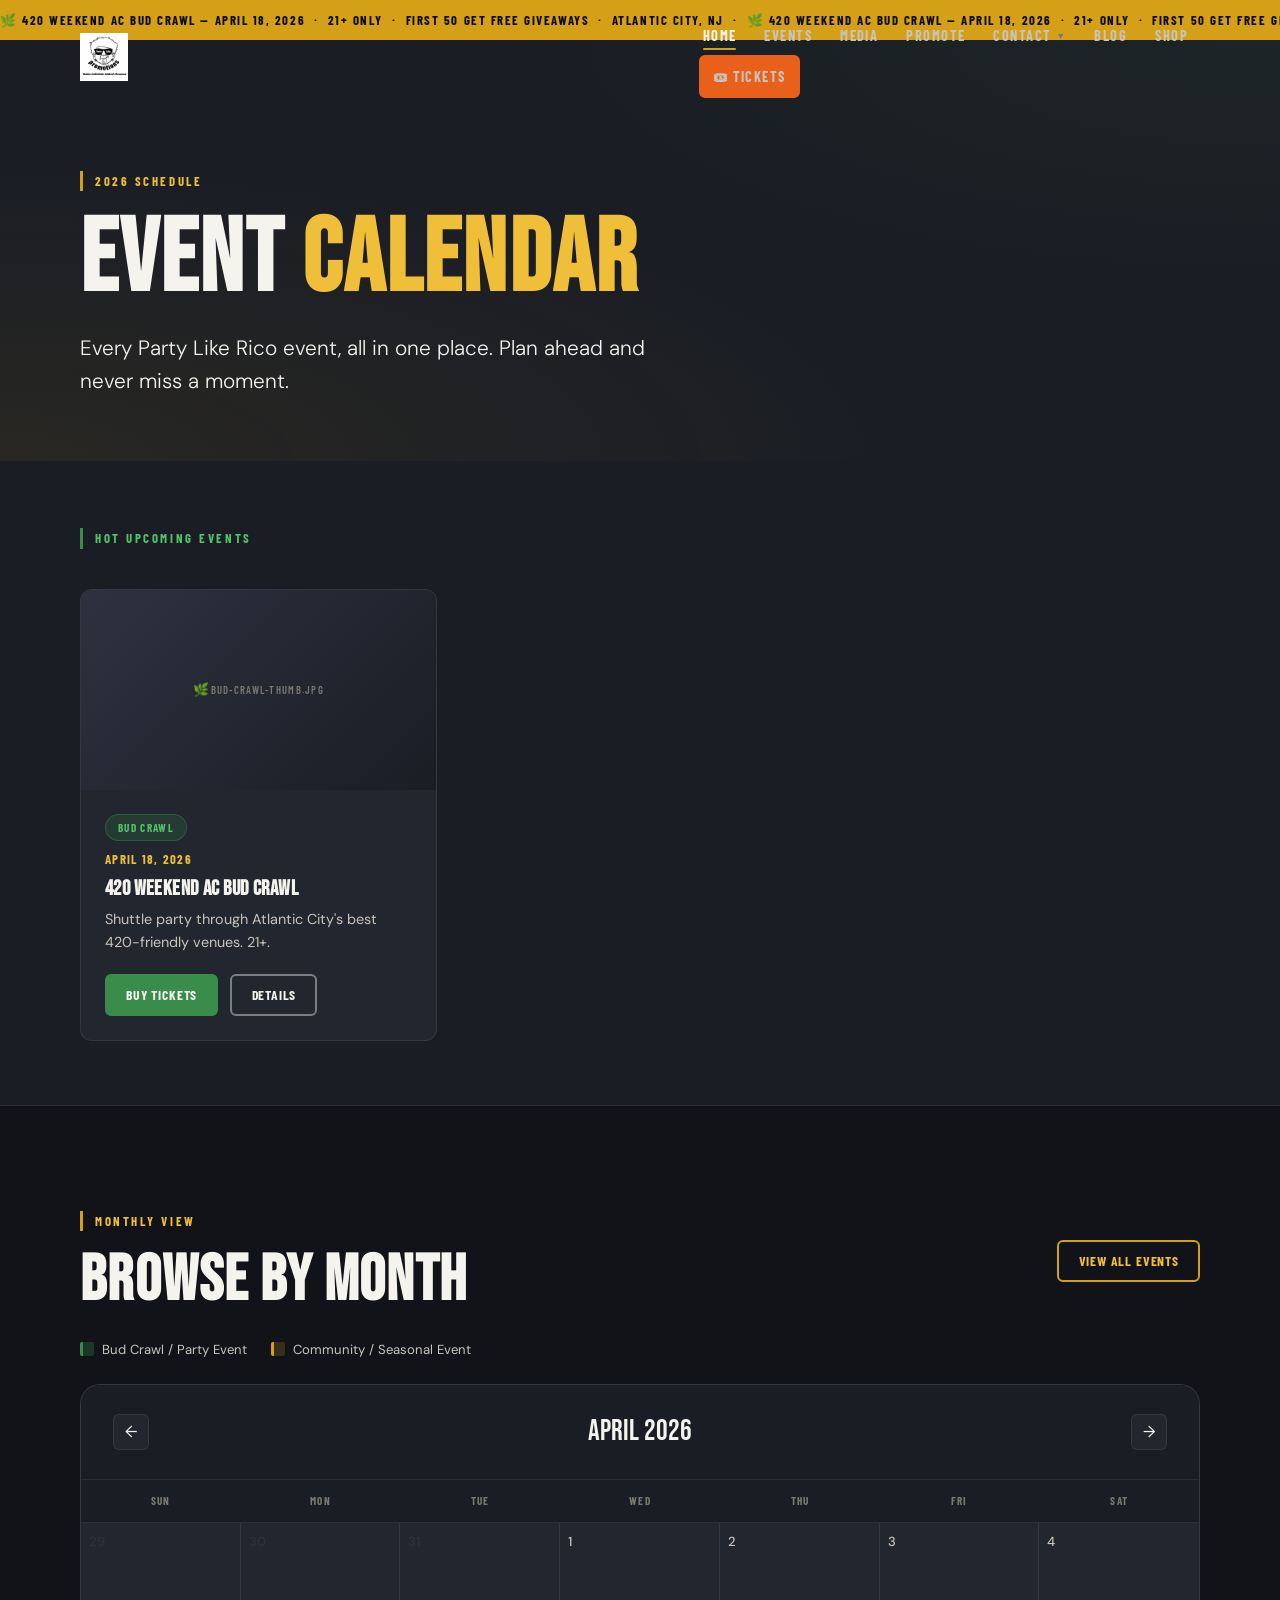
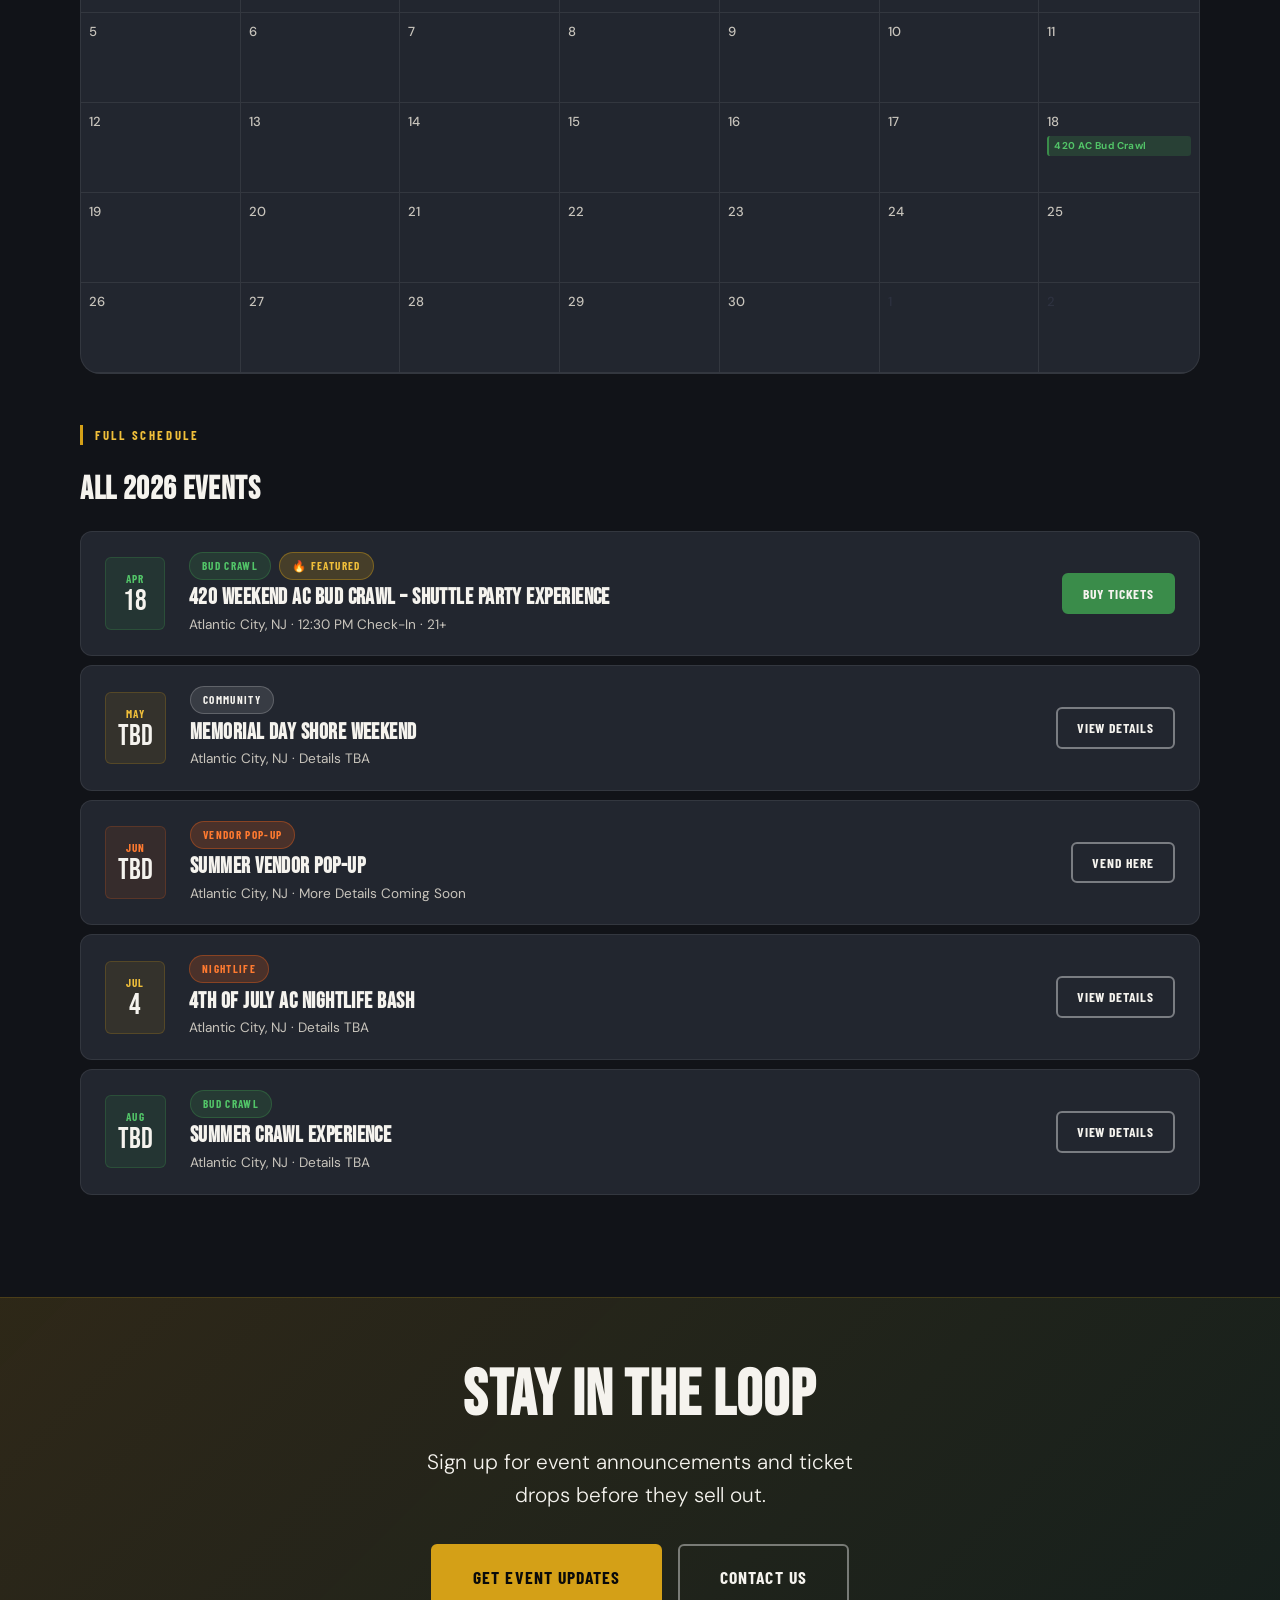
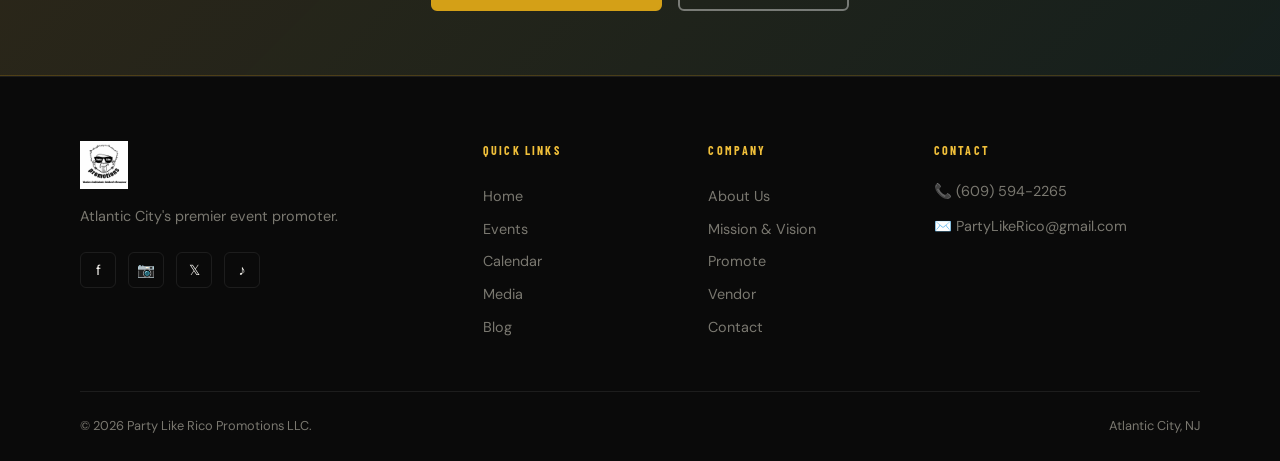
<file: calendar.html>
<!DOCTYPE html>
<html lang="en">
<head>
  <meta charset="UTF-8">
  <meta name="viewport" content="width=device-width, initial-scale=1.0">
  <title>Event Calendar 2026 | Party Like Rico Promotions LLC</title>
  <meta name="description" content="Browse the full 2026 event calendar for Party Like Rico Promotions — Atlantic City events, bud crawls, nightlife, community events, and more.">
  <link rel="icon" href="images/logo.png">
  <link rel="stylesheet" href="css/styles.css">
</head>
<body>

<div id="progress-bar"></div>

<!-- PROMO STRIP -->
<div class="promo-strip"><span class="promo-strip-inner">&#127807; 420 Weekend AC Bud Crawl &#8212; April 18, 2026 &nbsp;&middot;&nbsp; 21+ Only &nbsp;&middot;&nbsp; First 50 Get Free Giveaways &nbsp;&middot;&nbsp; Atlantic City, NJ &nbsp;&middot;&nbsp; &#127807; 420 Weekend AC Bud Crawl &#8212; April 18, 2026 &nbsp;&middot;&nbsp; 21+ Only &nbsp;&middot;&nbsp; First 50 Get Free Giveaways &nbsp;&middot;&nbsp; Atlantic City, NJ &nbsp;&middot;&nbsp;</span></div>

<header class="site-header">
  <div class="container header-inner">
    <a href="index.html" class="logo-link">
      <!-- Logo: place logo.png in /images/ folder -->
      <img src="images/logo.png" alt="Party Like Rico Promotions LLC" class="logo-img" onerror="this.style.display='none'">
      <div class="logo-text"><span class="logo-main">Party Like Rico</span><span class="logo-sub">Promotions LLC</span></div>
    </a>
    <nav class="main-nav">
      <ul>
        <li><a href="index.html" class="active">Home</a></li>
        <li><a href="events.html">Events</a></li>
        <li><a href="media.html">Media</a></li>
        <li><a href="promote.html">Promote</a></li>
        <li class="nav-item-dropdown">
          <a href="contact.html" class="nav-dropdown-trigger">Contact <span class="arrow">▼</span></a>
          <div class="nav-dropdown-menu">
            <a href="contact.html"><span class="dd-icon">✉️</span> Contact Us</a>
            <a href="about.html"><span class="dd-icon">👤</span> About Us</a>
            <a href="mission.html"><span class="dd-icon">🎯</span> Mission</a>
            <a href="mission.html#vision"><span class="dd-icon">🌟</span> Vision</a>
          </div>
        </li>
        <li><a href="blog.html">Blog</a></li>
        <li><a href="shop.html">Shop</a></li>
      </ul>
      <a href="event-detail.html" class="btn btn-orange nav-cta">🎟 Tickets</a>
    </nav>
    <button class="menu-toggle" aria-label="Toggle menu"><span></span><span></span><span></span></button>
  </div>
</header>
<div class="nav-overlay"></div>

<!-- PAGE HERO -->
<section class="page-hero">
  <div class="container page-hero-content">
    <div data-animate>
      <span class="section-label">2026 Schedule</span>
      <h1>Event <span class="text-gold">Calendar</span></h1>
      <p class="lead">Every Party Like Rico event, all in one place. Plan ahead and never miss a moment.</p>
    </div>
  </div>
</section>

<!-- UPCOMING HIGHLIGHTS -->
<section class="section-sm" style="background:var(--dark);border-bottom:1px solid var(--border);">
  <div class="container">
    <div data-animate>
      <span class="section-label green">Hot Upcoming Events</span>
    </div>
    <div class="events-grid mt-3">
      <div class="card" data-animate>
        <div class="card-img-placeholder">🌿<br><small>bud-crawl-thumb.jpg</small></div>
        <div class="card-body">
          <span class="badge badge-green" style="margin-bottom:0.5rem;">Bud Crawl</span>
          <span class="card-date" style="display:block;margin-bottom:0.5rem;">April 18, 2026</span>
          <h3>420 Weekend AC Bud Crawl</h3>
          <p>Shuttle party through Atlantic City's best 420-friendly venues. 21+.</p>
          <div class="card-actions">
            <a href="event-detail.html" class="btn btn-green btn-sm">Buy Tickets</a>
            <a href="event-detail.html" class="btn btn-outline btn-sm">Details</a>
          </div>
        </div>
      </div>
      <div class="card" data-animate data-delay="100">
        <div class="card-img-placeholder">🎉<br><small>memorial-day.jpg</small></div>
        <div class="card-body">
          <span class="badge badge-white" style="margin-bottom:0.5rem;">Community</span>
          <span class="card-date" style="display:block;margin-bottom:0.5rem;">May 2026 · TBD</span>
          <h3>Memorial Day Shore Weekend</h3>
          <p>Celebrate at the shore with Atlantic City's best Memorial Day event.</p>
          <div class="card-actions">
            <a href="events.html" class="btn btn-gold btn-sm">View Event</a>
          </div>
        </div>
      </div>
      <div class="card" data-animate data-delay="200">
        <div class="card-img-placeholder">🏪<br><small>vendor-popup.jpg</small></div>
        <div class="card-body">
          <span class="badge badge-orange" style="margin-bottom:0.5rem;">Pop-Up</span>
          <span class="card-date" style="display:block;margin-bottom:0.5rem;">June 2026 · TBD</span>
          <h3>Summer Vendor Pop-Up</h3>
          <p>Local vendors, exclusive products, food, and music.</p>
          <div class="card-actions">
            <a href="events.html" class="btn btn-orange btn-sm">Details</a>
          </div>
        </div>
      </div>
    </div>
  </div>
</section>

<!-- INTERACTIVE CALENDAR -->
<section class="section" style="background:var(--charcoal);">
  <div class="container">
    <div class="flex-between mb-3" data-animate>
      <div>
        <span class="section-label">Monthly View</span>
        <h2>Browse by Month</h2>
      </div>
      <a href="events.html" class="btn btn-outline-gold btn-sm">View All Events</a>
    </div>

    <!-- Calendar Legend -->
    <div style="display:flex;gap:1.5rem;flex-wrap:wrap;margin-bottom:1.5rem;" data-animate>
      <div style="display:flex;align-items:center;gap:0.5rem;font-size:0.82rem;color:var(--off);">
        <span style="display:block;width:14px;height:14px;background:rgba(58,140,74,0.3);border-left:3px solid var(--green);border-radius:2px;"></span>
        Bud Crawl / Party Event
      </div>
      <div style="display:flex;align-items:center;gap:0.5rem;font-size:0.82rem;color:var(--off);">
        <span style="display:block;width:14px;height:14px;background:rgba(212,160,23,0.2);border-left:3px solid var(--gold);border-radius:2px;"></span>
        Community / Seasonal Event
      </div>
    </div>

    <!-- Calendar Widget — controlled by JS main.js initCalendar() -->
    <!-- EVENTS ARE CONFIGURED IN js/main.js — update the 'events' array there -->
    <div class="calendar-wrap" data-animate>
      <div class="calendar-header">
        <button class="cal-nav-btn" id="cal-prev" aria-label="Previous month">&#8592;</button>
        <div class="cal-title" id="cal-title">April 2026</div>
        <button class="cal-nav-btn" id="cal-next" aria-label="Next month">&#8594;</button>
      </div>
      <div class="calendar-grid" id="calendar-grid">
        <!-- Dynamically rendered by main.js initCalendar() -->
      </div>
    </div>

    <!-- Schedule List View (below calendar for mobile) -->
    <div style="margin-top:3rem;" data-animate>
      <span class="section-label">Full Schedule</span>
      <h3 style="margin:0.75rem 0 1.5rem;">All 2026 Events</h3>

      <!-- Schedule Items -->
      <!-- REPLACE: Update with actual events as they're confirmed -->
      <div style="display:flex;flex-direction:column;gap:1px;">

        <div style="background:var(--dark2);border:1px solid var(--border);border-radius:var(--radius-lg);padding:1.25rem 1.5rem;display:flex;gap:1.5rem;align-items:center;transition:var(--transition);" class="schedule-row">
          <div style="background:rgba(58,140,74,0.15);border:1px solid rgba(58,140,74,0.3);border-radius:var(--radius);padding:0.75rem;text-align:center;min-width:60px;flex-shrink:0;">
            <div style="font-family:var(--font-sub);font-size:0.7rem;font-weight:700;letter-spacing:0.1em;text-transform:uppercase;color:var(--green-lt);">APR</div>
            <div style="font-family:var(--font-display);font-size:1.8rem;line-height:1;color:var(--white);">18</div>
          </div>
          <div style="flex:1;">
            <div style="display:flex;gap:0.5rem;flex-wrap:wrap;margin-bottom:0.4rem;">
              <span class="badge badge-green">Bud Crawl</span>
              <span class="badge badge-gold">🔥 Featured</span>
            </div>
            <h4 style="margin-bottom:0.25rem;">420 Weekend AC Bud Crawl – Shuttle Party Experience</h4>
            <p style="font-size:0.85rem;margin:0;">Atlantic City, NJ · 12:30 PM Check-In · 21+</p>
          </div>
          <div style="flex-shrink:0;">
            <a href="event-detail.html" class="btn btn-green btn-sm">Buy Tickets</a>
          </div>
        </div>

        <div style="background:var(--dark2);border:1px solid var(--border);border-radius:var(--radius-lg);padding:1.25rem 1.5rem;display:flex;gap:1.5rem;align-items:center;margin-top:0.5rem;" class="schedule-row">
          <div style="background:rgba(212,160,23,0.1);border:1px solid rgba(212,160,23,0.2);border-radius:var(--radius);padding:0.75rem;text-align:center;min-width:60px;flex-shrink:0;">
            <div style="font-family:var(--font-sub);font-size:0.7rem;font-weight:700;letter-spacing:0.1em;text-transform:uppercase;color:var(--gold-lt);">MAY</div>
            <div style="font-family:var(--font-display);font-size:1.8rem;line-height:1;color:var(--white);">TBD</div>
          </div>
          <div style="flex:1;">
            <div style="margin-bottom:0.4rem;"><span class="badge badge-white">Community</span></div>
            <h4 style="margin-bottom:0.25rem;">Memorial Day Shore Weekend</h4>
            <p style="font-size:0.85rem;margin:0;">Atlantic City, NJ · Details TBA</p>
          </div>
          <div style="flex-shrink:0;"><a href="events.html" class="btn btn-outline btn-sm">View Details</a></div>
        </div>

        <div style="background:var(--dark2);border:1px solid var(--border);border-radius:var(--radius-lg);padding:1.25rem 1.5rem;display:flex;gap:1.5rem;align-items:center;margin-top:0.5rem;">
          <div style="background:rgba(232,96,26,0.1);border:1px solid rgba(232,96,26,0.2);border-radius:var(--radius);padding:0.75rem;text-align:center;min-width:60px;flex-shrink:0;">
            <div style="font-family:var(--font-sub);font-size:0.7rem;font-weight:700;letter-spacing:0.1em;text-transform:uppercase;color:var(--orange-lt);">JUN</div>
            <div style="font-family:var(--font-display);font-size:1.8rem;line-height:1;color:var(--white);">TBD</div>
          </div>
          <div style="flex:1;">
            <div style="margin-bottom:0.4rem;"><span class="badge badge-orange">Vendor Pop-Up</span></div>
            <h4 style="margin-bottom:0.25rem;">Summer Vendor Pop-Up</h4>
            <p style="font-size:0.85rem;margin:0;">Atlantic City, NJ · More Details Coming Soon</p>
          </div>
          <div style="flex-shrink:0;"><a href="vendor.html" class="btn btn-outline btn-sm">Vend Here</a></div>
        </div>

        <div style="background:var(--dark2);border:1px solid var(--border);border-radius:var(--radius-lg);padding:1.25rem 1.5rem;display:flex;gap:1.5rem;align-items:center;margin-top:0.5rem;">
          <div style="background:rgba(212,160,23,0.1);border:1px solid rgba(212,160,23,0.2);border-radius:var(--radius);padding:0.75rem;text-align:center;min-width:60px;flex-shrink:0;">
            <div style="font-family:var(--font-sub);font-size:0.7rem;font-weight:700;letter-spacing:0.1em;text-transform:uppercase;color:var(--gold-lt);">JUL</div>
            <div style="font-family:var(--font-display);font-size:1.8rem;line-height:1;color:var(--white);">4</div>
          </div>
          <div style="flex:1;">
            <div style="margin-bottom:0.4rem;"><span class="badge badge-orange">Nightlife</span></div>
            <h4 style="margin-bottom:0.25rem;">4th of July AC Nightlife Bash</h4>
            <p style="font-size:0.85rem;margin:0;">Atlantic City, NJ · Details TBA</p>
          </div>
          <div style="flex-shrink:0;"><a href="events.html" class="btn btn-outline btn-sm">View Details</a></div>
        </div>

        <div style="background:var(--dark2);border:1px solid var(--border);border-radius:var(--radius-lg);padding:1.25rem 1.5rem;display:flex;gap:1.5rem;align-items:center;margin-top:0.5rem;">
          <div style="background:rgba(58,140,74,0.15);border:1px solid rgba(58,140,74,0.3);border-radius:var(--radius);padding:0.75rem;text-align:center;min-width:60px;flex-shrink:0;">
            <div style="font-family:var(--font-sub);font-size:0.7rem;font-weight:700;letter-spacing:0.1em;text-transform:uppercase;color:var(--green-lt);">AUG</div>
            <div style="font-family:var(--font-display);font-size:1.8rem;line-height:1;color:var(--white);">TBD</div>
          </div>
          <div style="flex:1;">
            <div style="margin-bottom:0.4rem;"><span class="badge badge-green">Bud Crawl</span></div>
            <h4 style="margin-bottom:0.25rem;">Summer Crawl Experience</h4>
            <p style="font-size:0.85rem;margin:0;">Atlantic City, NJ · Details TBA</p>
          </div>
          <div style="flex-shrink:0;"><a href="events.html" class="btn btn-outline btn-sm">View Details</a></div>
        </div>

      </div>
    </div>
  </div>
</section>

<!-- CTA -->
<div class="cta-band">
  <div class="container text-center">
    <h2>Stay in the Loop</h2>
    <p class="lead" style="max-width:440px;margin:0 auto 2rem;">Sign up for event announcements and ticket drops before they sell out.</p>
    <div class="btn-group" style="justify-content:center;">
      <a href="index.html#newsletter-form" class="btn btn-gold btn-lg">Get Event Updates</a>
      <a href="contact.html" class="btn btn-outline btn-lg">Contact Us</a>
    </div>
  </div>
</div>

<!-- FOOTER -->
<footer class="site-footer">
  <div class="container">
    <div class="footer-grid">
      <div class="footer-brand">
        <a href="index.html" class="logo-link" style="margin-bottom:1rem;">
          <img src="images/logo.png" alt="Party Like Rico" class="logo-img" onerror="this.style.display='none'">
          <div class="logo-text"><span class="logo-main">Party Like Rico</span><span class="logo-sub">Promotions LLC</span></div>
        </a>
        <p>Atlantic City's premier event promoter.</p>
        <div class="footer-social"><a href="#" class="social-btn">f</a><a href="#" class="social-btn">📷</a><a href="#" class="social-btn">𝕏</a><a href="#" class="social-btn">♪</a></div>
      </div>
      <div class="footer-col"><h5>Quick Links</h5><nav class="footer-nav"><a href="index.html">Home</a><a href="events.html">Events</a><a href="calendar.html">Calendar</a><a href="media.html">Media</a><a href="blog.html">Blog</a></nav></div>
      <div class="footer-col"><h5>Company</h5><nav class="footer-nav"><a href="about.html">About Us</a><a href="mission.html">Mission &amp; Vision</a><a href="promote.html">Promote</a><a href="vendor.html">Vendor</a><a href="contact.html">Contact</a></nav></div>
      <div class="footer-col"><h5>Contact</h5><div class="footer-contact-info"><a href="tel:6095942265">📞 (609) 594-2265</a><a href="mailto:PartyLikeRico@gmail.com">✉️ PartyLikeRico@gmail.com</a></div></div>
    </div>
    <div class="footer-bottom"><span>© 2026 Party Like Rico Promotions LLC.</span><span>Atlantic City, NJ</span></div>
  </div>
</footer>

<script src="js/main.js"></script>
</body>
</html>
</file>
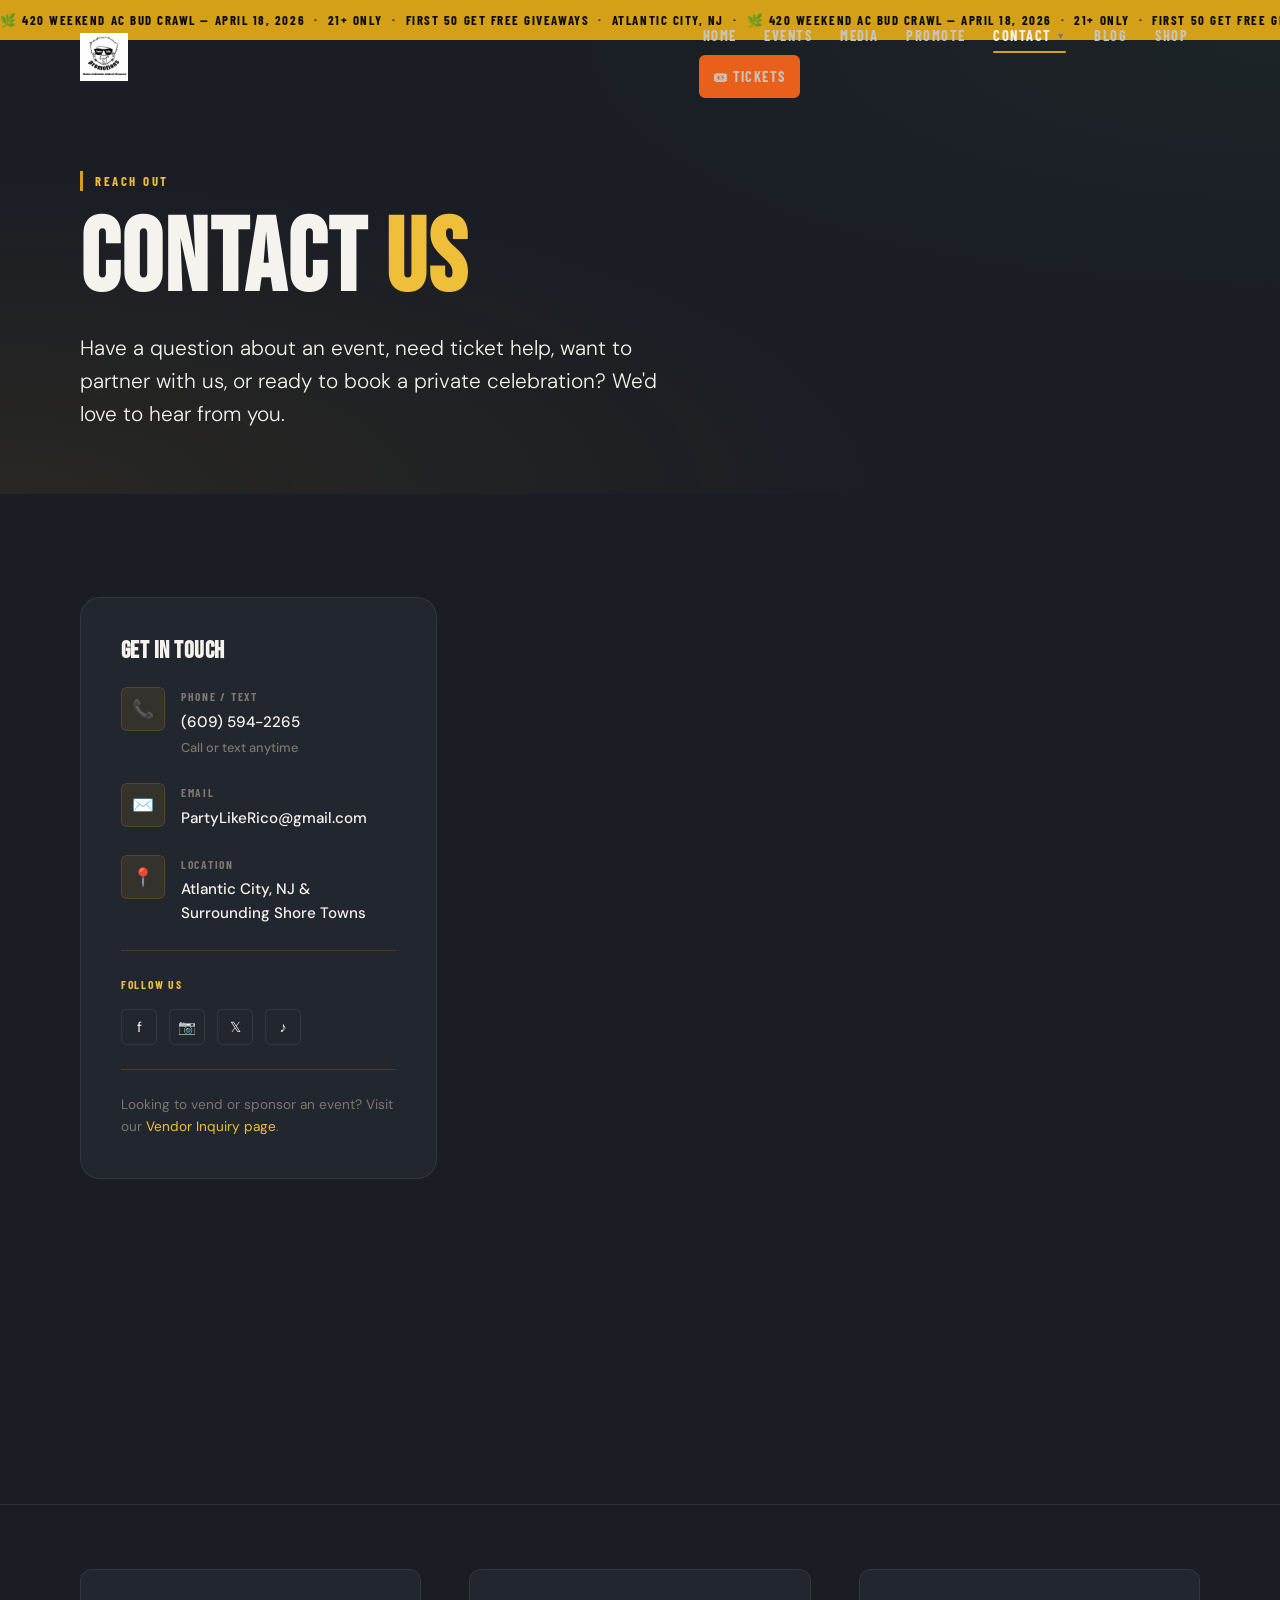
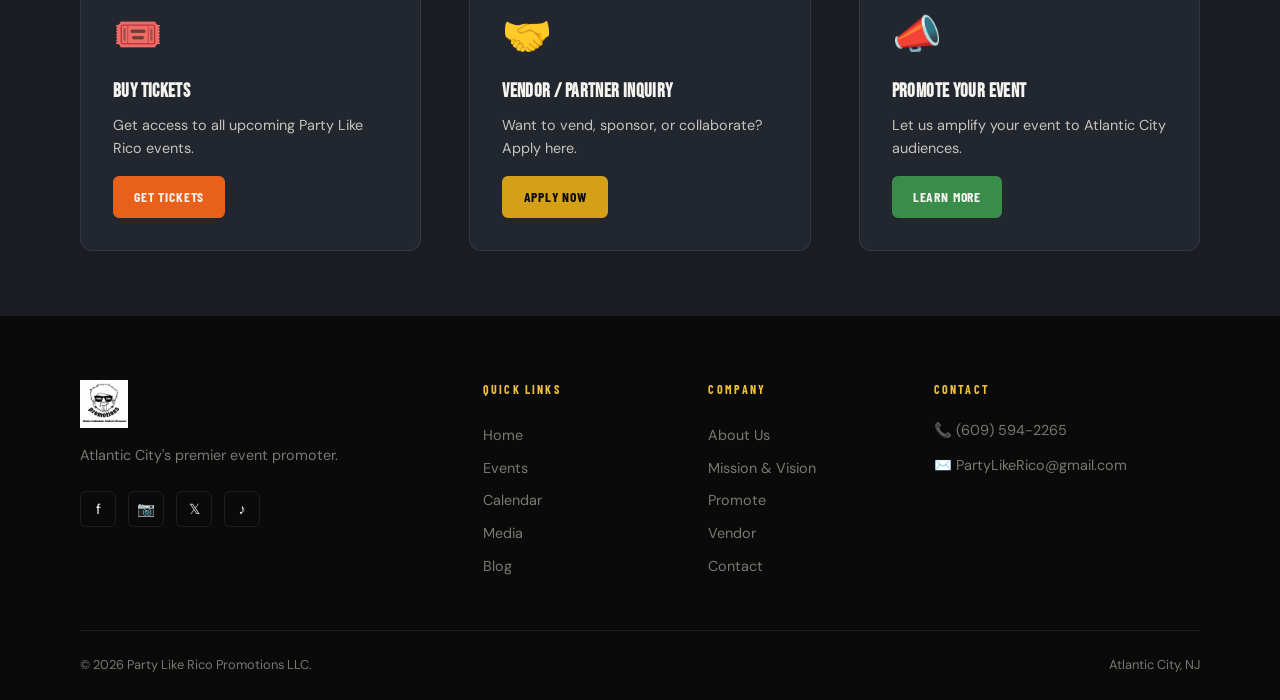
<file: contact.html>
<!DOCTYPE html>
<html lang="en">
<head>
  <meta charset="UTF-8">
  <meta name="viewport" content="width=device-width, initial-scale=1.0">
  <title>Contact Us | Party Like Rico Promotions LLC</title>
  <meta name="description" content="Get in touch with Party Like Rico Promotions LLC — Atlantic City event questions, ticket help, vendor inquiries, partnerships, and more.">
  <link rel="icon" href="images/logo.png">
  <link rel="stylesheet" href="css/styles.css">
</head>
<body>

<div id="progress-bar"></div>

<!-- PROMO STRIP -->
<div class="promo-strip"><span class="promo-strip-inner">&#127807; 420 Weekend AC Bud Crawl &#8212; April 18, 2026 &nbsp;&middot;&nbsp; 21+ Only &nbsp;&middot;&nbsp; First 50 Get Free Giveaways &nbsp;&middot;&nbsp; Atlantic City, NJ &nbsp;&middot;&nbsp; &#127807; 420 Weekend AC Bud Crawl &#8212; April 18, 2026 &nbsp;&middot;&nbsp; 21+ Only &nbsp;&middot;&nbsp; First 50 Get Free Giveaways &nbsp;&middot;&nbsp; Atlantic City, NJ &nbsp;&middot;&nbsp;</span></div>

<header class="site-header">
  <div class="container header-inner">
    <a href="index.html" class="logo-link">
      <!-- Logo: place logo.png in /images/ folder -->
      <img src="images/logo.png" alt="Party Like Rico Promotions LLC" class="logo-img" onerror="this.style.display='none'">
      <div class="logo-text"><span class="logo-main">Party Like Rico</span><span class="logo-sub">Promotions LLC</span></div>
    </a>
    <nav class="main-nav">
      <ul>
        <li><a href="index.html">Home</a></li>
        <li><a href="events.html">Events</a></li>
        <li><a href="media.html">Media</a></li>
        <li><a href="promote.html">Promote</a></li>
        <li class="nav-item-dropdown">
          <a href="contact.html" class="nav-dropdown-trigger active">Contact <span class="arrow">▼</span></a>
          <div class="nav-dropdown-menu">
            <a href="contact.html"><span class="dd-icon">✉️</span> Contact Us</a>
            <a href="about.html"><span class="dd-icon">👤</span> About Us</a>
            <a href="mission.html"><span class="dd-icon">🎯</span> Mission</a>
            <a href="mission.html#vision"><span class="dd-icon">🌟</span> Vision</a>
          </div>
        </li>
        <li><a href="blog.html">Blog</a></li>
        <li><a href="shop.html">Shop</a></li>
      </ul>
      <a href="event-detail.html" class="btn btn-orange nav-cta">🎟 Tickets</a>
    </nav>
    <button class="menu-toggle" aria-label="Toggle menu"><span></span><span></span><span></span></button>
  </div>
</header>
<div class="nav-overlay"></div>

<!-- PAGE HERO -->
<section class="page-hero">
  <div class="container page-hero-content">
    <div data-animate>
      <span class="section-label">Reach Out</span>
      <h1>Contact <span class="text-gold">Us</span></h1>
      <p class="lead">Have a question about an event, need ticket help, want to partner with us, or ready to book a private celebration? We'd love to hear from you.</p>
    </div>
  </div>
</section>

<!-- CONTACT LAYOUT -->
<section class="form-section section">
  <div class="container">
    <div class="contact-layout">

      <!-- Sidebar -->
      <div class="contact-sidebar" data-animate>
        <h3>Get In Touch</h3>

        <div class="contact-item">
          <div class="icon">📞</div>
          <div>
            <h5>Phone / Text</h5>
            <!-- REPLACE: with your actual phone number -->
            <a href="tel:6095942265">(609) 594-2265</a>
            <p style="font-size:0.8rem;color:var(--muted);margin-top:0.2rem;">Call or text anytime</p>
          </div>
        </div>

        <div class="contact-item">
          <div class="icon">✉️</div>
          <div>
            <h5>Email</h5>
            <!-- REPLACE: with your actual email -->
            <a href="mailto:PartyLikeRico@gmail.com">PartyLikeRico@gmail.com</a>
          </div>
        </div>

        <div class="contact-item">
          <div class="icon">📍</div>
          <div>
            <h5>Location</h5>
            <p>Atlantic City, NJ &amp; Surrounding Shore Towns</p>
          </div>
        </div>

        <hr class="gold" style="margin:1.5rem 0;">

        <h5 style="font-family:var(--font-sub);font-size:0.72rem;font-weight:700;letter-spacing:0.15em;text-transform:uppercase;color:var(--gold-lt);margin-bottom:1rem;">Follow Us</h5>
        <!-- REPLACE: with actual social media links -->
        <div style="display:flex;gap:0.75rem;flex-wrap:wrap;">
          <a href="#" class="social-btn" aria-label="Facebook">f</a>
          <a href="#" class="social-btn" aria-label="Instagram">📷</a>
          <a href="#" class="social-btn" aria-label="X/Twitter">𝕏</a>
          <a href="#" class="social-btn" aria-label="TikTok">♪</a>
        </div>

        <hr class="gold" style="margin:1.5rem 0;">

        <p style="font-size:0.85rem;color:var(--muted);">Looking to vend or sponsor an event? Visit our <a href="vendor.html" style="color:var(--gold-lt);">Vendor Inquiry page</a>.</p>
      </div>

      <!-- Contact Form -->
      <div data-animate data-delay="100">
        <div class="form-card">
          <span class="section-label" style="margin-bottom:1rem;">Send a Message</span>
          <h3 style="margin-bottom:0.5rem;font-size:1.8rem;">How Can We Help?</h3>
          <p style="margin-bottom:2rem;">Fill out the form below and we'll get back to you as soon as possible.</p>

          <!-- ============================================================
               NETLIFY FORM SETUP
               This form is ready for Netlify Forms.
               – The data-netlify="true" attribute enables form collection.
               – The hidden input "form-name" identifies the form.
               – On deploy to Netlify, submissions appear in your dashboard.
               – To add email notifications, go to Site Settings > Forms.
               ============================================================ -->
          <form
            name="contact"
            method="POST"
            data-netlify="true"
            action="/thank-you.html"
            id="contact-form"
          >
            <input type="hidden" name="form-name" value="contact">

            <div class="form-row">
              <div class="form-group">
                <label for="full-name">Full Name *</label>
                <input type="text" id="full-name" name="full-name" placeholder="Your full name" required>
              </div>
              <div class="form-group">
                <label for="email">Email Address *</label>
                <input type="email" id="email" name="email" placeholder="your@email.com" required>
              </div>
            </div>

            <div class="form-row">
              <div class="form-group">
                <label for="phone">Phone Number</label>
                <input type="tel" id="phone" name="phone" placeholder="(609) 000-0000">
              </div>
              <div class="form-group">
                <label for="subject">Subject</label>
                <input type="text" id="subject" name="subject" placeholder="What's this about?">
              </div>
            </div>

            <div class="form-group">
              <label for="inquiry-type">Inquiry Type *</label>
              <select id="inquiry-type" name="inquiry-type" required>
                <option value="" disabled selected>Select an inquiry type...</option>
                <option value="general">General Question</option>
                <option value="ticket-help">Ticket Help</option>
                <option value="vendor">Vendor Inquiry</option>
                <option value="sponsorship">Sponsorship</option>
                <option value="partnership">Partnership</option>
                <option value="event-promotion">Event Promotion</option>
                <option value="private-event">Private Event Inquiry</option>
              </select>
            </div>

            <div class="form-group">
              <label for="message">Message *</label>
              <textarea id="message" name="message" placeholder="Tell us what you need — we're here to help!" required></textarea>
            </div>

            <!-- Netlify honeypot to catch spam -->
            <div style="display:none;">
              <label>Don't fill this out: <input name="bot-field"></label>
            </div>

            <button type="submit" class="btn btn-gold btn-lg btn-block">Send Message ✉️</button>
          </form>

          <!-- Success state — shown after Netlify redirect or JS confirmation -->
          <div class="form-success" id="form-success">
            <div class="form-success-icon">✅</div>
            <h3 class="text-gold">Message Sent!</h3>
            <p>Thanks for reaching out. We'll get back to you within 24–48 hours.</p>
            <a href="index.html" class="btn btn-outline-gold mt-3">Back to Home</a>
          </div>
        </div>
      </div>

    </div><!-- /contact-layout -->
  </div>
</section>

<!-- QUICK LINKS BELOW FORM -->
<section class="section-sm" style="background:var(--dark);border-top:1px solid var(--border);">
  <div class="container">
    <div class="grid-3" data-animate>
      <div class="why-item">
        <span class="why-icon">🎟️</span>
        <h4>Buy Tickets</h4>
        <p>Get access to all upcoming Party Like Rico events.</p>
        <a href="event-detail.html" class="btn btn-orange btn-sm mt-2">Get Tickets</a>
      </div>
      <div class="why-item">
        <span class="why-icon">🤝</span>
        <h4>Vendor / Partner Inquiry</h4>
        <p>Want to vend, sponsor, or collaborate? Apply here.</p>
        <a href="vendor.html" class="btn btn-gold btn-sm mt-2">Apply Now</a>
      </div>
      <div class="why-item">
        <span class="why-icon">📣</span>
        <h4>Promote Your Event</h4>
        <p>Let us amplify your event to Atlantic City audiences.</p>
        <a href="promote.html" class="btn btn-green btn-sm mt-2">Learn More</a>
      </div>
    </div>
  </div>
</section>

<!-- FOOTER -->
<footer class="site-footer">
  <div class="container">
    <div class="footer-grid">
      <div class="footer-brand">
        <a href="index.html" class="logo-link" style="margin-bottom:1rem;">
          <img src="images/logo.png" alt="Party Like Rico" class="logo-img" onerror="this.style.display='none'">
          <div class="logo-text"><span class="logo-main">Party Like Rico</span><span class="logo-sub">Promotions LLC</span></div>
        </a>
        <p>Atlantic City's premier event promoter.</p>
        <div class="footer-social"><a href="#" class="social-btn">f</a><a href="#" class="social-btn">📷</a><a href="#" class="social-btn">𝕏</a><a href="#" class="social-btn">♪</a></div>
      </div>
      <div class="footer-col"><h5>Quick Links</h5><nav class="footer-nav"><a href="index.html">Home</a><a href="events.html">Events</a><a href="calendar.html">Calendar</a><a href="media.html">Media</a><a href="blog.html">Blog</a></nav></div>
      <div class="footer-col"><h5>Company</h5><nav class="footer-nav"><a href="about.html">About Us</a><a href="mission.html">Mission &amp; Vision</a><a href="promote.html">Promote</a><a href="vendor.html">Vendor</a><a href="contact.html">Contact</a></nav></div>
      <div class="footer-col"><h5>Contact</h5><div class="footer-contact-info"><a href="tel:6095942265">📞 (609) 594-2265</a><a href="mailto:PartyLikeRico@gmail.com">✉️ PartyLikeRico@gmail.com</a></div></div>
    </div>
    <div class="footer-bottom"><span>© 2026 Party Like Rico Promotions LLC.</span><span>Atlantic City, NJ</span></div>
  </div>
</footer>

<script src="js/main.js"></script>
</body>
</html>
</file>
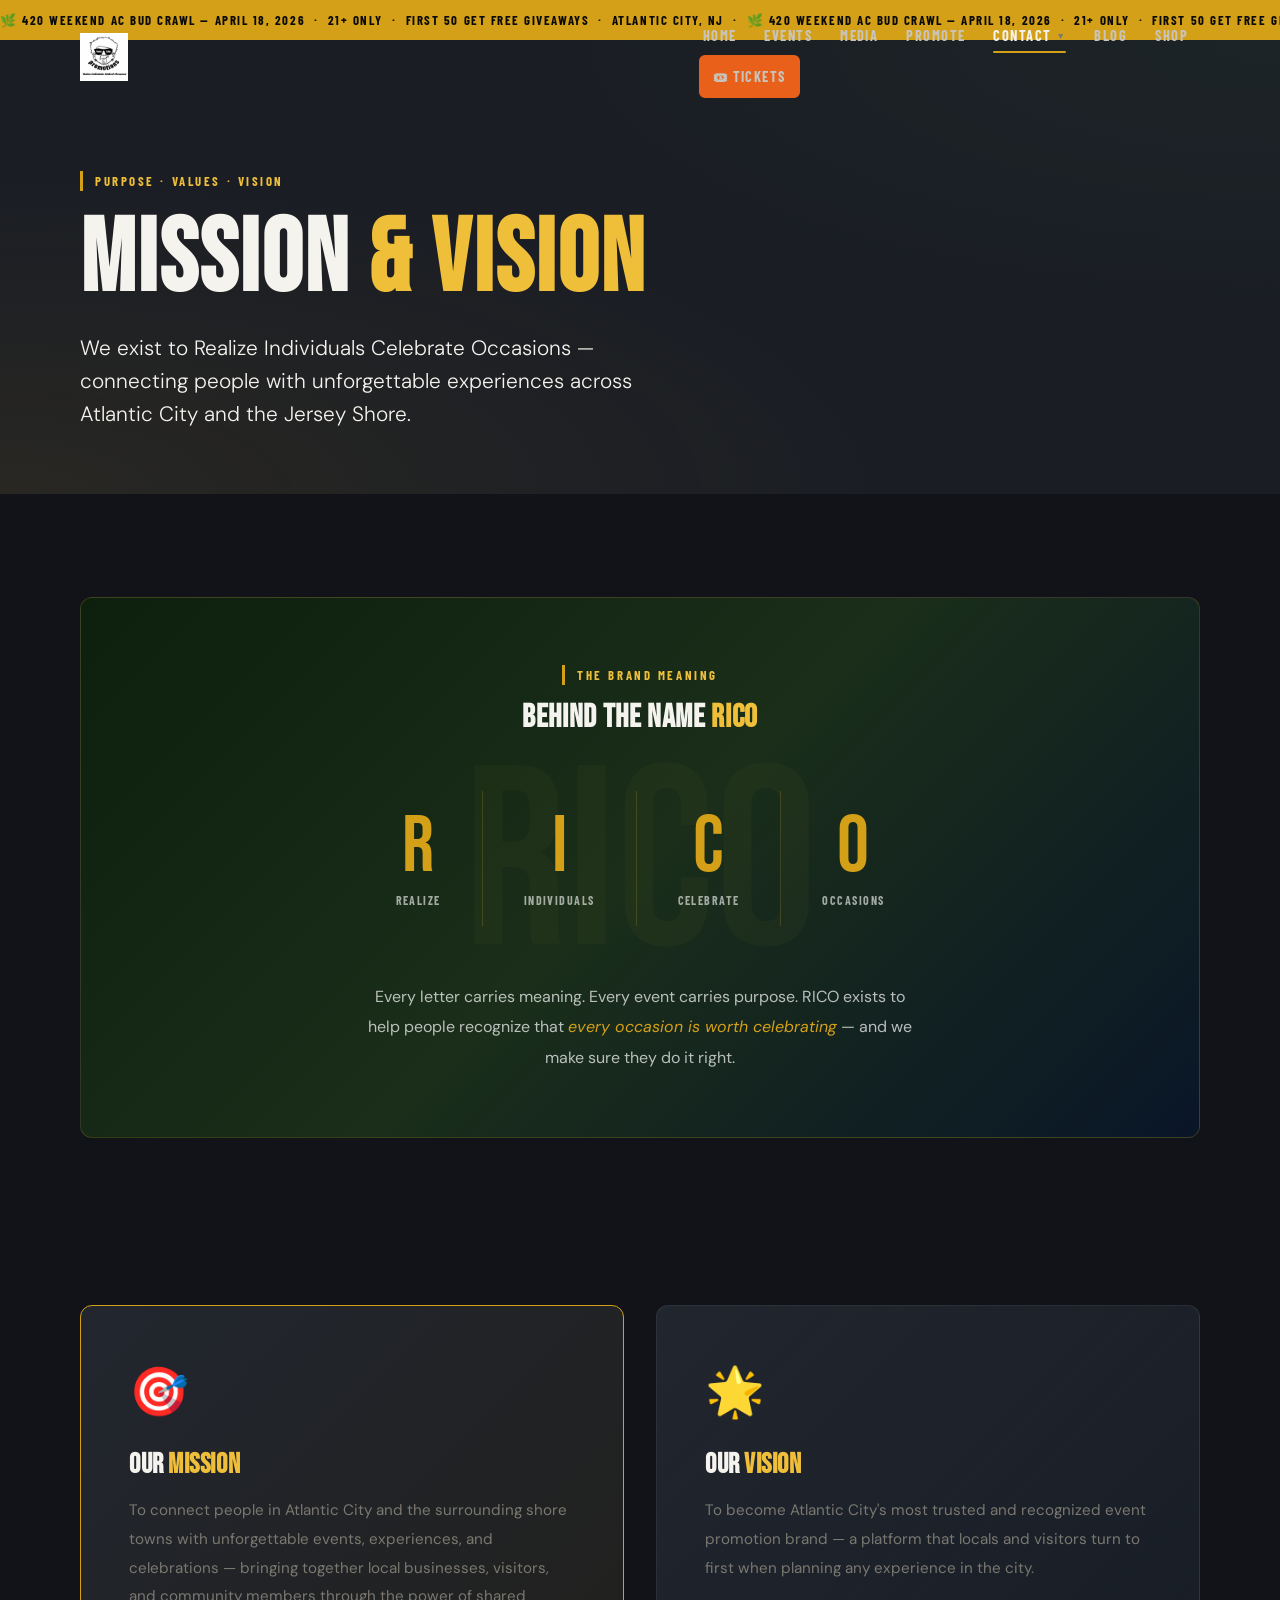
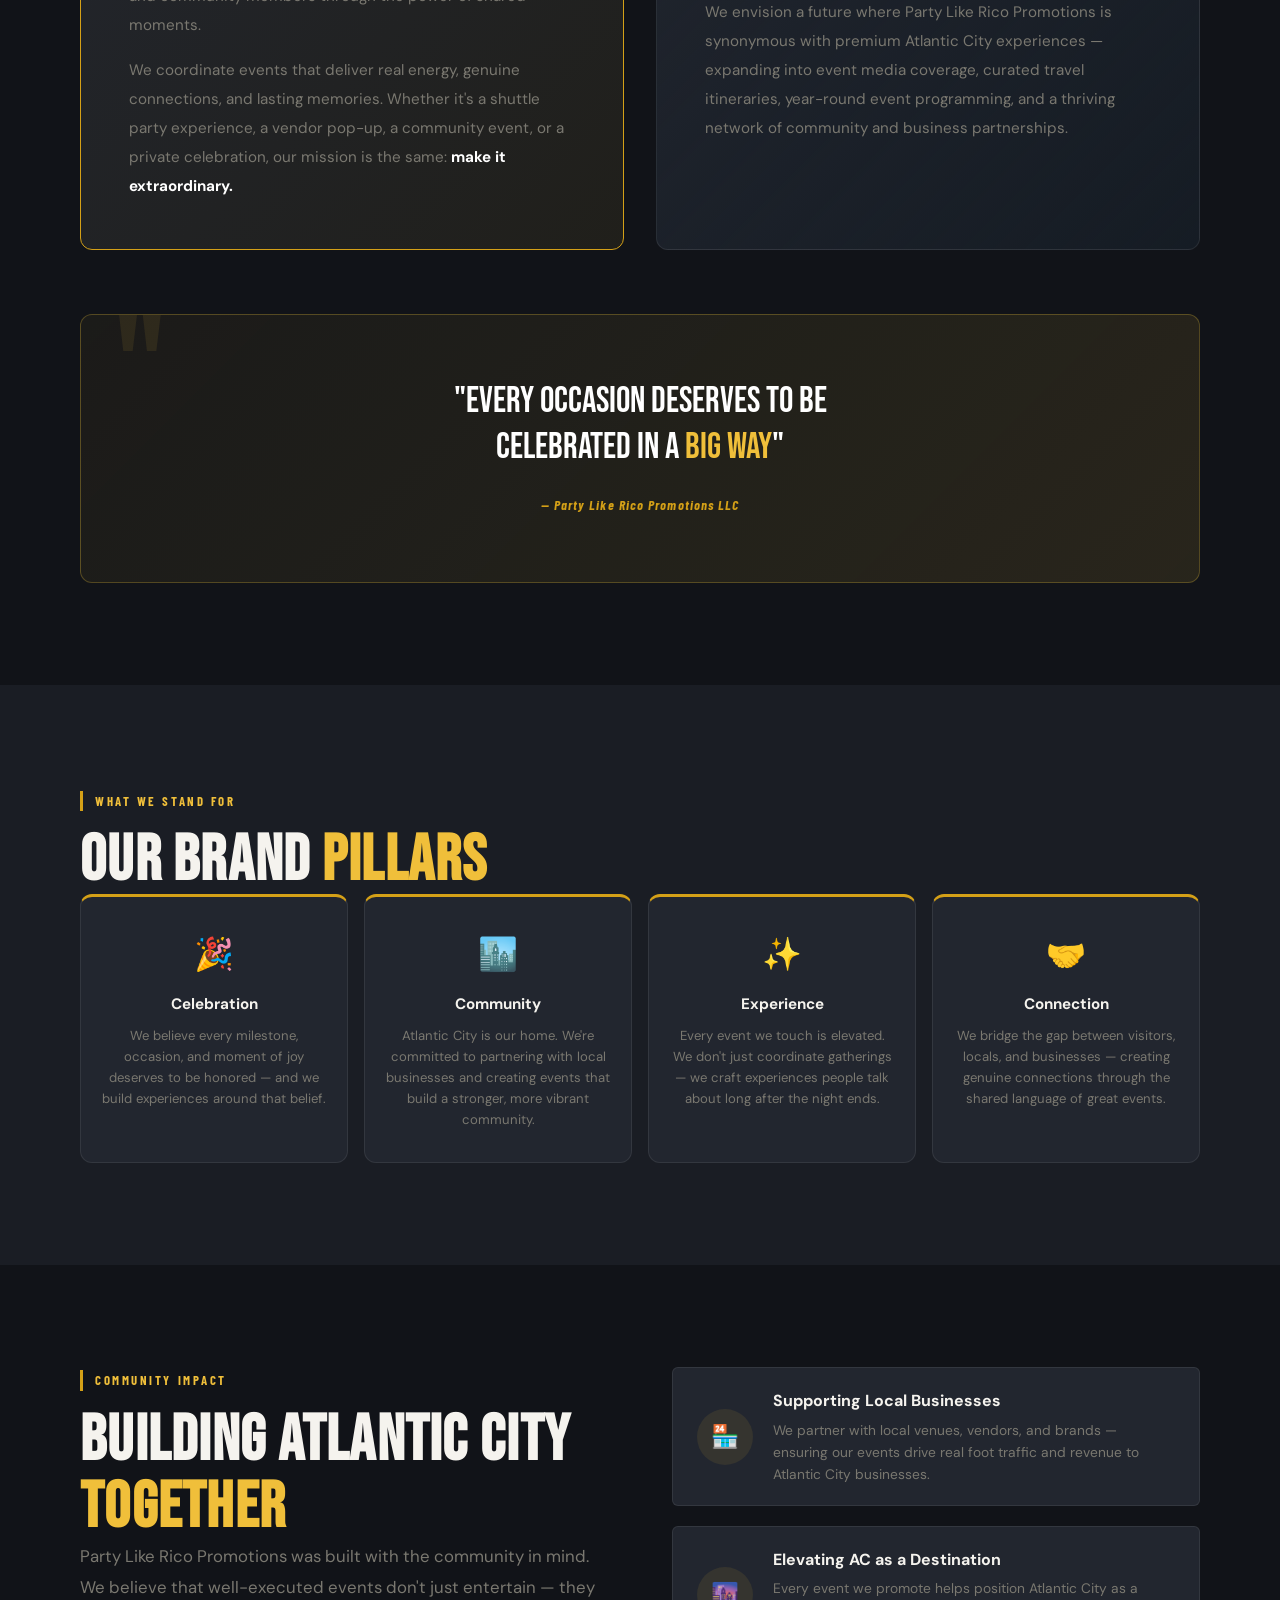
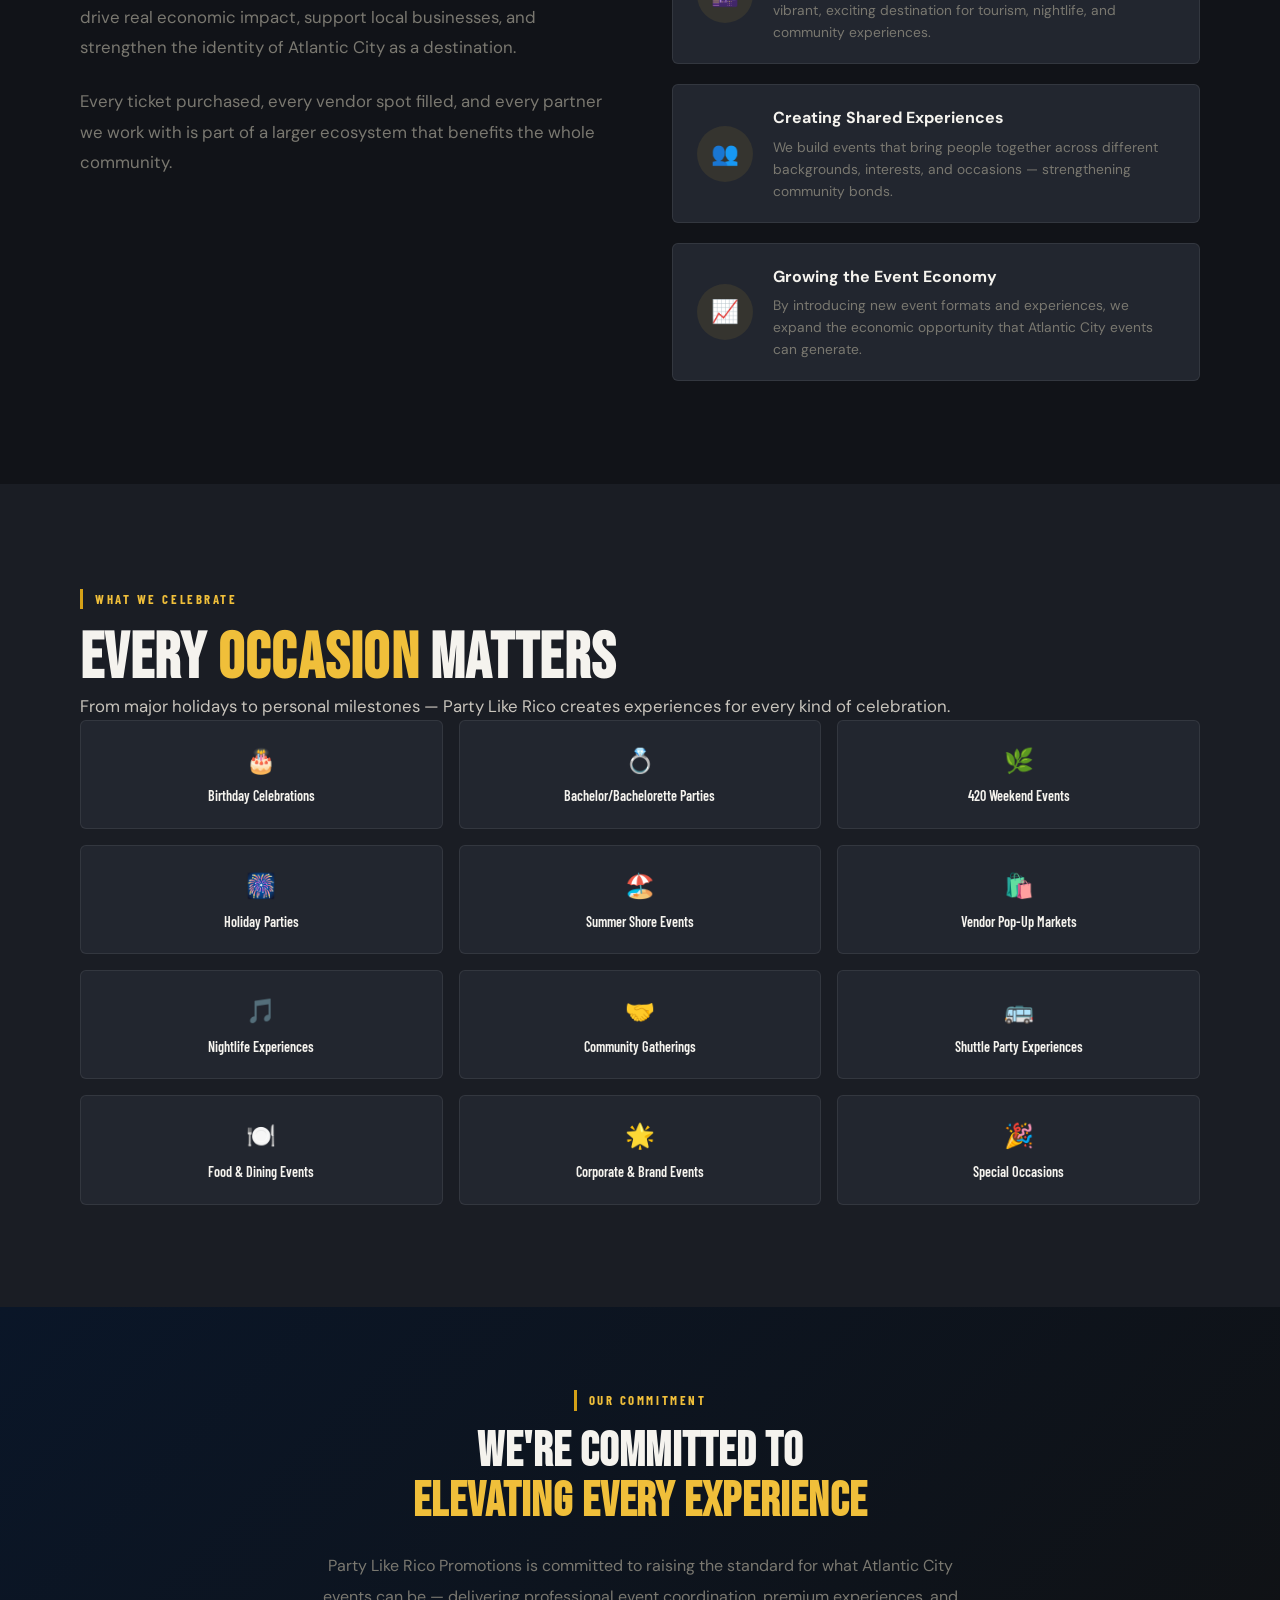
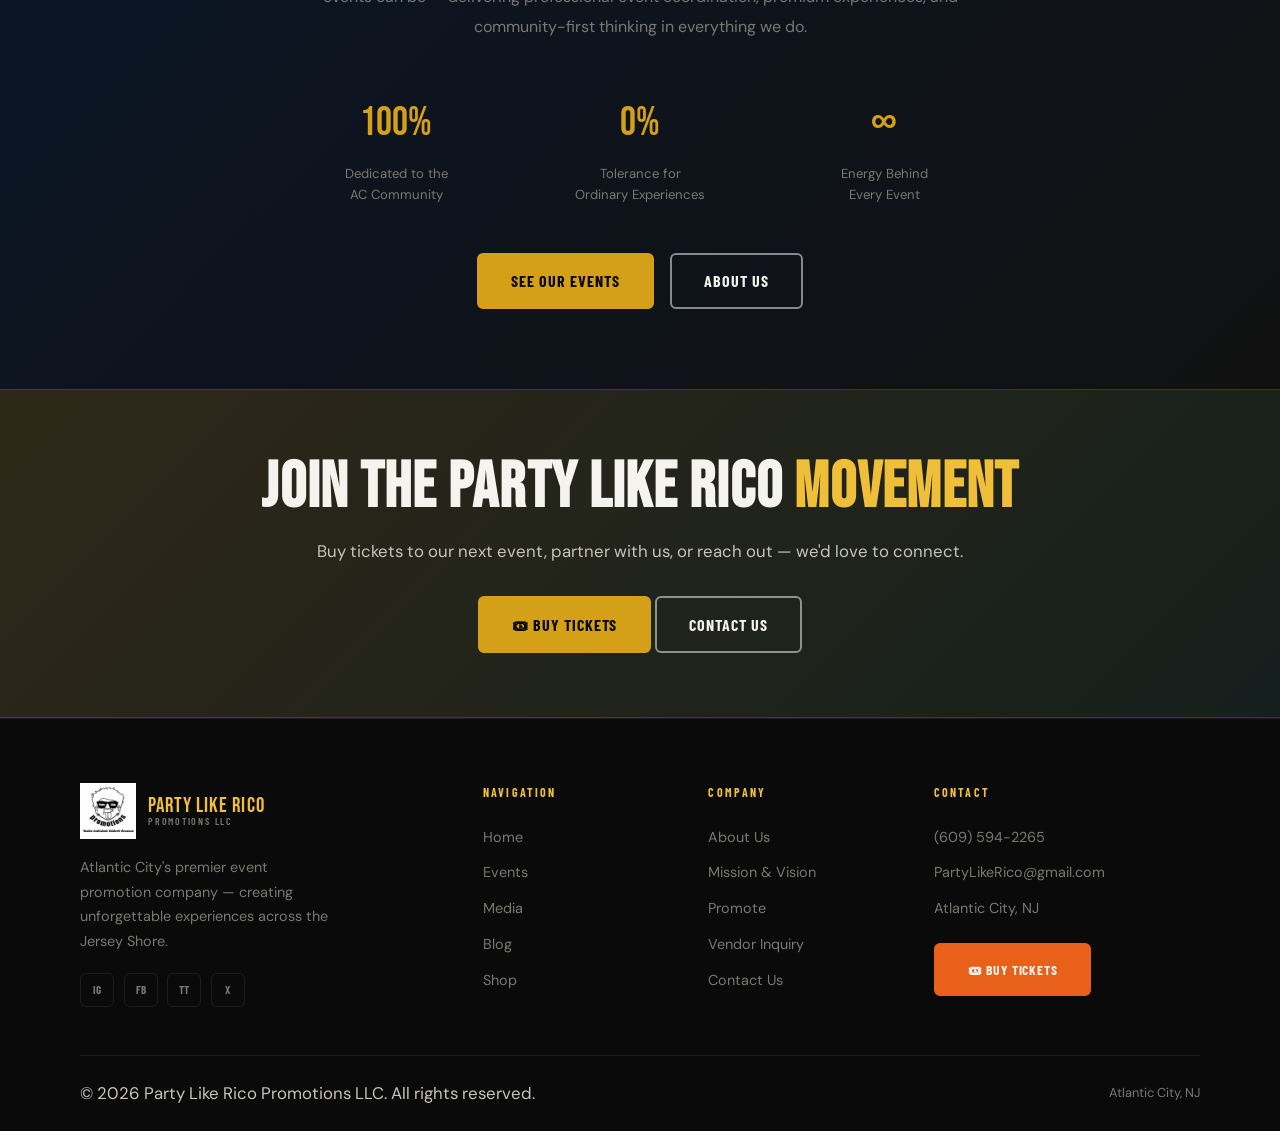
<file: mission.html>
<!DOCTYPE html>
<html lang="en">
<head>
  <meta charset="UTF-8">
  <meta name="viewport" content="width=device-width, initial-scale=1.0">
  <title>Mission &amp; Vision | Party Like Rico Promotions LLC</title>
  <meta name="description" content="The mission, vision, and brand values behind Party Like Rico Promotions LLC — Realize Individuals Celebrate Occasions.">
  <meta property="og:title" content="Mission &amp; Vision | Party Like Rico Promotions LLC">
  <meta property="og:description" content="Realize Individuals Celebrate Occasions — the mission and vision driving Party Like Rico Promotions.">
  <meta property="og:image" content="images/og-image.jpg">
  <link rel="icon" href="images/logo.png">
  <link rel="stylesheet" href="css/styles.css">
  <style>
    /* ── Mission page extras ── */

    /* RICO acronym hero block */
    .rico-hero {
      background: linear-gradient(135deg, #0d1f0d, #1a2e1a, #0a1628);
      border-radius: var(--radius-lg);
      padding: 4rem;
      text-align: center;
      position: relative;
      overflow: hidden;
      margin-bottom: 4rem;
      border: 1px solid rgba(212,175,55,0.2);
    }
    .rico-hero::before {
      content: 'RICO';
      position: absolute;
      font-family: var(--font-display);
      font-size: 20vw;
      color: rgba(212,175,55,0.04);
      top: 50%;
      left: 50%;
      transform: translate(-50%,-50%);
      pointer-events: none;
      white-space: nowrap;
    }
    .rico-acronym {
      display: flex;
      justify-content: center;
      gap: 1px;
      margin-bottom: 2.5rem;
      flex-wrap: wrap;
    }
    .rico-letter {
      padding: 2rem 2.5rem;
      position: relative;
    }
    .rl-letter {
      font-family: var(--font-display);
      font-size: clamp(3rem, 8vw, 5rem);
      color: var(--gold);
      display: block;
      line-height: 1;
      margin-bottom: 0.25rem;
    }
    .rl-word {
      font-family: var(--font-sub);
      font-size: 0.75rem;
      font-weight: 700;
      letter-spacing: 0.12em;
      text-transform: uppercase;
      color: rgba(255,255,255,0.6);
      display: block;
    }
    .rl-sep {
      width: 1px;
      background: rgba(212,175,55,0.2);
      align-self: stretch;
      margin: 1rem 0;
    }

    /* Mission / Vision cards */
    .mv-grid {
      display: grid;
      grid-template-columns: 1fr 1fr;
      gap: 2rem;
      margin-bottom: 4rem;
    }
    .mv-card {
      border-radius: var(--radius-lg);
      padding: 3rem;
      position: relative;
      overflow: hidden;
    }
    .mv-card.mission {
      background: linear-gradient(135deg, var(--surface) 0%, rgba(212,175,55,0.08) 100%);
      border: 1px solid var(--gold);
    }
    .mv-card.vision {
      background: linear-gradient(135deg, var(--surface) 0%, rgba(99,179,237,0.06) 100%);
      border: 1px solid var(--border);
    }
    .mv-card-icon {
      font-size: 3rem;
      margin-bottom: 1.25rem;
      display: block;
    }
    .mv-card h3 {
      font-size: clamp(1.5rem, 2.5vw, 1.75rem);
      margin-bottom: 1rem;
    }
    .mv-card p {
      color: var(--muted);
      line-height: 1.9;
      font-size: 0.95rem;
      margin: 0;
    }

    /* Brand pillars */
    .pillars-grid {
      display: grid;
      grid-template-columns: repeat(4, 1fr);
      gap: 1rem;
    }
    .pillar {
      background: var(--surface);
      border-radius: var(--radius-lg);
      padding: 2rem 1.25rem;
      text-align: center;
      border: 1px solid var(--border);
      border-top: 3px solid var(--gold);
      transition: transform 0.3s;
    }
    .pillar:hover { transform: translateY(-4px); }
    .pillar-icon { font-size: 2rem; margin-bottom: 0.75rem; display: block; }
    .pillar h5 { margin-bottom: 0.5rem; font-size: 0.95rem; }
    .pillar p { font-size: 0.82rem; color: var(--muted); margin: 0; line-height: 1.6; }

    /* Community impact */
    .impact-list {
      display: flex;
      flex-direction: column;
      gap: 1.25rem;
    }
    .impact-item {
      display: grid;
      grid-template-columns: 56px 1fr;
      gap: 1.25rem;
      align-items: center;
      background: var(--surface);
      border-radius: var(--radius);
      padding: 1.25rem 1.5rem;
      border: 1px solid var(--border);
      transition: border-color 0.2s;
    }
    .impact-item:hover { border-color: var(--gold); }
    .impact-icon {
      width: 56px; height: 56px;
      background: rgba(212,175,55,0.1);
      border-radius: 50%;
      display: flex;
      align-items: center;
      justify-content: center;
      font-size: 1.4rem;
    }
    .impact-content h5 { margin-bottom: 0.3rem; font-size: 1rem; }
    .impact-content p { font-size: 0.86rem; color: var(--muted); margin: 0; line-height: 1.6; }

    /* Occasions grid */
    .occasions-grid {
      display: grid;
      grid-template-columns: repeat(3, 1fr);
      gap: 1rem;
    }
    .occasion-tag {
      padding: 1.25rem;
      background: var(--surface);
      border-radius: var(--radius);
      border: 1px solid var(--border);
      text-align: center;
      font-family: var(--font-sub);
      font-size: 0.88rem;
      font-weight: 600;
      color: var(--text);
      transition: all 0.2s;
    }
    .occasion-tag:hover { border-color: var(--gold); color: var(--gold); transform: scale(1.02); }
    .occasion-tag span { display: block; font-size: 1.5rem; margin-bottom: 0.4rem; }

    /* Quote block */
    .brand-quote {
      background: linear-gradient(135deg, rgba(212,175,55,0.05), rgba(212,175,55,0.12));
      border: 1px solid rgba(212,175,55,0.3);
      border-radius: var(--radius-lg);
      padding: 4rem;
      text-align: center;
      position: relative;
    }
    .brand-quote::before {
      content: '"';
      font-family: var(--font-display);
      font-size: 10rem;
      color: rgba(212,175,55,0.1);
      position: absolute;
      top: -1rem;
      left: 2rem;
      line-height: 1;
    }
    .brand-quote blockquote {
      font-family: var(--font-display);
      font-size: clamp(1.5rem, 3vw, 2.25rem);
      color: #fff;
      line-height: 1.3;
      margin-bottom: 1.25rem;
      position: relative;
    }
    .brand-quote cite {
      font-family: var(--font-sub);
      font-size: 0.85rem;
      color: var(--gold);
      letter-spacing: 0.08em;
      font-weight: 700;
    }

    @media (max-width: 900px) {
      .mv-grid { grid-template-columns: 1fr; }
      .pillars-grid { grid-template-columns: repeat(2, 1fr); }
      .occasions-grid { grid-template-columns: repeat(2, 1fr); }
      .rico-hero { padding: 2.5rem 1.5rem; }
      .brand-quote { padding: 2.5rem 1.5rem; }
    }
    @media (max-width: 540px) {
      .pillars-grid { grid-template-columns: 1fr 1fr; }
      .occasions-grid { grid-template-columns: repeat(2, 1fr); }
    }
  </style>
</head>
<body>

<div id="progress-bar"></div>

<!-- PROMO STRIP -->
<div class="promo-strip"><span class="promo-strip-inner">&#127807; 420 Weekend AC Bud Crawl &#8212; April 18, 2026 &nbsp;&middot;&nbsp; 21+ Only &nbsp;&middot;&nbsp; First 50 Get Free Giveaways &nbsp;&middot;&nbsp; Atlantic City, NJ &nbsp;&middot;&nbsp; &#127807; 420 Weekend AC Bud Crawl &#8212; April 18, 2026 &nbsp;&middot;&nbsp; 21+ Only &nbsp;&middot;&nbsp; First 50 Get Free Giveaways &nbsp;&middot;&nbsp; Atlantic City, NJ &nbsp;&middot;&nbsp;</span></div>

<header class="site-header">
  <div class="container header-inner">
    <a href="index.html" class="logo-link">
      <!-- Logo: place logo.png in /images/ folder -->
      <img src="images/logo.png" alt="Party Like Rico Promotions LLC" class="logo-img" onerror="this.style.display='none'">
      <div class="logo-text"><span class="logo-main">Party Like Rico</span><span class="logo-sub">Promotions LLC</span></div>
    </a>
    <nav class="main-nav">
      <ul>
        <li><a href="index.html">Home</a></li>
        <li><a href="events.html">Events</a></li>
        <li><a href="media.html">Media</a></li>
        <li><a href="promote.html">Promote</a></li>
        <li class="nav-item-dropdown">
          <a href="contact.html" class="nav-dropdown-trigger active">Contact <span class="arrow">▼</span></a>
          <div class="nav-dropdown-menu">
            <a href="contact.html"><span class="dd-icon">✉️</span> Contact Us</a>
            <a href="about.html"><span class="dd-icon">👤</span> About Us</a>
            <a href="mission.html"><span class="dd-icon">🎯</span> Mission</a>
            <a href="mission.html#vision"><span class="dd-icon">🌟</span> Vision</a>
          </div>
        </li>
        <li><a href="blog.html">Blog</a></li>
        <li><a href="shop.html">Shop</a></li>
      </ul>
      <a href="event-detail.html" class="btn btn-orange nav-cta">🎟 Tickets</a>
    </nav>
    <button class="menu-toggle" aria-label="Toggle menu"><span></span><span></span><span></span></button>
  </div>
</header>
<div class="nav-overlay"></div>

<!-- PAGE HERO -->
<section class="page-hero">
  <div class="container page-hero-content">
    <div data-animate>
      <span class="section-label">Purpose · Values · Vision</span>
      <h1>Mission <span class="text-gold">&amp; Vision</span></h1>
      <p class="lead">We exist to Realize Individuals Celebrate Occasions — connecting people with unforgettable experiences across Atlantic City and the Jersey Shore.</p>
    </div>
  </div>
</section>

<!-- RICO ACRONYM -->
<section class="section">
  <div class="container">
    <div class="rico-hero" data-animate>
      <span class="section-label">The Brand Meaning</span>
      <h2 style="margin-bottom:2.5rem;font-size:clamp(1.5rem,3vw,2rem);">Behind the Name <span class="text-gold">RICO</span></h2>
      <div class="rico-acronym">
        <div class="rico-letter">
          <span class="rl-letter">R</span>
          <span class="rl-word">Realize</span>
        </div>
        <div class="rl-sep"></div>
        <div class="rico-letter">
          <span class="rl-letter">I</span>
          <span class="rl-word">Individuals</span>
        </div>
        <div class="rl-sep"></div>
        <div class="rico-letter">
          <span class="rl-letter">C</span>
          <span class="rl-word">Celebrate</span>
        </div>
        <div class="rl-sep"></div>
        <div class="rico-letter">
          <span class="rl-letter">O</span>
          <span class="rl-word">Occasions</span>
        </div>
      </div>
      <p style="color:rgba(255,255,255,0.7);max-width:560px;margin:0 auto;line-height:1.9;font-size:1rem;">Every letter carries meaning. Every event carries purpose. RICO exists to help people recognize that <em style="color:var(--gold);">every occasion is worth celebrating</em> — and we make sure they do it right.</p>
    </div>
  </div>
</section>

<!-- MISSION & VISION CARDS -->
<section class="section" style="padding-top:0;">
  <div class="container">
    <div class="mv-grid" data-animate>
      <div class="mv-card mission">
        <span class="mv-card-icon">🎯</span>
        <h3>Our <span class="text-gold">Mission</span></h3>
        <p>To connect people in Atlantic City and the surrounding shore towns with unforgettable events, experiences, and celebrations — bringing together local businesses, visitors, and community members through the power of shared moments.</p>
        <p style="margin-top:1rem;">We coordinate events that deliver real energy, genuine connections, and lasting memories. Whether it's a shuttle party experience, a vendor pop-up, a community event, or a private celebration, our mission is the same: <strong style="color:#fff;">make it extraordinary.</strong></p>
      </div>
      <div class="mv-card vision">
        <span class="mv-card-icon">🌟</span>
        <h3>Our <span class="text-gold">Vision</span></h3>
        <p>To become Atlantic City's most trusted and recognized event promotion brand — a platform that locals and visitors turn to first when planning any experience in the city.</p>
        <p style="margin-top:1rem;">We envision a future where Party Like Rico Promotions is synonymous with premium Atlantic City experiences — expanding into event media coverage, curated travel itineraries, year-round event programming, and a thriving network of community and business partnerships.</p>
      </div>
    </div>

    <!-- Brand quote -->
    <div class="brand-quote" data-animate>
      <blockquote>"Every Occasion Deserves to Be<br>Celebrated in a <span class="text-gold">Big Way</span>"</blockquote>
      <cite>— Party Like Rico Promotions LLC</cite>
    </div>
  </div>
</section>

<!-- BRAND PILLARS -->
<section class="section" style="background:var(--surface-alt);">
  <div class="container">
    <div data-animate>
      <span class="section-label">What We Stand For</span>
      <h2 class="section-title">Our Brand <span class="text-gold">Pillars</span></h2>
    </div>
    <div class="pillars-grid" data-animate>
      <div class="pillar">
        <span class="pillar-icon">🎉</span>
        <h5>Celebration</h5>
        <p>We believe every milestone, occasion, and moment of joy deserves to be honored — and we build experiences around that belief.</p>
      </div>
      <div class="pillar">
        <span class="pillar-icon">🏙️</span>
        <h5>Community</h5>
        <p>Atlantic City is our home. We're committed to partnering with local businesses and creating events that build a stronger, more vibrant community.</p>
      </div>
      <div class="pillar">
        <span class="pillar-icon">✨</span>
        <h5>Experience</h5>
        <p>Every event we touch is elevated. We don't just coordinate gatherings — we craft experiences people talk about long after the night ends.</p>
      </div>
      <div class="pillar">
        <span class="pillar-icon">🤝</span>
        <h5>Connection</h5>
        <p>We bridge the gap between visitors, locals, and businesses — creating genuine connections through the shared language of great events.</p>
      </div>
    </div>
  </div>
</section>

<!-- COMMUNITY IMPACT -->
<section class="section">
  <div class="container">
    <div style="display:grid;grid-template-columns:1fr 1fr;gap:4rem;align-items:start;">
      <div data-animate>
        <span class="section-label">Community Impact</span>
        <h2 class="section-title">Building Atlantic City<br><span class="text-gold">Together</span></h2>
        <p style="color:var(--muted);line-height:1.8;margin-bottom:1.5rem;">Party Like Rico Promotions was built with the community in mind. We believe that well-executed events don't just entertain — they drive real economic impact, support local businesses, and strengthen the identity of Atlantic City as a destination.</p>
        <p style="color:var(--muted);line-height:1.8;">Every ticket purchased, every vendor spot filled, and every partner we work with is part of a larger ecosystem that benefits the whole community.</p>
      </div>
      <div class="impact-list" data-animate>
        <div class="impact-item">
          <div class="impact-icon">🏪</div>
          <div class="impact-content">
            <h5>Supporting Local Businesses</h5>
            <p>We partner with local venues, vendors, and brands — ensuring our events drive real foot traffic and revenue to Atlantic City businesses.</p>
          </div>
        </div>
        <div class="impact-item">
          <div class="impact-icon">🌆</div>
          <div class="impact-content">
            <h5>Elevating AC as a Destination</h5>
            <p>Every event we promote helps position Atlantic City as a vibrant, exciting destination for tourism, nightlife, and community experiences.</p>
          </div>
        </div>
        <div class="impact-item">
          <div class="impact-icon">👥</div>
          <div class="impact-content">
            <h5>Creating Shared Experiences</h5>
            <p>We build events that bring people together across different backgrounds, interests, and occasions — strengthening community bonds.</p>
          </div>
        </div>
        <div class="impact-item">
          <div class="impact-icon">📈</div>
          <div class="impact-content">
            <h5>Growing the Event Economy</h5>
            <p>By introducing new event formats and experiences, we expand the economic opportunity that Atlantic City events can generate.</p>
          </div>
        </div>
      </div>
    </div>
  </div>
</section>

<!-- OCCASIONS WE CELEBRATE -->
<section class="section" style="background:var(--surface-alt);">
  <div class="container">
    <div data-animate>
      <span class="section-label">What We Celebrate</span>
      <h2 class="section-title">Every <span class="text-gold">Occasion</span> Matters</h2>
      <p class="section-subtitle">From major holidays to personal milestones — Party Like Rico creates experiences for every kind of celebration.</p>
    </div>
    <div class="occasions-grid" data-animate>
      <div class="occasion-tag"><span>🎂</span>Birthday Celebrations</div>
      <div class="occasion-tag"><span>💍</span>Bachelor/Bachelorette Parties</div>
      <div class="occasion-tag"><span>🌿</span>420 Weekend Events</div>
      <div class="occasion-tag"><span>🎆</span>Holiday Parties</div>
      <div class="occasion-tag"><span>🏖️</span>Summer Shore Events</div>
      <div class="occasion-tag"><span>🛍️</span>Vendor Pop-Up Markets</div>
      <div class="occasion-tag"><span>🎵</span>Nightlife Experiences</div>
      <div class="occasion-tag"><span>🤝</span>Community Gatherings</div>
      <div class="occasion-tag"><span>🚌</span>Shuttle Party Experiences</div>
      <div class="occasion-tag"><span>🍽️</span>Food &amp; Dining Events</div>
      <div class="occasion-tag"><span>🌟</span>Corporate &amp; Brand Events</div>
      <div class="occasion-tag"><span>🎉</span>Special Occasions</div>
    </div>
  </div>
</section>

<!-- COMMITMENT -->
<section style="background:linear-gradient(135deg,#0a1628,#111);padding:5rem 0;">
  <div class="container" style="text-align:center;" data-animate>
    <span class="section-label">Our Commitment</span>
    <h2 style="font-size:clamp(1.75rem,4vw,3rem);margin-bottom:1.5rem;">We're Committed to<br><span class="text-gold">Elevating Every Experience</span></h2>
    <p style="color:var(--muted);max-width:640px;margin:0 auto 3rem;line-height:1.9;font-size:1rem;">Party Like Rico Promotions is committed to raising the standard for what Atlantic City events can be — delivering professional event coordination, premium experiences, and community-first thinking in everything we do.</p>
    <div style="display:grid;grid-template-columns:repeat(3,1fr);gap:2rem;max-width:700px;margin:0 auto 3rem;">
      <div style="text-align:center;">
        <div style="font-family:var(--font-display);font-size:2.5rem;color:var(--gold);margin-bottom:0.5rem;">100%</div>
        <div style="font-size:0.82rem;color:var(--muted);">Dedicated to the<br>AC Community</div>
      </div>
      <div style="text-align:center;">
        <div style="font-family:var(--font-display);font-size:2.5rem;color:var(--gold);margin-bottom:0.5rem;">0%</div>
        <div style="font-size:0.82rem;color:var(--muted);">Tolerance for<br>Ordinary Experiences</div>
      </div>
      <div style="text-align:center;">
        <div style="font-family:var(--font-display);font-size:2.5rem;color:var(--gold);margin-bottom:0.5rem;">∞</div>
        <div style="font-size:0.82rem;color:var(--muted);">Energy Behind<br>Every Event</div>
      </div>
    </div>
    <div style="display:flex;justify-content:center;gap:1rem;flex-wrap:wrap;">
      <a href="events.html" class="btn btn-gold">See Our Events</a>
      <a href="about.html" class="btn btn-outline-white">About Us</a>
    </div>
  </div>
</section>

<!-- CTA BAND -->
<section class="cta-band">
  <div class="container cta-band-inner" data-animate>
    <div>
      <h2>Join the Party Like Rico <span class="text-gold">Movement</span></h2>
      <p>Buy tickets to our next event, partner with us, or reach out — we'd love to connect.</p>
    </div>
    <div class="cta-band-btns">
      <a href="event-detail.html" class="btn btn-gold">🎟 Buy Tickets</a>
      <a href="contact.html" class="btn btn-outline-white">Contact Us</a>
    </div>
  </div>
</section>

<!-- FOOTER -->
<footer class="site-footer">
  <div class="container">
    <div class="footer-grid">
      <div class="footer-brand">
        <a href="index.html" class="logo-link" style="margin-bottom:1rem;display:inline-flex;">
          <img src="images/logo.png" alt="Party Like Rico Promotions LLC" style="height:56px;width:auto;" onerror="this.style.display='none'">
          <div class="logo-text"><span class="logo-main">Party Like Rico</span><span class="logo-sub">Promotions LLC</span></div>
        </a>
        <p style="color:var(--muted);font-size:0.9rem;line-height:1.7;margin-bottom:1.25rem;">Atlantic City's premier event promotion company — creating unforgettable experiences across the Jersey Shore.</p>
        <div class="social-links">
          <a href="#" class="social-link" title="Instagram">IG</a>
          <a href="#" class="social-link" title="Facebook">FB</a>
          <a href="#" class="social-link" title="TikTok">TT</a>
          <a href="#" class="social-link" title="Twitter/X">X</a>
        </div>
      </div>
      <div class="footer-col">
        <h5>Navigation</h5>
        <ul>
          <li><a href="index.html">Home</a></li>
          <li><a href="events.html">Events</a></li>
            <li><a href="media.html">Media</a></li>
          <li><a href="blog.html">Blog</a></li>
          <li><a href="shop.html">Shop</a></li>
        </ul>
      </div>
      <div class="footer-col">
        <h5>Company</h5>
        <ul>
          <li><a href="about.html">About Us</a></li>
          <li><a href="mission.html">Mission &amp; Vision</a></li>
          <li><a href="promote.html">Promote</a></li>
          <li><a href="vendor.html">Vendor Inquiry</a></li>
          <li><a href="contact.html">Contact Us</a></li>
        </ul>
      </div>
      <div class="footer-col">
        <h5>Contact</h5>
        <ul>
          <li><a href="tel:6095942265">(609) 594-2265</a></li>
          <li><a href="mailto:PartyLikeRico@gmail.com">PartyLikeRico@gmail.com</a></li>
          <li><span style="color:var(--muted);">Atlantic City, NJ</span></li>
        </ul>
        <a href="event-detail.html" class="btn btn-orange" style="margin-top:1.25rem;font-size:0.85rem;">🎟 Buy Tickets</a>
      </div>
    </div>
    <div class="footer-bottom">
      <p>© 2026 Party Like Rico Promotions LLC. All rights reserved.</p>
      <p style="color:var(--muted);font-size:0.8rem;">Atlantic City, NJ</p>
    </div>
  </div>
</footer>

<script src="js/main.js"></script>
</body>
</html>
</file>
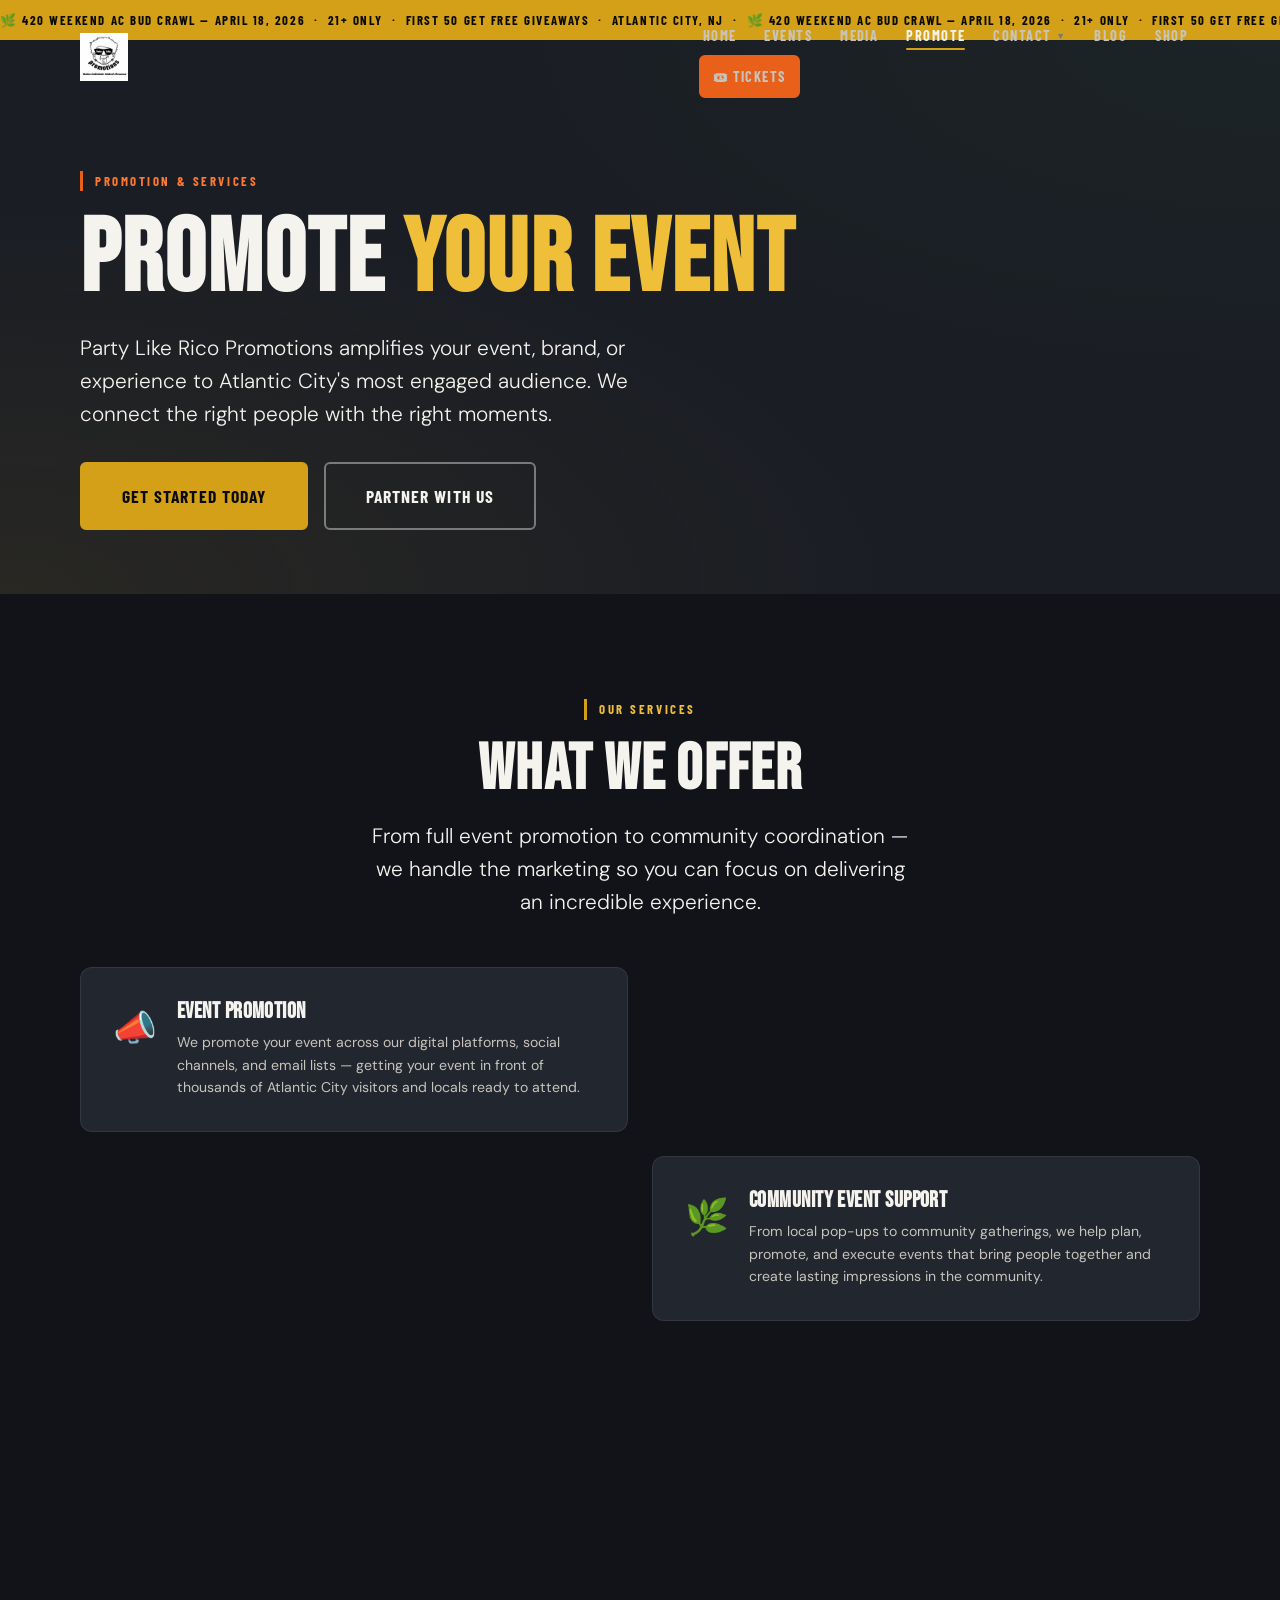
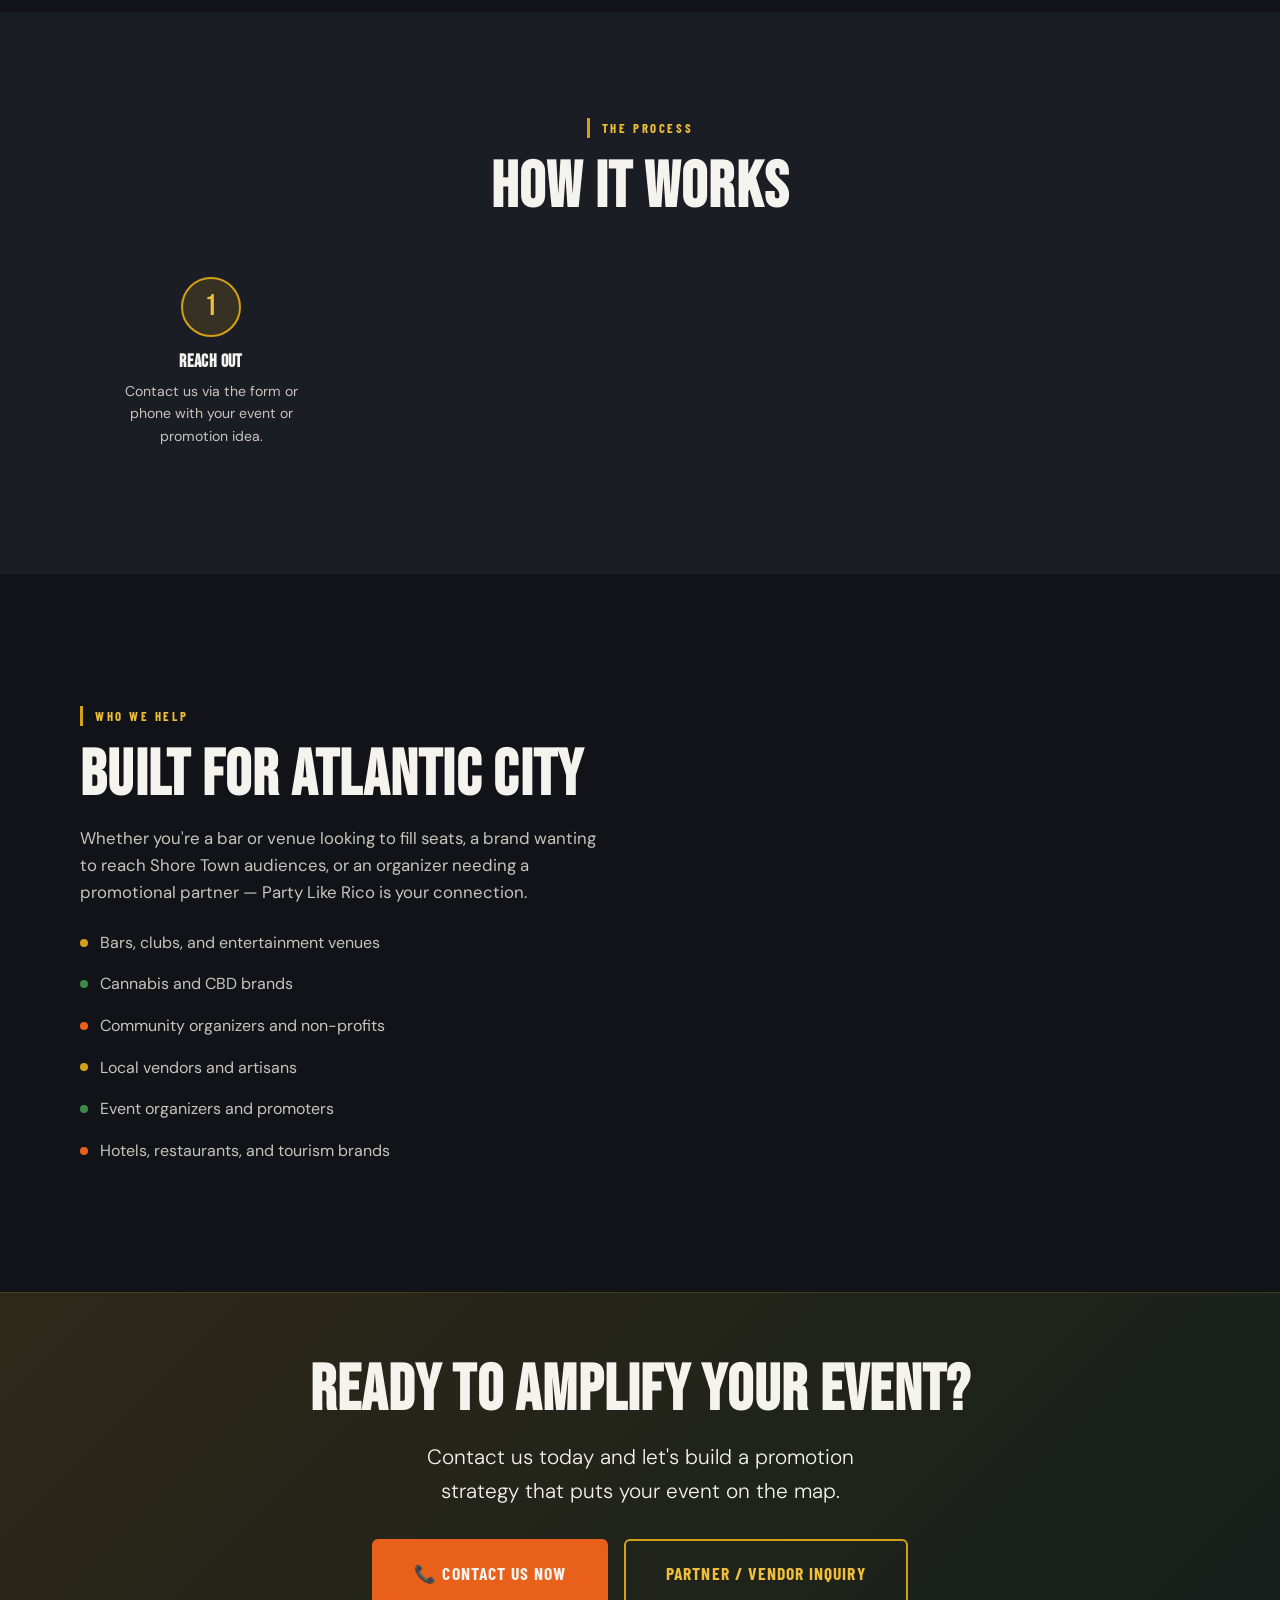
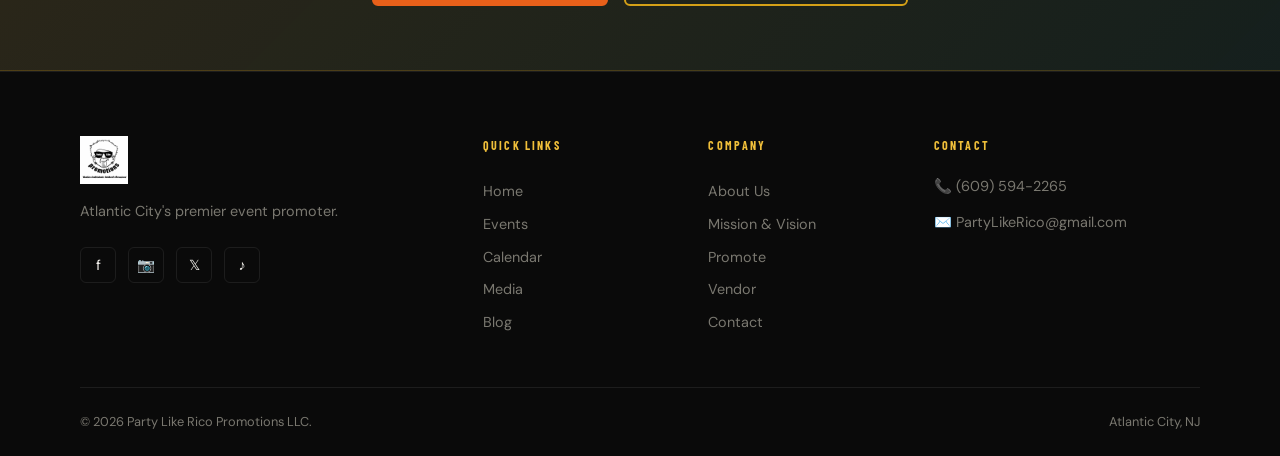
<file: promote.html>
<!DOCTYPE html>
<html lang="en">
<head>
  <meta charset="UTF-8">
  <meta name="viewport" content="width=device-width, initial-scale=1.0">
  <title>Promote Your Event | Party Like Rico Promotions LLC</title>
  <meta name="description" content="Party Like Rico Promotions helps Atlantic City events, venues, and businesses reach more people. Event promotion, community support, vendor coordination, and more.">
  <link rel="icon" href="images/logo.png">
  <link rel="stylesheet" href="css/styles.css">
</head>
<body>

<div id="progress-bar"></div>

<!-- PROMO STRIP -->
<div class="promo-strip"><span class="promo-strip-inner">&#127807; 420 Weekend AC Bud Crawl &#8212; April 18, 2026 &nbsp;&middot;&nbsp; 21+ Only &nbsp;&middot;&nbsp; First 50 Get Free Giveaways &nbsp;&middot;&nbsp; Atlantic City, NJ &nbsp;&middot;&nbsp; &#127807; 420 Weekend AC Bud Crawl &#8212; April 18, 2026 &nbsp;&middot;&nbsp; 21+ Only &nbsp;&middot;&nbsp; First 50 Get Free Giveaways &nbsp;&middot;&nbsp; Atlantic City, NJ &nbsp;&middot;&nbsp;</span></div>

<header class="site-header">
  <div class="container header-inner">
    <a href="index.html" class="logo-link">
      <!-- Logo: place logo.png in /images/ folder -->
      <img src="images/logo.png" alt="Party Like Rico Promotions LLC" class="logo-img" onerror="this.style.display='none'">
      <div class="logo-text"><span class="logo-main">Party Like Rico</span><span class="logo-sub">Promotions LLC</span></div>
    </a>
    <nav class="main-nav">
      <ul>
        <li><a href="index.html">Home</a></li>
        <li><a href="events.html">Events</a></li>
        <li><a href="media.html">Media</a></li>
        <li><a href="promote.html" class="active">Promote</a></li>
        <li class="nav-item-dropdown">
          <a href="contact.html" class="nav-dropdown-trigger">Contact <span class="arrow">▼</span></a>
          <div class="nav-dropdown-menu">
            <a href="contact.html"><span class="dd-icon">✉️</span> Contact Us</a>
            <a href="about.html"><span class="dd-icon">👤</span> About Us</a>
            <a href="mission.html"><span class="dd-icon">🎯</span> Mission</a>
            <a href="mission.html#vision"><span class="dd-icon">🌟</span> Vision</a>
          </div>
        </li>
        <li><a href="blog.html">Blog</a></li>
        <li><a href="shop.html">Shop</a></li>
      </ul>
      <a href="event-detail.html" class="btn btn-orange nav-cta">🎟 Tickets</a>
    </nav>
    <button class="menu-toggle" aria-label="Toggle menu"><span></span><span></span><span></span></button>
  </div>
</header>
<div class="nav-overlay"></div>

<!-- PAGE HERO -->
<section class="page-hero">
  <div class="container page-hero-content">
    <div data-animate>
      <span class="section-label orange">Promotion &amp; Services</span>
      <h1>Promote <span class="text-gold">Your Event</span></h1>
      <p class="lead">Party Like Rico Promotions amplifies your event, brand, or experience to Atlantic City's most engaged audience. We connect the right people with the right moments.</p>
      <div class="btn-group mt-4">
        <a href="contact.html" class="btn btn-gold btn-lg">Get Started Today</a>
        <a href="vendor.html" class="btn btn-outline btn-lg">Partner With Us</a>
      </div>
    </div>
  </div>
</section>

<!-- WHAT WE DO -->
<section class="section" style="background:var(--charcoal);">
  <div class="container">
    <div class="text-center mb-4" data-animate>
      <span class="section-label">Our Services</span>
      <h2>What We Offer</h2>
      <p class="lead" style="max-width:540px;margin:1rem auto 0;">From full event promotion to community coordination — we handle the marketing so you can focus on delivering an incredible experience.</p>
    </div>

    <div class="services-grid">

      <div class="service-card" data-animate>
        <div class="service-icon">📣</div>
        <div>
          <h4>Event Promotion</h4>
          <p>We promote your event across our digital platforms, social channels, and email lists — getting your event in front of thousands of Atlantic City visitors and locals ready to attend.</p>
        </div>
      </div>

      <div class="service-card" data-animate data-delay="80">
        <div class="service-icon">🏙️</div>
        <div>
          <h4>Atlantic City Event Exposure</h4>
          <p>Leverage our deep ties to the AC event scene. We know the audience, the venues, and what makes an Atlantic City event stand out. Get your name in the conversation.</p>
        </div>
      </div>

      <div class="service-card" data-animate data-delay="160">
        <div class="service-icon">🤝</div>
        <div>
          <h4>Partnership Campaigns</h4>
          <p>We build strategic campaigns that pair your brand or event with our existing events and audience — co-promotion, cross-posting, and collaborative marketing packages.</p>
        </div>
      </div>

      <div class="service-card" data-animate>
        <div class="service-icon">🌿</div>
        <div>
          <h4>Community Event Support</h4>
          <p>From local pop-ups to community gatherings, we help plan, promote, and execute events that bring people together and create lasting impressions in the community.</p>
        </div>
      </div>

      <div class="service-card" data-animate data-delay="80">
        <div class="service-icon">🏪</div>
        <div>
          <h4>Vendor Coordination</h4>
          <p>We manage vendor applications, placement, and logistics for our events — ensuring local businesses have the best possible platform to connect with customers.</p>
        </div>
      </div>

      <div class="service-card" data-animate data-delay="160">
        <div class="service-icon">🎯</div>
        <div>
          <h4>Experience-Based Marketing</h4>
          <p>We believe the best marketing is an experience. We create immersive, shareable moments that generate organic reach, media coverage, and brand loyalty through live events.</p>
        </div>
      </div>

    </div>
  </div>
</section>

<!-- HOW IT WORKS -->
<section class="section" style="background:var(--dark);">
  <div class="container">
    <div class="text-center mb-4" data-animate>
      <span class="section-label">The Process</span>
      <h2>How It Works</h2>
    </div>

    <div style="display:grid;grid-template-columns:repeat(4,1fr);gap:1.5rem;position:relative;" class="process-grid">
      <!-- Connector line (desktop) -->
      <div style="display:none;" class="process-line"></div>

      <div style="text-align:center;padding:1.5rem;" data-animate data-delay="0">
        <div style="width:60px;height:60px;border-radius:50%;background:rgba(212,160,23,0.15);border:2px solid var(--gold);display:flex;align-items:center;justify-content:center;font-family:var(--font-display);font-size:1.8rem;color:var(--gold-lt);margin:0 auto 1rem;">1</div>
        <h4 style="font-size:1.1rem;margin-bottom:0.5rem;">Reach Out</h4>
        <p style="font-size:0.88rem;">Contact us via the form or phone with your event or promotion idea.</p>
      </div>
      <div style="text-align:center;padding:1.5rem;" data-animate data-delay="100">
        <div style="width:60px;height:60px;border-radius:50%;background:rgba(58,140,74,0.15);border:2px solid var(--green);display:flex;align-items:center;justify-content:center;font-family:var(--font-display);font-size:1.8rem;color:var(--green-lt);margin:0 auto 1rem;">2</div>
        <h4 style="font-size:1.1rem;margin-bottom:0.5rem;">Strategy Call</h4>
        <p style="font-size:0.88rem;">We discuss your goals, audience, timeline, and what kind of exposure you need.</p>
      </div>
      <div style="text-align:center;padding:1.5rem;" data-animate data-delay="200">
        <div style="width:60px;height:60px;border-radius:50%;background:rgba(232,96,26,0.15);border:2px solid var(--orange);display:flex;align-items:center;justify-content:center;font-family:var(--font-display);font-size:1.8rem;color:var(--orange-lt);margin:0 auto 1rem;">3</div>
        <h4 style="font-size:1.1rem;margin-bottom:0.5rem;">Custom Plan</h4>
        <p style="font-size:0.88rem;">We put together a tailored promotion plan that fits your budget and goals.</p>
      </div>
      <div style="text-align:center;padding:1.5rem;" data-animate data-delay="300">
        <div style="width:60px;height:60px;border-radius:50%;background:rgba(212,160,23,0.15);border:2px solid var(--gold);display:flex;align-items:center;justify-content:center;font-family:var(--font-display);font-size:1.8rem;color:var(--gold-lt);margin:0 auto 1rem;">4</div>
        <h4 style="font-size:1.1rem;margin-bottom:0.5rem;">Launch &amp; Amplify</h4>
        <p style="font-size:0.88rem;">We execute the campaign — your event gets in front of the right people at the right time.</p>
      </div>
    </div>

    <style>
      @media (max-width: 768px) {
        .process-grid { grid-template-columns: repeat(2, 1fr) !important; }
      }
      @media (max-width: 480px) {
        .process-grid { grid-template-columns: 1fr !important; }
      }
    </style>
  </div>
</section>

<!-- WHO WE SERVE -->
<section class="section" style="background:var(--charcoal);">
  <div class="container">
    <div class="grid-2" style="gap:4rem;align-items:center;">
      <div data-animate>
        <span class="section-label">Who We Help</span>
        <h2>Built for Atlantic City</h2>
        <p style="margin-top:1rem;margin-bottom:1.5rem;">Whether you're a bar or venue looking to fill seats, a brand wanting to reach Shore Town audiences, or an organizer needing a promotional partner — Party Like Rico is your connection.</p>

        <div style="display:flex;flex-direction:column;gap:1rem;">
          <div style="display:flex;align-items:center;gap:0.75rem;">
            <span style="width:8px;height:8px;border-radius:50%;background:var(--gold);flex-shrink:0;"></span>
            <span style="color:var(--off);">Bars, clubs, and entertainment venues</span>
          </div>
          <div style="display:flex;align-items:center;gap:0.75rem;">
            <span style="width:8px;height:8px;border-radius:50%;background:var(--green);flex-shrink:0;"></span>
            <span style="color:var(--off);">Cannabis and CBD brands</span>
          </div>
          <div style="display:flex;align-items:center;gap:0.75rem;">
            <span style="width:8px;height:8px;border-radius:50%;background:var(--orange);flex-shrink:0;"></span>
            <span style="color:var(--off);">Community organizers and non-profits</span>
          </div>
          <div style="display:flex;align-items:center;gap:0.75rem;">
            <span style="width:8px;height:8px;border-radius:50%;background:var(--gold);flex-shrink:0;"></span>
            <span style="color:var(--off);">Local vendors and artisans</span>
          </div>
          <div style="display:flex;align-items:center;gap:0.75rem;">
            <span style="width:8px;height:8px;border-radius:50%;background:var(--green);flex-shrink:0;"></span>
            <span style="color:var(--off);">Event organizers and promoters</span>
          </div>
          <div style="display:flex;align-items:center;gap:0.75rem;">
            <span style="width:8px;height:8px;border-radius:50%;background:var(--orange);flex-shrink:0;"></span>
            <span style="color:var(--off);">Hotels, restaurants, and tourism brands</span>
          </div>
        </div>
      </div>

      <div data-animate data-delay="150">
        <div style="background:var(--dark2);border:1px solid rgba(212,160,23,0.2);border-radius:var(--radius-xl);padding:2.5rem;">
          <div style="font-size:3rem;margin-bottom:1rem;">🏙️</div>
          <h3 style="margin-bottom:1rem;">Atlantic City Is Our Home</h3>
          <p style="margin-bottom:1.5rem;">We're not a corporate agency — we're a local promotions company that knows this city's heartbeat. We know the right people, the right moments, and the right way to make your brand matter here.</p>
          <p style="margin-bottom:2rem;font-size:0.9rem;color:var(--off);">In 2026, we're expanding from events into media coverage, curated itineraries, and content creation — all focused on Atlantic City and the NJ Shore.</p>
          <a href="contact.html" class="btn btn-gold btn-block">Let's Talk Promotion</a>
        </div>
      </div>
    </div>
  </div>
</section>

<!-- CTA BAND -->
<div class="cta-band">
  <div class="container text-center">
    <h2>Ready to Amplify Your Event?</h2>
    <p class="lead" style="max-width:460px;margin:0 auto 2rem;">Contact us today and let's build a promotion strategy that puts your event on the map.</p>
    <div class="btn-group" style="justify-content:center;">
      <a href="contact.html" class="btn btn-orange btn-lg">📞 Contact Us Now</a>
      <a href="vendor.html" class="btn btn-outline-gold btn-lg">Partner / Vendor Inquiry</a>
    </div>
  </div>
</div>

<!-- FOOTER -->
<footer class="site-footer">
  <div class="container">
    <div class="footer-grid">
      <div class="footer-brand">
        <a href="index.html" class="logo-link" style="margin-bottom:1rem;">
          <img src="images/logo.png" alt="Party Like Rico" class="logo-img" onerror="this.style.display='none'">
          <div class="logo-text"><span class="logo-main">Party Like Rico</span><span class="logo-sub">Promotions LLC</span></div>
        </a>
        <p>Atlantic City's premier event promoter.</p>
        <div class="footer-social"><a href="#" class="social-btn">f</a><a href="#" class="social-btn">📷</a><a href="#" class="social-btn">𝕏</a><a href="#" class="social-btn">♪</a></div>
      </div>
      <div class="footer-col"><h5>Quick Links</h5><nav class="footer-nav"><a href="index.html">Home</a><a href="events.html">Events</a><a href="calendar.html">Calendar</a><a href="media.html">Media</a><a href="blog.html">Blog</a></nav></div>
      <div class="footer-col"><h5>Company</h5><nav class="footer-nav"><a href="about.html">About Us</a><a href="mission.html">Mission &amp; Vision</a><a href="promote.html">Promote</a><a href="vendor.html">Vendor</a><a href="contact.html">Contact</a></nav></div>
      <div class="footer-col"><h5>Contact</h5><div class="footer-contact-info"><a href="tel:6095942265">📞 (609) 594-2265</a><a href="mailto:PartyLikeRico@gmail.com">✉️ PartyLikeRico@gmail.com</a></div></div>
    </div>
    <div class="footer-bottom"><span>© 2026 Party Like Rico Promotions LLC.</span><span>Atlantic City, NJ</span></div>
  </div>
</footer>

<script src="js/main.js"></script>
</body>
</html>
</file>
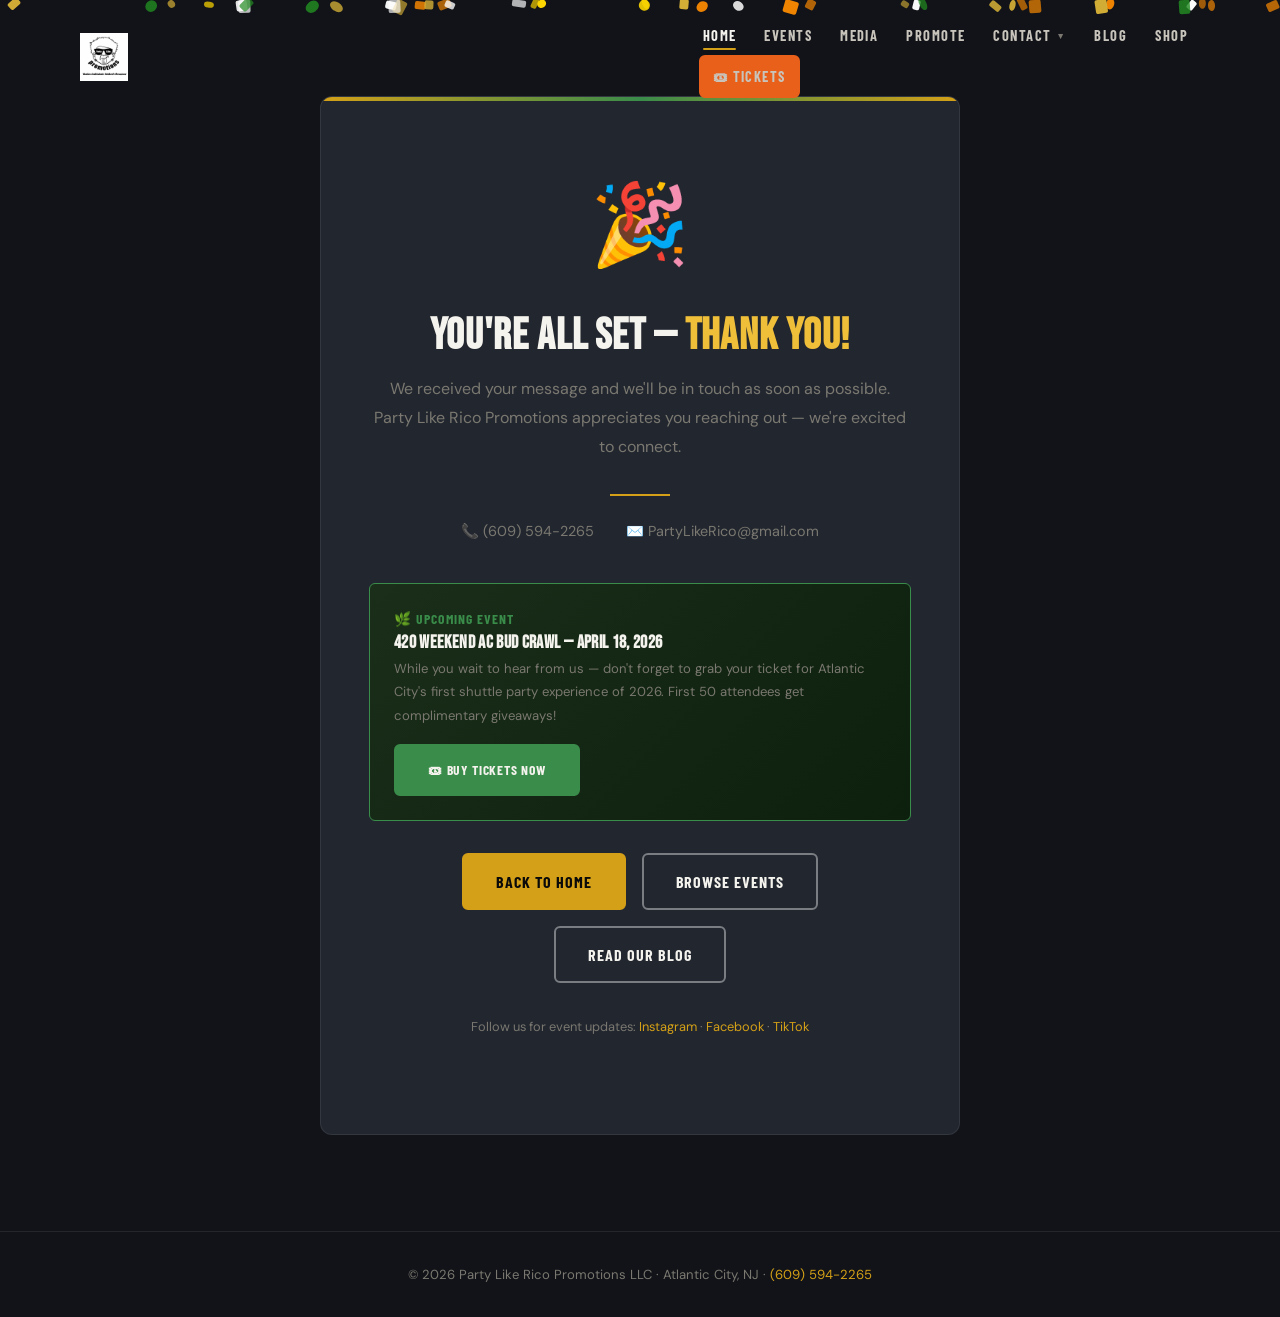
<file: thank-you.html>
<!DOCTYPE html>
<html lang="en">
<head>
  <meta charset="UTF-8">
  <meta name="viewport" content="width=device-width, initial-scale=1.0">
  <title>Thank You | Party Like Rico Promotions LLC</title>
  <meta name="description" content="Thank you for reaching out to Party Like Rico Promotions LLC. We'll be in touch soon.">
  <meta name="robots" content="noindex">
  <link rel="icon" href="images/logo.png">
  <link rel="stylesheet" href="css/styles.css">
  <style>
    /* ── Thank you page extras ── */
    .ty-page {
      min-height: 100vh;
      display: flex;
      align-items: center;
      justify-content: center;
      padding: 6rem 1.5rem;
      text-align: center;
    }
    .ty-card {
      max-width: 640px;
      margin: 0 auto;
      background: var(--surface);
      border-radius: var(--radius-lg);
      padding: 4rem 3rem;
      border: 1px solid var(--border);
      position: relative;
      overflow: hidden;
    }
    .ty-card::before {
      content: '';
      position: absolute;
      top: 0;
      left: 0;
      right: 0;
      height: 4px;
      background: linear-gradient(90deg, var(--gold), var(--green), var(--gold));
    }
    .ty-icon {
      font-size: 5rem;
      display: block;
      margin-bottom: 1.5rem;
      animation: bounce-in 0.6s ease;
    }
    @keyframes bounce-in {
      0% { transform: scale(0.3); opacity: 0; }
      50% { transform: scale(1.1); }
      70% { transform: scale(0.9); }
      100% { transform: scale(1); opacity: 1; }
    }
    .ty-card h1 {
      font-size: clamp(2rem, 4vw, 2.75rem);
      margin-bottom: 1rem;
    }
    .ty-card p {
      color: var(--muted);
      line-height: 1.8;
      margin-bottom: 2rem;
      font-size: 1rem;
    }
    .ty-divider {
      width: 60px;
      height: 2px;
      background: var(--gold);
      margin: 1.5rem auto;
    }
    .ty-contact-info {
      display: flex;
      justify-content: center;
      gap: 2rem;
      flex-wrap: wrap;
      margin-bottom: 2.5rem;
    }
    .ty-contact-item {
      display: flex;
      align-items: center;
      gap: 0.5rem;
      font-size: 0.9rem;
      color: var(--muted);
      text-decoration: none;
      transition: color 0.2s;
    }
    .ty-contact-item:hover { color: var(--gold); }
    .ty-buttons {
      display: flex;
      gap: 1rem;
      justify-content: center;
      flex-wrap: wrap;
    }
    .ty-confetti {
      position: fixed;
      inset: 0;
      pointer-events: none;
      z-index: 0;
      overflow: hidden;
    }
    .confetti-piece {
      position: absolute;
      width: 8px;
      height: 8px;
      border-radius: 2px;
      animation: confetti-fall linear infinite;
    }
    @keyframes confetti-fall {
      0% { transform: translateY(-100px) rotate(0deg); opacity: 1; }
      100% { transform: translateY(110vh) rotate(720deg); opacity: 0; }
    }

    /* Event teaser on thanks page */
    .ty-event-teaser {
      background: linear-gradient(135deg, #1a2e1a, #0d1f0d);
      border-radius: var(--radius);
      padding: 1.5rem;
      border: 1px solid var(--green);
      margin-bottom: 2rem;
      text-align: left;
    }
    .ty-event-teaser h5 { color: var(--green); margin-bottom: 0.3rem; font-size: 0.85rem; letter-spacing: 0.08em; text-transform: uppercase; font-family: var(--font-sub); }
    .ty-event-teaser h4 { margin-bottom: 0.25rem; font-size: 1.1rem; }
    .ty-event-teaser p { font-size: 0.82rem; color: var(--muted); margin: 0; }
    .ty-event-teaser .ty-event-cta {
      margin-top: 1rem;
      display: inline-flex;
    }
  </style>
</head>
<body>

<div id="progress-bar"></div>

<header class="site-header">
  <div class="container header-inner">
    <a href="index.html" class="logo-link">
      <!-- Logo: place logo.png in /images/ folder -->
      <img src="images/logo.png" alt="Party Like Rico Promotions LLC" class="logo-img" onerror="this.style.display='none'">
      <div class="logo-text"><span class="logo-main">Party Like Rico</span><span class="logo-sub">Promotions LLC</span></div>
    </a>
    <nav class="main-nav">
      <ul>
        <li><a href="index.html" class="active">Home</a></li>
        <li><a href="events.html">Events</a></li>
        <li><a href="media.html">Media</a></li>
        <li><a href="promote.html">Promote</a></li>
        <li class="nav-item-dropdown">
          <a href="contact.html" class="nav-dropdown-trigger">Contact <span class="arrow">▼</span></a>
          <div class="nav-dropdown-menu">
            <a href="contact.html"><span class="dd-icon">✉️</span> Contact Us</a>
            <a href="about.html"><span class="dd-icon">👤</span> About Us</a>
            <a href="mission.html"><span class="dd-icon">🎯</span> Mission</a>
            <a href="mission.html#vision"><span class="dd-icon">🌟</span> Vision</a>
          </div>
        </li>
        <li><a href="blog.html">Blog</a></li>
        <li><a href="shop.html">Shop</a></li>
      </ul>
      <a href="event-detail.html" class="btn btn-orange nav-cta">🎟 Tickets</a>
    </nav>
    <button class="menu-toggle" aria-label="Toggle menu"><span></span><span></span><span></span></button>
  </div>
</header>
<div class="nav-overlay"></div>

<!-- Thank you confetti canvas -->
<div class="ty-confetti" id="confetti-container"></div>

<!-- MAIN CONTENT -->
<main class="ty-page">
  <div class="container">
    <div class="ty-card" data-animate>
      <span class="ty-icon">🎉</span>
      <h1>You're All Set — <span class="text-gold">Thank You!</span></h1>
      <p>We received your message and we'll be in touch as soon as possible. Party Like Rico Promotions appreciates you reaching out — we're excited to connect.</p>

      <div class="ty-divider"></div>

      <div class="ty-contact-info">
        <a href="tel:6095942265" class="ty-contact-item">📞 (609) 594-2265</a>
        <a href="mailto:PartyLikeRico@gmail.com" class="ty-contact-item">✉️ PartyLikeRico@gmail.com</a>
      </div>

      <!-- Bud Crawl upsell -->
      <div class="ty-event-teaser">
        <h5>🌿 Upcoming Event</h5>
        <h4>420 Weekend AC Bud Crawl — April 18, 2026</h4>
        <p>While you wait to hear from us — don't forget to grab your ticket for Atlantic City's first shuttle party experience of 2026. First 50 attendees get complimentary giveaways!</p>
        <a href="event-detail.html" class="btn btn-green ty-event-cta" style="font-size:0.85rem;">🎟 Buy Tickets Now</a>
      </div>

      <div class="ty-buttons">
        <a href="index.html" class="btn btn-gold">Back to Home</a>
        <a href="events.html" class="btn btn-outline">Browse Events</a>
        <a href="blog.html" class="btn btn-outline">Read Our Blog</a>
      </div>

      <p style="margin-top:2rem;font-size:0.8rem;color:var(--muted);">
        Follow us for event updates: 
        <!-- REPLACE: Add real social links -->
        <a href="#" style="color:var(--gold);text-decoration:none;">Instagram</a> · 
        <a href="#" style="color:var(--gold);text-decoration:none;">Facebook</a> · 
        <a href="#" style="color:var(--gold);text-decoration:none;">TikTok</a>
      </p>
    </div>
  </div>
</main>

<!-- FOOTER (minimal) -->
<footer style="padding:2rem 0;border-top:1px solid var(--border);">
  <div class="container" style="text-align:center;">
    <p style="font-size:0.82rem;color:var(--muted);">© 2026 Party Like Rico Promotions LLC · Atlantic City, NJ · <a href="tel:6095942265" style="color:var(--gold);">(609) 594-2265</a></p>
  </div>
</footer>

<script src="js/main.js"></script>
<script>
  // Confetti animation
  const colors = ['#D4AF37', '#FFD700', '#228B22', '#FF8C00', '#ffffff'];
  const container = document.getElementById('confetti-container');
  for (let i = 0; i < 40; i++) {
    const piece = document.createElement('div');
    piece.className = 'confetti-piece';
    piece.style.cssText = `
      left: ${Math.random() * 100}%;
      background: ${colors[Math.floor(Math.random() * colors.length)]};
      animation-delay: ${Math.random() * 4}s;
      animation-duration: ${3 + Math.random() * 3}s;
      transform: rotate(${Math.random() * 360}deg);
      width: ${6 + Math.random() * 8}px;
      height: ${6 + Math.random() * 8}px;
      border-radius: ${Math.random() > 0.5 ? '50%' : '2px'};
      opacity: ${0.6 + Math.random() * 0.4};
    `;
    container.appendChild(piece);
  }
</script>
</body>
</html>
</file>
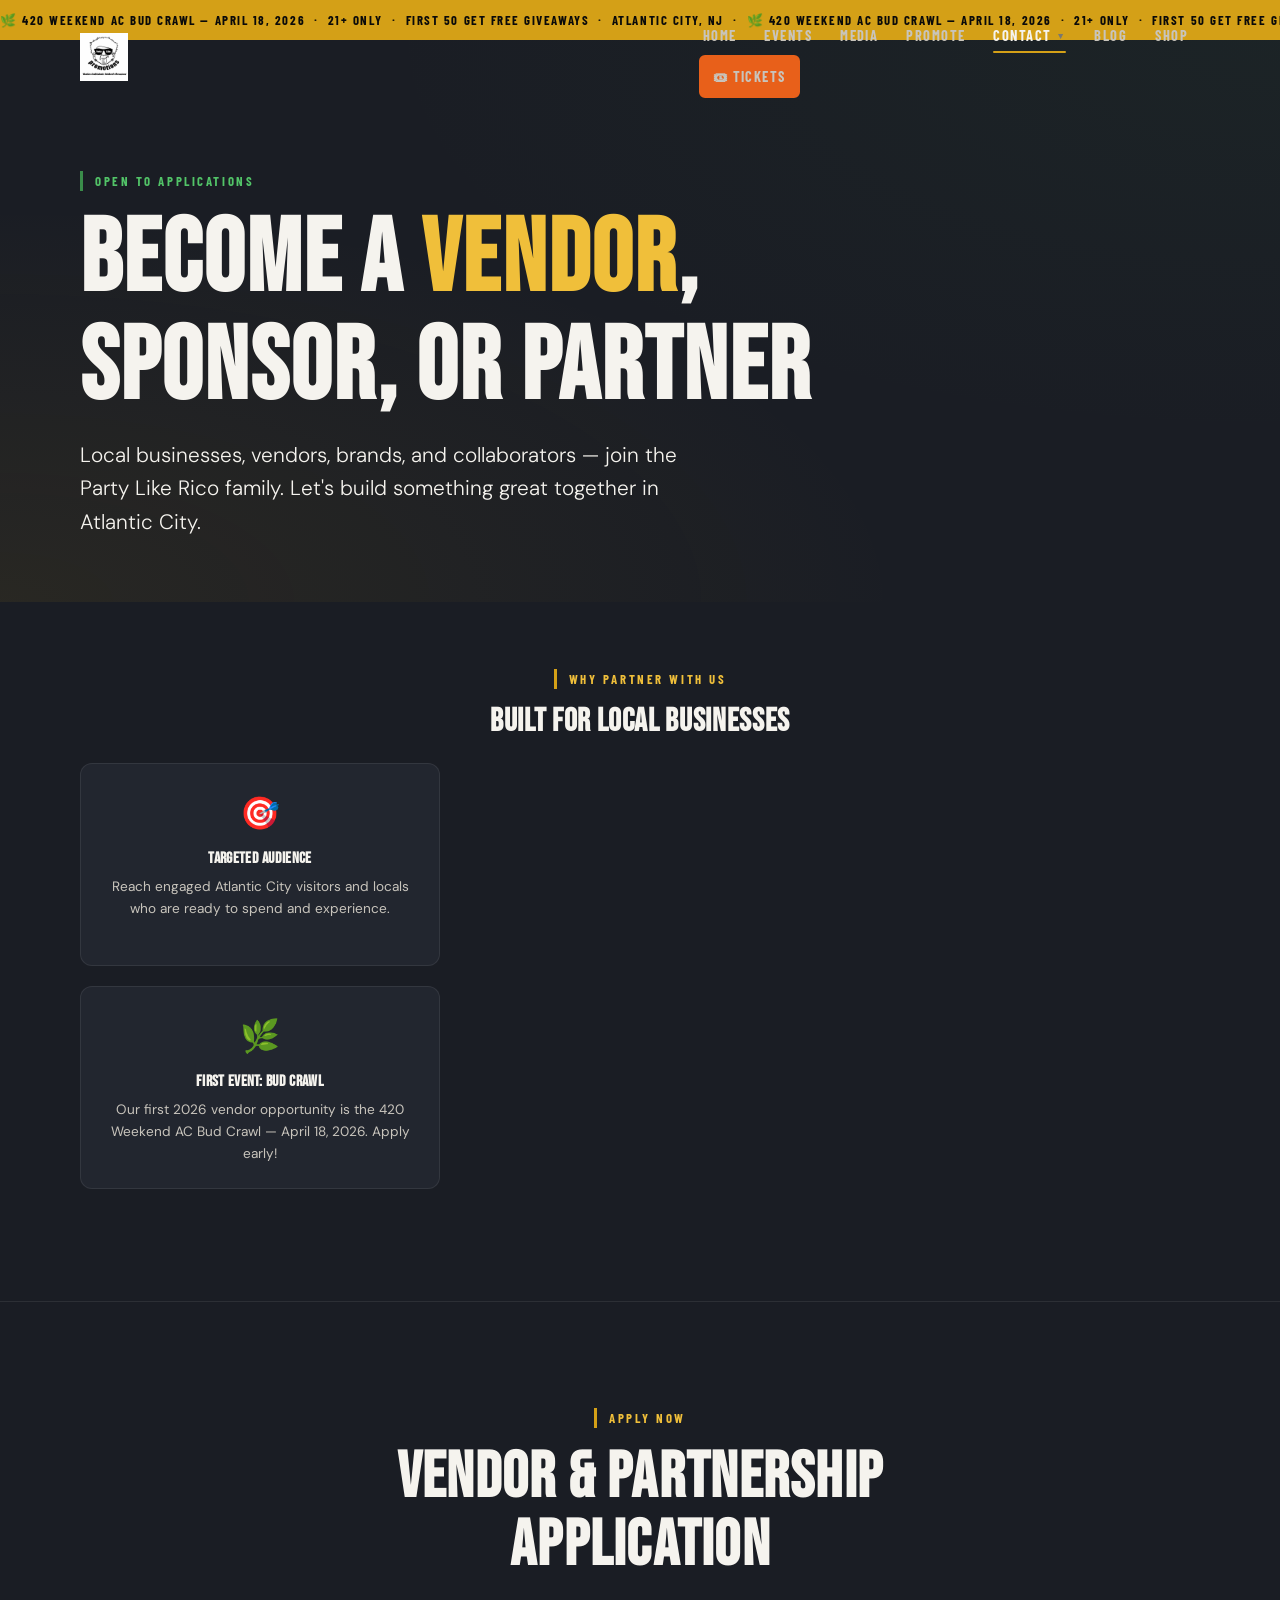
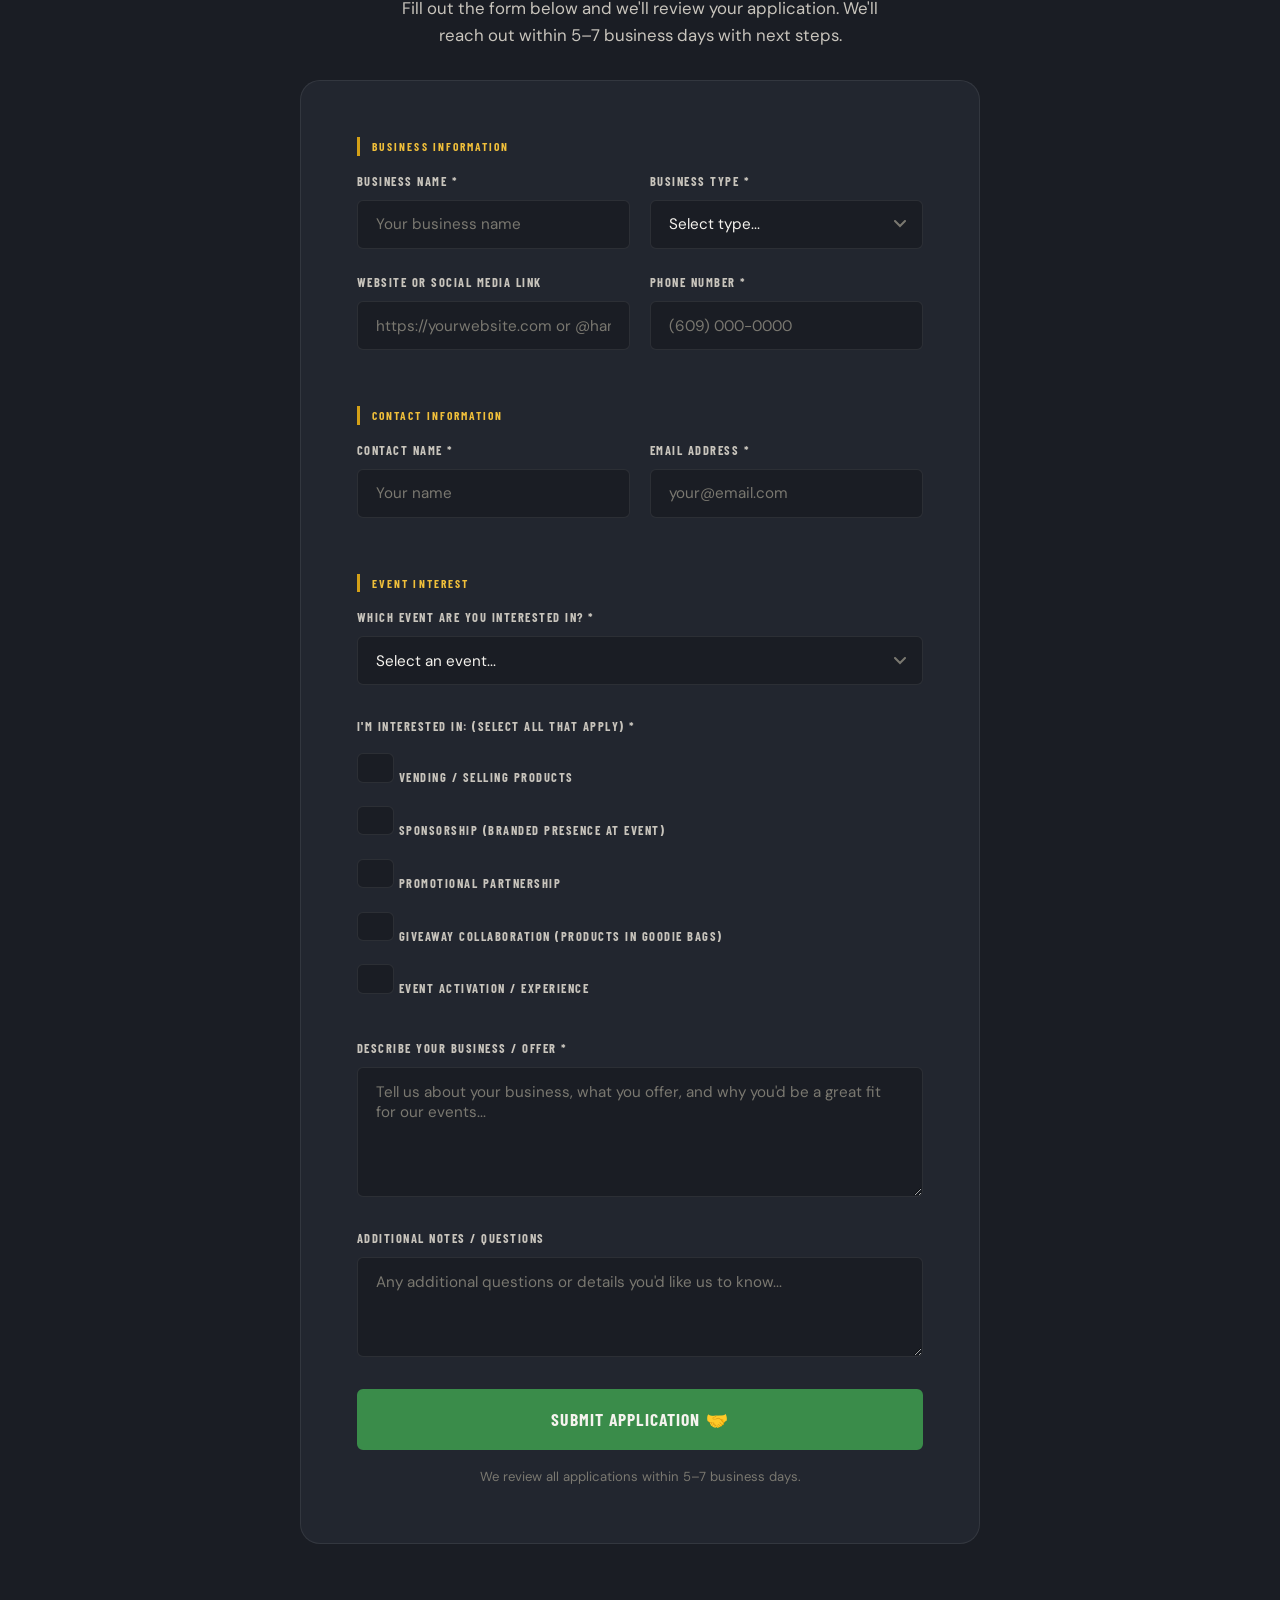
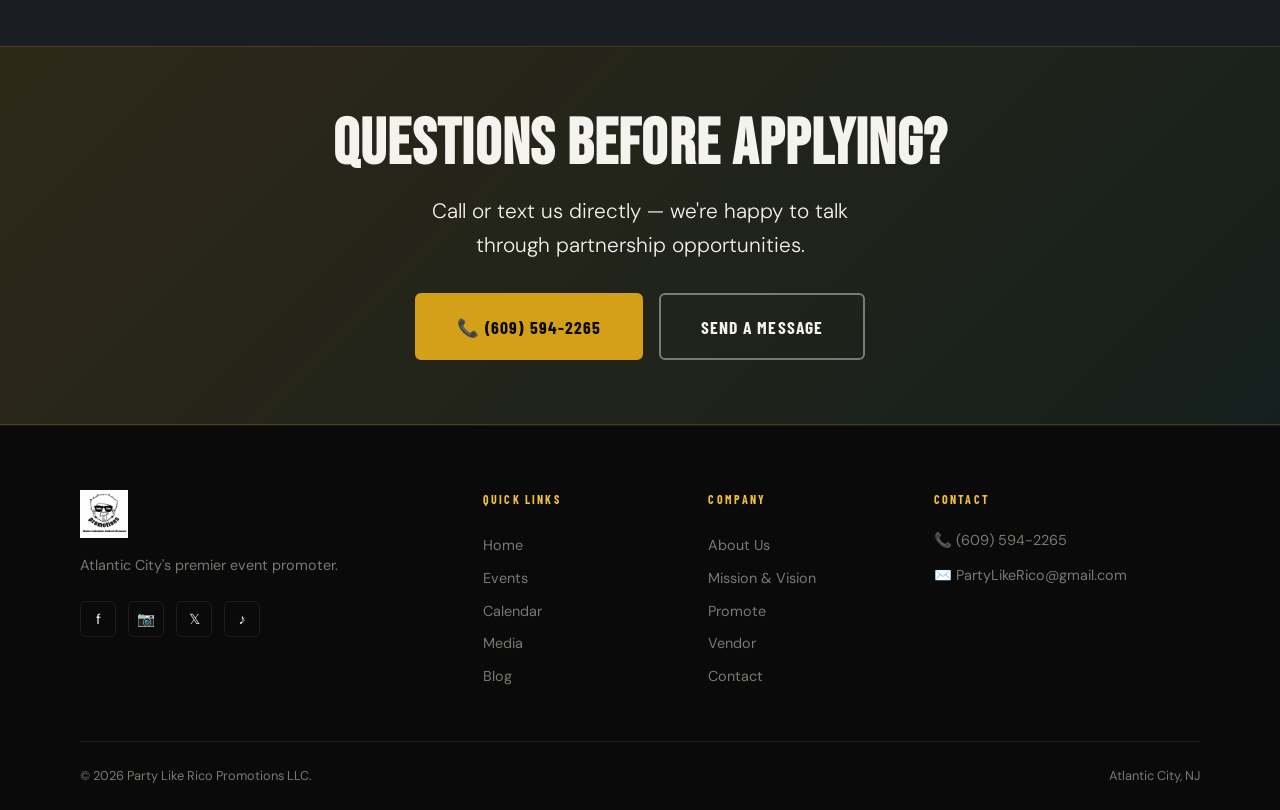
<file: vendor.html>
<!DOCTYPE html>
<html lang="en">
<head>
  <meta charset="UTF-8">
  <meta name="viewport" content="width=device-width, initial-scale=1.0">
  <title>Vendor &amp; Partnership Inquiry | Party Like Rico Promotions LLC</title>
  <meta name="description" content="Apply to become a vendor, sponsor, or event partner with Party Like Rico Promotions LLC in Atlantic City. Local businesses, brands, and collaborators welcome.">
  <link rel="icon" href="images/logo.png">
  <link rel="stylesheet" href="css/styles.css">
</head>
<body>

<div id="progress-bar"></div>

<!-- PROMO STRIP -->
<div class="promo-strip"><span class="promo-strip-inner">&#127807; 420 Weekend AC Bud Crawl &#8212; April 18, 2026 &nbsp;&middot;&nbsp; 21+ Only &nbsp;&middot;&nbsp; First 50 Get Free Giveaways &nbsp;&middot;&nbsp; Atlantic City, NJ &nbsp;&middot;&nbsp; &#127807; 420 Weekend AC Bud Crawl &#8212; April 18, 2026 &nbsp;&middot;&nbsp; 21+ Only &nbsp;&middot;&nbsp; First 50 Get Free Giveaways &nbsp;&middot;&nbsp; Atlantic City, NJ &nbsp;&middot;&nbsp;</span></div>

<header class="site-header">
  <div class="container header-inner">
    <a href="index.html" class="logo-link">
      <!-- Logo: place logo.png in /images/ folder -->
      <img src="images/logo.png" alt="Party Like Rico Promotions LLC" class="logo-img" onerror="this.style.display='none'">
      <div class="logo-text"><span class="logo-main">Party Like Rico</span><span class="logo-sub">Promotions LLC</span></div>
    </a>
    <nav class="main-nav">
      <ul>
        <li><a href="index.html">Home</a></li>
        <li><a href="events.html">Events</a></li>
        <li><a href="media.html">Media</a></li>
        <li><a href="promote.html">Promote</a></li>
        <li class="nav-item-dropdown">
          <a href="contact.html" class="nav-dropdown-trigger active">Contact <span class="arrow">▼</span></a>
          <div class="nav-dropdown-menu">
            <a href="contact.html"><span class="dd-icon">✉️</span> Contact Us</a>
            <a href="about.html"><span class="dd-icon">👤</span> About Us</a>
            <a href="mission.html"><span class="dd-icon">🎯</span> Mission</a>
            <a href="mission.html#vision"><span class="dd-icon">🌟</span> Vision</a>
          </div>
        </li>
        <li><a href="blog.html">Blog</a></li>
        <li><a href="shop.html">Shop</a></li>
      </ul>
      <a href="event-detail.html" class="btn btn-orange nav-cta">🎟 Tickets</a>
    </nav>
    <button class="menu-toggle" aria-label="Toggle menu"><span></span><span></span><span></span></button>
  </div>
</header>
<div class="nav-overlay"></div>

<!-- PAGE HERO -->
<section class="page-hero">
  <div class="container page-hero-content">
    <div data-animate>
      <span class="section-label green">Open to Applications</span>
      <h1>Become a <span class="text-gold">Vendor</span>,<br>Sponsor, or Partner</h1>
      <p class="lead">Local businesses, vendors, brands, and collaborators — join the Party Like Rico family. Let's build something great together in Atlantic City.</p>
    </div>
  </div>
</section>

<!-- VENDOR BENEFITS -->
<section class="section-sm" style="background:var(--dark);border-bottom:1px solid var(--border);">
  <div class="container">
    <div class="text-center mb-3" data-animate>
      <span class="section-label">Why Partner With Us</span>
      <h2 style="font-size:2rem;">Built for Local Businesses</h2>
    </div>
    <div class="vendor-benefits">
      <div class="vendor-benefit" data-animate>
        <span class="icon">🎯</span>
        <h4>Targeted Audience</h4>
        <p>Reach engaged Atlantic City visitors and locals who are ready to spend and experience.</p>
      </div>
      <div class="vendor-benefit" data-animate data-delay="80">
        <span class="icon">📣</span>
        <h4>Event Promotion</h4>
        <p>Your brand gets promoted across our social channels, email lists, and event marketing materials.</p>
      </div>
      <div class="vendor-benefit" data-animate data-delay="160">
        <span class="icon">🤝</span>
        <h4>Real Connections</h4>
        <p>Face-to-face interaction with attendees at curated events — build loyalty and brand awareness.</p>
      </div>
      <div class="vendor-benefit" data-animate data-delay="0">
        <span class="icon">🌿</span>
        <h4>First Event: Bud Crawl</h4>
        <p>Our first 2026 vendor opportunity is the 420 Weekend AC Bud Crawl — April 18, 2026. Apply early!</p>
      </div>
      <div class="vendor-benefit" data-animate data-delay="80">
        <span class="icon">📅</span>
        <h4>Year-Round Events</h4>
        <p>We have multiple events planned throughout 2026. One application, many opportunities.</p>
      </div>
      <div class="vendor-benefit" data-animate data-delay="160">
        <span class="icon">💼</span>
        <h4>Flexible Options</h4>
        <p>Vending, sponsorship, giveaway participation, brand activations — we tailor the opportunity to you.</p>
      </div>
    </div>
  </div>
</section>

<!-- VENDOR FORM -->
<section class="form-section section">
  <div class="container">
    <div class="form-wrap">
      <div class="text-center mb-4" data-animate>
        <span class="section-label">Apply Now</span>
        <h2>Vendor &amp; Partnership Application</h2>
        <p style="max-width:480px;margin:1rem auto 0;">Fill out the form below and we'll review your application. We'll reach out within 5–7 business days with next steps.</p>
      </div>

      <div class="form-card" data-animate>
        <!-- ============================================================
             NETLIFY FORM SETUP
             Form name: "vendor-inquiry"
             Netlify will capture all submissions.
             Update the action="/thank-you.html" once that page exists.
             ============================================================ -->
        <form
          name="vendor-inquiry"
          method="POST"
          data-netlify="true"
          action="/thank-you.html"
          id="vendor-form"
        >
          <input type="hidden" name="form-name" value="vendor-inquiry">

          <!-- Business Info -->
          <div style="margin-bottom:2rem;">
            <p style="font-family:var(--font-sub);font-size:0.72rem;font-weight:700;letter-spacing:0.18em;text-transform:uppercase;color:var(--gold-lt);margin-bottom:1rem;border-left:3px solid var(--gold);padding-left:0.75rem;">Business Information</p>
            <div class="form-row">
              <div class="form-group">
                <label for="business-name">Business Name *</label>
                <input type="text" id="business-name" name="business-name" placeholder="Your business name" required>
              </div>
              <div class="form-group">
                <label for="business-type">Business Type *</label>
                <select id="business-type" name="business-type" required>
                  <option value="" disabled selected>Select type...</option>
                  <option value="retail">Retail / Product</option>
                  <option value="food-beverage">Food &amp; Beverage</option>
                  <option value="cannabis">Cannabis / CBD</option>
                  <option value="beauty">Beauty / Wellness</option>
                  <option value="apparel">Apparel / Fashion</option>
                  <option value="entertainment">Entertainment</option>
                  <option value="brand-sponsor">Brand / Sponsor</option>
                  <option value="nonprofit">Non-Profit / Community</option>
                  <option value="media">Media / Content</option>
                  <option value="other">Other</option>
                </select>
              </div>
            </div>
            <div class="form-row">
              <div class="form-group">
                <label for="website">Website or Social Media Link</label>
                <input type="url" id="website" name="website" placeholder="https://yourwebsite.com or @handle">
              </div>
              <div class="form-group">
                <label for="v-phone">Phone Number *</label>
                <input type="tel" id="v-phone" name="phone" placeholder="(609) 000-0000" required>
              </div>
            </div>
          </div>

          <!-- Contact Info -->
          <div style="margin-bottom:2rem;">
            <p style="font-family:var(--font-sub);font-size:0.72rem;font-weight:700;letter-spacing:0.18em;text-transform:uppercase;color:var(--gold-lt);margin-bottom:1rem;border-left:3px solid var(--gold);padding-left:0.75rem;">Contact Information</p>
            <div class="form-row">
              <div class="form-group">
                <label for="contact-name">Contact Name *</label>
                <input type="text" id="contact-name" name="contact-name" placeholder="Your name" required>
              </div>
              <div class="form-group">
                <label for="v-email">Email Address *</label>
                <input type="email" id="v-email" name="email" placeholder="your@email.com" required>
              </div>
            </div>
          </div>

          <!-- Event Interest -->
          <div style="margin-bottom:2rem;">
            <p style="font-family:var(--font-sub);font-size:0.72rem;font-weight:700;letter-spacing:0.18em;text-transform:uppercase;color:var(--gold-lt);margin-bottom:1rem;border-left:3px solid var(--gold);padding-left:0.75rem;">Event Interest</p>
            <div class="form-group">
              <label for="event-interest">Which event are you interested in? *</label>
              <select id="event-interest" name="event-interest" required>
                <option value="" disabled selected>Select an event...</option>
                <option value="bud-crawl-2026">420 Weekend AC Bud Crawl – April 18, 2026</option>
                <option value="memorial-day">Memorial Day Shore Weekend 2026</option>
                <option value="vendor-popup">Summer Vendor Pop-Up 2026</option>
                <option value="july-4">4th of July Bash 2026</option>
                <option value="multiple">Multiple Events</option>
                <option value="all">All Future Events</option>
              </select>
            </div>
          </div>

          <!-- Participation Type -->
          <div class="form-group" style="margin-bottom:2rem;">
            <label>I'm interested in: (select all that apply) *</label>
            <div class="checkbox-group mt-2">
              <label class="checkbox-item">
                <input type="checkbox" name="interest[]" value="vending"> Vending / Selling Products
              </label>
              <label class="checkbox-item">
                <input type="checkbox" name="interest[]" value="sponsorship"> Sponsorship (Branded presence at event)
              </label>
              <label class="checkbox-item">
                <input type="checkbox" name="interest[]" value="promotional-partnership"> Promotional Partnership
              </label>
              <label class="checkbox-item">
                <input type="checkbox" name="interest[]" value="giveaway"> Giveaway Collaboration (Products in goodie bags)
              </label>
              <label class="checkbox-item">
                <input type="checkbox" name="interest[]" value="event-activation"> Event Activation / Experience
              </label>
            </div>
          </div>

          <!-- Business Description -->
          <div class="form-group">
            <label for="business-description">Describe Your Business / Offer *</label>
            <textarea id="business-description" name="business-description" placeholder="Tell us about your business, what you offer, and why you'd be a great fit for our events..." required></textarea>
          </div>

          <!-- Notes -->
          <div class="form-group">
            <label for="notes">Additional Notes / Questions</label>
            <textarea id="notes" name="notes" placeholder="Any additional questions or details you'd like us to know..." style="min-height:100px;"></textarea>
          </div>

          <!-- Honeypot -->
          <div style="display:none;">
            <label>Don't fill this: <input name="bot-field"></label>
          </div>

          <button type="submit" class="btn btn-green btn-lg btn-block">Submit Application 🤝</button>
          <p style="text-align:center;font-size:0.82rem;color:var(--muted);margin-top:1rem;">We review all applications within 5–7 business days.</p>
        </form>

        <!-- Success State -->
        <div class="form-success" id="vendor-success">
          <div class="form-success-icon">🎉</div>
          <h3 class="text-gold">Application Received!</h3>
          <p>Thank you for your interest in partnering with Party Like Rico Promotions! We'll review your application and reach out within 5–7 business days.</p>
          <a href="events.html" class="btn btn-outline-gold mt-3">View Upcoming Events</a>
        </div>
      </div><!-- /form-card -->
    </div><!-- /form-wrap -->
  </div>
</section>

<!-- CONTACT QUICK CTA -->
<div class="cta-band">
  <div class="container text-center">
    <h2>Questions Before Applying?</h2>
    <p class="lead" style="max-width:440px;margin:0 auto 2rem;">Call or text us directly — we're happy to talk through partnership opportunities.</p>
    <div class="btn-group" style="justify-content:center;">
      <a href="tel:6095942265" class="btn btn-gold btn-lg">📞 (609) 594-2265</a>
      <a href="contact.html" class="btn btn-outline btn-lg">Send a Message</a>
    </div>
  </div>
</div>

<!-- FOOTER -->
<footer class="site-footer">
  <div class="container">
    <div class="footer-grid">
      <div class="footer-brand">
        <a href="index.html" class="logo-link" style="margin-bottom:1rem;">
          <img src="images/logo.png" alt="Party Like Rico" class="logo-img" onerror="this.style.display='none'">
          <div class="logo-text"><span class="logo-main">Party Like Rico</span><span class="logo-sub">Promotions LLC</span></div>
        </a>
        <p>Atlantic City's premier event promoter.</p>
        <div class="footer-social"><a href="#" class="social-btn">f</a><a href="#" class="social-btn">📷</a><a href="#" class="social-btn">𝕏</a><a href="#" class="social-btn">♪</a></div>
      </div>
      <div class="footer-col"><h5>Quick Links</h5><nav class="footer-nav"><a href="index.html">Home</a><a href="events.html">Events</a><a href="calendar.html">Calendar</a><a href="media.html">Media</a><a href="blog.html">Blog</a></nav></div>
      <div class="footer-col"><h5>Company</h5><nav class="footer-nav"><a href="about.html">About Us</a><a href="mission.html">Mission &amp; Vision</a><a href="promote.html">Promote</a><a href="vendor.html">Vendor</a><a href="contact.html">Contact</a></nav></div>
      <div class="footer-col"><h5>Contact</h5><div class="footer-contact-info"><a href="tel:6095942265">📞 (609) 594-2265</a><a href="mailto:PartyLikeRico@gmail.com">✉️ PartyLikeRico@gmail.com</a></div></div>
    </div>
    <div class="footer-bottom"><span>© 2026 Party Like Rico Promotions LLC.</span><span>Atlantic City, NJ</span></div>
  </div>
</footer>

<script src="js/main.js"></script>
</body>
</html>
</file>
<file: css/styles.css>
/* ============================================================
   PARTY LIKE RICO PROMOTIONS LLC – Main Stylesheet
   ============================================================
   DESIGN SYSTEM
   – Dark charcoal base with gold/green/orange accents
   – Fonts: Bebas Neue (display) + DM Sans (body)
   – CSS variables for easy theme changes
   ============================================================ */

@import url('https://fonts.googleapis.com/css2?family=Bebas+Neue&family=DM+Sans:ital,opsz,wght@0,9..40,300;0,9..40,400;0,9..40,500;0,9..40,700;1,9..40,300&family=Barlow+Condensed:wght@400;600;700&display=swap');

/* ── Variables ─────────────────────────────────────────── */
:root {
  --black:    #0a0a0a;
  --charcoal: #111318;
  --dark:     #1a1d24;
  --dark2:    #22262f;
  --mid:      #2e3240;
  --border:   rgba(255,255,255,0.08);
  --gold:     #d4a017;
  --gold-lt:  #f0bf3a;
  --gold-dk:  #a07810;
  --green:    #3a8c4a;
  --green-lt: #52c468;
  --green-dk: #2a6835;
  --orange:   #e8601a;
  --orange-lt:#ff7a30;
  --white:    #f5f3ee;
  --off:      #c8c4bc;
  --muted:    #7a7870;

  --font-display: 'Bebas Neue', 'Barlow Condensed', sans-serif;
  --font-sub:     'Barlow Condensed', sans-serif;
  --font-body:    'DM Sans', sans-serif;

  --radius:   6px;
  --radius-lg:12px;
  --radius-xl:20px;
  --shadow:   0 4px 24px rgba(0,0,0,0.5);
  --shadow-lg:0 8px 48px rgba(0,0,0,0.7);
  --transition: 0.25s cubic-bezier(0.4,0,0.2,1);

  --container: 1200px;
  --gap:       clamp(1.5rem, 4vw, 3rem);
}

/* ── Reset ──────────────────────────────────────────────── */
*, *::before, *::after { box-sizing: border-box; margin: 0; padding: 0; }
html { scroll-behavior: smooth; font-size: 16px; }
body {
  background: var(--charcoal);
  color: var(--white);
  font-family: var(--font-body);
  line-height: 1.6;
  -webkit-font-smoothing: antialiased;
  overflow-x: hidden;
}
img { max-width: 100%; display: block; }
a { color: inherit; text-decoration: none; }
ul { list-style: none; }
button { font-family: inherit; cursor: pointer; border: none; background: none; }
input, textarea, select { font-family: inherit; }

/* ── Typography ─────────────────────────────────────────── */
h1, h2, h3, h4 { font-family: var(--font-display); line-height: 1.05; letter-spacing: 0.02em; }
h1 { font-size: clamp(3rem, 8vw, 7rem); }
h2 { font-size: clamp(2rem, 5vw, 4rem); }
h3 { font-size: clamp(1.4rem, 3vw, 2rem); }
h4 { font-size: clamp(1.1rem, 2vw, 1.4rem); }
p  { font-size: clamp(0.95rem, 1.5vw, 1.05rem); color: var(--off); }
.lead { font-size: clamp(1.1rem, 2vw, 1.3rem); color: var(--white); font-weight: 300; }

.text-gold    { color: var(--gold-lt); }
.text-green   { color: var(--green-lt); }
.text-orange  { color: var(--orange-lt); }
.text-muted   { color: var(--muted); }
.text-center  { text-align: center; }
.text-upper   { text-transform: uppercase; letter-spacing: 0.08em; }

/* ── Layout Helpers ─────────────────────────────────────── */
.container {
  width: 100%;
  max-width: var(--container);
  margin: 0 auto;
  padding: 0 clamp(1rem, 4vw, 2.5rem);
}
.section { padding: clamp(4rem, 8vw, 7rem) 0; }
.section-sm { padding: clamp(2.5rem, 5vw, 4rem) 0; }

.grid-2 { display: grid; grid-template-columns: repeat(2, 1fr); gap: var(--gap); }
.grid-3 { display: grid; grid-template-columns: repeat(3, 1fr); gap: var(--gap); }
.grid-4 { display: grid; grid-template-columns: repeat(4, 1fr); gap: var(--gap); }
.flex { display: flex; }
.flex-center { display: flex; align-items: center; justify-content: center; }
.flex-between { display: flex; align-items: center; justify-content: space-between; }

@media (max-width: 900px) {
  .grid-4 { grid-template-columns: repeat(2, 1fr); }
  .grid-3 { grid-template-columns: repeat(2, 1fr); }
}
@media (max-width: 600px) {
  .grid-4, .grid-3, .grid-2 { grid-template-columns: 1fr; }
}

/* ── Section Labels ─────────────────────────────────────── */
.section-label {
  display: inline-block;
  font-family: var(--font-sub);
  font-size: 0.8rem;
  font-weight: 700;
  letter-spacing: 0.2em;
  text-transform: uppercase;
  color: var(--gold-lt);
  border-left: 3px solid var(--gold);
  padding-left: 0.75rem;
  margin-bottom: 1rem;
}
.section-label.green { color: var(--green-lt); border-color: var(--green); }
.section-label.orange { color: var(--orange-lt); border-color: var(--orange); }

/* ── Buttons ────────────────────────────────────────────── */
.btn {
  display: inline-flex;
  align-items: center;
  gap: 0.5rem;
  padding: 0.85rem 2rem;
  border-radius: var(--radius);
  font-family: var(--font-sub);
  font-size: 1rem;
  font-weight: 700;
  letter-spacing: 0.06em;
  text-transform: uppercase;
  transition: var(--transition);
  cursor: pointer;
  border: 2px solid transparent;
  white-space: nowrap;
}
.btn-gold {
  background: var(--gold);
  color: var(--black);
  border-color: var(--gold);
}
.btn-gold:hover {
  background: var(--gold-lt);
  border-color: var(--gold-lt);
  transform: translateY(-2px);
  box-shadow: 0 6px 20px rgba(212,160,23,0.4);
}
.btn-green {
  background: var(--green);
  color: var(--white);
  border-color: var(--green);
}
.btn-green:hover {
  background: var(--green-lt);
  border-color: var(--green-lt);
  transform: translateY(-2px);
  box-shadow: 0 6px 20px rgba(58,140,74,0.4);
}
.btn-orange {
  background: var(--orange);
  color: var(--white);
  border-color: var(--orange);
}
.btn-orange:hover {
  background: var(--orange-lt);
  border-color: var(--orange-lt);
  transform: translateY(-2px);
  box-shadow: 0 6px 20px rgba(232,96,26,0.4);
}
.btn-outline {
  background: transparent;
  color: var(--white);
  border-color: rgba(255,255,255,0.4);
}
.btn-outline:hover {
  border-color: var(--gold);
  color: var(--gold-lt);
  transform: translateY(-2px);
}
.btn-outline-gold {
  background: transparent;
  color: var(--gold-lt);
  border-color: var(--gold);
}
.btn-outline-gold:hover {
  background: var(--gold);
  color: var(--black);
}
.btn-sm {
  padding: 0.5rem 1.2rem;
  font-size: 0.85rem;
}
.btn-lg {
  padding: 1.1rem 2.5rem;
  font-size: 1.1rem;
}
.btn-block { width: 100%; justify-content: center; }
.btn-group { display: flex; flex-wrap: wrap; gap: 1rem; }

/* ── Badge / Tag ────────────────────────────────────────── */
.badge {
  display: inline-block;
  padding: 0.25rem 0.75rem;
  border-radius: 100px;
  font-size: 0.7rem;
  font-weight: 700;
  letter-spacing: 0.12em;
  text-transform: uppercase;
  font-family: var(--font-sub);
}
.badge-gold    { background: rgba(212,160,23,0.2); color: var(--gold-lt); border: 1px solid rgba(212,160,23,0.4); }
.badge-green   { background: rgba(58,140,74,0.2);  color: var(--green-lt); border: 1px solid rgba(58,140,74,0.4); }
.badge-orange  { background: rgba(232,96,26,0.2);  color: var(--orange-lt); border: 1px solid rgba(232,96,26,0.4); }
.badge-white   { background: rgba(255,255,255,0.1); color: var(--white); border: 1px solid rgba(255,255,255,0.2); }

/* ── Divider ────────────────────────────────────────────── */
.divider {
  height: 1px;
  background: linear-gradient(90deg, transparent, var(--gold), transparent);
  margin: 0;
  opacity: 0.5;
}

/* ── ============================================================
   NAVIGATION
   ============================================================ */
.site-header {
  position: fixed;
  top: 0; left: 0; right: 0;
  z-index: 1000;
  padding: 1rem 0;
  transition: background var(--transition), padding var(--transition), box-shadow var(--transition);
}
.site-header.scrolled {
  background: rgba(10,10,10,0.97);
  backdrop-filter: blur(12px);
  padding: 0.6rem 0;
  box-shadow: 0 2px 30px rgba(0,0,0,0.6);
}
.header-inner {
  display: flex;
  align-items: center;
  justify-content: space-between;
  gap: 1.5rem;
}
.logo-link {
  display: flex;
  align-items: center;
  gap: 0.75rem;
  flex-shrink: 0;
}
/* REPLACE logo-placeholder.png with your actual logo */
.logo-img {
  height: 50px;
  width: auto;
  transition: var(--transition);
}
.logo-text {
  display: flex;
  flex-direction: column;
  line-height: 1;
}
.logo-text .logo-main {
  font-family: var(--font-display);
  font-size: 1.3rem;
  color: var(--gold-lt);
  letter-spacing: 0.05em;
}
.logo-text .logo-sub {
  font-family: var(--font-sub);
  font-size: 0.62rem;
  letter-spacing: 0.18em;
  text-transform: uppercase;
  color: var(--muted);
  font-weight: 600;
}

.main-nav ul {
  display: flex;
  align-items: center;
  gap: 0.25rem;
}
.main-nav a {
  font-family: var(--font-sub);
  font-size: 0.9rem;
  font-weight: 700;
  letter-spacing: 0.1em;
  text-transform: uppercase;
  color: var(--off);
  padding: 0.5rem 0.75rem;
  border-radius: var(--radius);
  transition: var(--transition);
  position: relative;
}
.main-nav a::after {
  content: '';
  position: absolute;
  bottom: 2px; left: 50%; right: 50%;
  height: 2px;
  background: var(--gold);
  border-radius: 2px;
  transition: var(--transition);
}
.main-nav a:hover,
.main-nav a.active {
  color: var(--white);
}
.main-nav a:hover::after,
.main-nav a.active::after {
  left: 0.75rem; right: 0.75rem;
}

.nav-cta { margin-left: 0.5rem; }

/* ── Mobile Menu ── */
.menu-toggle {
  display: none;
  flex-direction: column;
  gap: 5px;
  cursor: pointer;
  padding: 0.5rem;
  z-index: 1001;
}
.menu-toggle span {
  display: block;
  width: 26px;
  height: 2px;
  background: var(--white);
  border-radius: 2px;
  transition: var(--transition);
}
.menu-toggle.open span:nth-child(1) { transform: translateY(7px) rotate(45deg); }
.menu-toggle.open span:nth-child(2) { opacity: 0; }
.menu-toggle.open span:nth-child(3) { transform: translateY(-7px) rotate(-45deg); }

@media (max-width: 1024px) {
  .menu-toggle { display: flex; }
  .main-nav {
    position: fixed;
    top: 0; right: -100%;
    width: min(320px, 85vw);
    height: 100vh;
    background: var(--black);
    border-left: 1px solid var(--border);
    padding: 5rem 2rem 2rem;
    transition: right 0.35s cubic-bezier(0.4,0,0.2,1);
    overflow-y: auto;
    display: flex;
    flex-direction: column;
  }
  .main-nav.open { right: 0; }
  .main-nav ul { flex-direction: column; align-items: flex-start; gap: 0; }
  .main-nav a {
    display: block;
    font-size: 1.3rem;
    padding: 0.85rem 0;
    border-bottom: 1px solid var(--border);
    border-radius: 0;
    width: 100%;
  }
  .main-nav a::after { display: none; }
  .nav-cta { margin: 1.5rem 0 0; }
  .nav-cta .btn { display: block; text-align: center; }
}

.nav-overlay {
  display: none;
  position: fixed;
  inset: 0;
  background: rgba(0,0,0,0.7);
  z-index: 999;
}
.nav-overlay.active { display: block; }

/* ── Page Offset (for fixed header) ── */
.page-top { padding-top: 80px; }

/* ── ============================================================
   HERO
   ============================================================ */
.hero {
  position: relative;
  min-height: 100vh;
  display: flex;
  align-items: center;
  overflow: hidden;
}
.hero-bg {
  position: absolute;
  inset: 0;
  /* REPLACE: hero-bg.jpg with your hero image */
  background: url('../images/hero-bg.jpg') center/cover no-repeat;
  z-index: 0;
}
.hero-bg::after {
  content: '';
  position: absolute;
  inset: 0;
  background: linear-gradient(
    135deg,
    rgba(0,0,0,0.88) 0%,
    rgba(10,10,10,0.75) 50%,
    rgba(26,20,5,0.85) 100%
  );
}
.hero-bg-fallback {
  position: absolute;
  inset: 0;
  background:
    radial-gradient(ellipse at 20% 50%, rgba(212,160,23,0.12) 0%, transparent 60%),
    radial-gradient(ellipse at 80% 20%, rgba(58,140,74,0.1) 0%, transparent 50%),
    linear-gradient(180deg, #0a0a0a 0%, #111318 100%);
}
.hero-content {
  position: relative;
  z-index: 1;
  padding: 8rem 0 5rem;
  max-width: 760px;
}
.hero h1 { color: var(--white); text-shadow: 0 2px 20px rgba(0,0,0,0.5); }
.hero h1 .accent { color: var(--gold-lt); }
.hero .lead { margin: 1.5rem 0 2.5rem; max-width: 560px; }
.hero-badge {
  font-family: var(--font-sub);
  font-size: 0.75rem;
  font-weight: 700;
  letter-spacing: 0.25em;
  text-transform: uppercase;
  color: var(--gold-lt);
  margin-bottom: 1.5rem;
  display: flex;
  align-items: center;
  gap: 0.75rem;
}
.hero-badge::before {
  content: '';
  display: block;
  width: 30px;
  height: 2px;
  background: var(--gold);
}
.hero-scroll {
  position: absolute;
  bottom: 2.5rem;
  left: 50%;
  transform: translateX(-50%);
  z-index: 1;
  display: flex;
  flex-direction: column;
  align-items: center;
  gap: 0.5rem;
  font-size: 0.7rem;
  letter-spacing: 0.15em;
  text-transform: uppercase;
  color: var(--muted);
  font-family: var(--font-sub);
}
.scroll-line {
  width: 1px;
  height: 40px;
  background: linear-gradient(to bottom, var(--gold), transparent);
  animation: scrollPulse 2s ease-in-out infinite;
}
@keyframes scrollPulse {
  0%, 100% { opacity: 0.3; transform: scaleY(0.7); }
  50% { opacity: 1; transform: scaleY(1); }
}

/* Inner page hero */
.page-hero {
  padding: 8rem 0 4rem;
  position: relative;
  overflow: hidden;
  background: var(--dark);
}
.page-hero::before {
  content: '';
  position: absolute;
  inset: 0;
  background:
    radial-gradient(ellipse at 0% 100%, rgba(212,160,23,0.08) 0%, transparent 50%),
    radial-gradient(ellipse at 100% 0%, rgba(58,140,74,0.06) 0%, transparent 50%);
  pointer-events: none;
}
.page-hero-content { position: relative; z-index: 1; }
.page-hero h1 { margin-bottom: 1rem; }
.page-hero .lead { max-width: 600px; }

/* ── ============================================================
   CARDS
   ============================================================ */
.card {
  background: var(--dark2);
  border: 1px solid var(--border);
  border-radius: var(--radius-lg);
  overflow: hidden;
  transition: var(--transition);
  position: relative;
}
.card:hover {
  transform: translateY(-4px);
  border-color: rgba(212,160,23,0.25);
  box-shadow: 0 12px 40px rgba(0,0,0,0.5);
}
.card-img {
  width: 100%;
  aspect-ratio: 16/9;
  object-fit: cover;
  /* placeholder style when no image */
  background: var(--mid);
  position: relative;
}
.card-img-placeholder {
  aspect-ratio: 16/9;
  background: linear-gradient(135deg, var(--mid), var(--dark));
  display: flex;
  align-items: center;
  justify-content: center;
  color: var(--muted);
  font-size: 0.8rem;
  letter-spacing: 0.1em;
  text-transform: uppercase;
  font-family: var(--font-sub);
  font-weight: 600;
}
.card-body { padding: 1.5rem; }
.card-meta {
  display: flex;
  align-items: center;
  flex-wrap: wrap;
  gap: 0.5rem;
  margin-bottom: 0.75rem;
}
.card-date {
  font-family: var(--font-sub);
  font-size: 0.8rem;
  font-weight: 700;
  letter-spacing: 0.1em;
  text-transform: uppercase;
  color: var(--gold-lt);
}
.card h3 { margin-bottom: 0.5rem; font-size: 1.3rem; }
.card p { font-size: 0.9rem; margin-bottom: 1.25rem; }
.card-actions { display: flex; gap: 0.75rem; flex-wrap: wrap; }

/* Featured card */
.card-featured {
  grid-column: span 2;
  display: grid;
  grid-template-columns: 1fr 1fr;
}
.card-featured .card-img-placeholder { aspect-ratio: auto; min-height: 300px; }
.card-featured .card-body { padding: 2rem; display: flex; flex-direction: column; justify-content: center; }
.card-featured .card-body h3 { font-size: 1.8rem; }
@media (max-width: 700px) {
  .card-featured { grid-column: span 1; grid-template-columns: 1fr; }
  .card-featured .card-img-placeholder { min-height: 200px; }
}

/* Event detail card */
.event-featured-card {
  background: var(--dark2);
  border: 1px solid rgba(212,160,23,0.3);
  border-radius: var(--radius-xl);
  overflow: hidden;
  display: grid;
  grid-template-columns: 1fr 1fr;
  box-shadow: 0 8px 60px rgba(212,160,23,0.1);
}
.event-featured-card .card-image {
  position: relative;
  min-height: 400px;
  background: linear-gradient(135deg, var(--mid), var(--dark));
  display: flex;
  align-items: center;
  justify-content: center;
}
/* REPLACE: bud-crawl-flyer.jpg with actual event flyer */
.event-featured-card .card-image img {
  width: 100%;
  height: 100%;
  object-fit: cover;
  position: absolute;
  inset: 0;
}
.event-featured-card .card-image-placeholder {
  font-family: var(--font-sub);
  font-size: 0.85rem;
  letter-spacing: 0.15em;
  text-transform: uppercase;
  color: var(--muted);
  text-align: center;
  padding: 2rem;
}
.event-featured-card .card-info {
  padding: 2.5rem;
  display: flex;
  flex-direction: column;
  justify-content: space-between;
  gap: 1.5rem;
}
@media (max-width: 800px) {
  .event-featured-card { grid-template-columns: 1fr; }
  .event-featured-card .card-image { min-height: 260px; }
}

/* ── ============================================================
   FEATURED EVENT SECTION
   ============================================================ */
.featured-event { background: var(--dark); position: relative; overflow: hidden; }
.featured-event::before {
  content: '';
  position: absolute;
  top: 0; left: 0; right: 0;
  height: 3px;
  background: linear-gradient(90deg, var(--green-dk), var(--green-lt), var(--gold), var(--green-lt), var(--green-dk));
  background-size: 200%;
  animation: shimmer 4s linear infinite;
}
@keyframes shimmer {
  0% { background-position: -200% 0; }
  100% { background-position: 200% 0; }
}

.event-info-grid {
  display: grid;
  grid-template-columns: 1fr 1fr;
  gap: 1rem;
  margin: 1.5rem 0;
}
.event-info-item {
  display: flex;
  gap: 0.75rem;
  align-items: flex-start;
}
.event-info-item .icon {
  width: 36px;
  height: 36px;
  background: rgba(212,160,23,0.1);
  border: 1px solid rgba(212,160,23,0.2);
  border-radius: var(--radius);
  display: flex;
  align-items: center;
  justify-content: center;
  font-size: 1rem;
  flex-shrink: 0;
}
.event-info-item .info-label {
  font-family: var(--font-sub);
  font-size: 0.7rem;
  font-weight: 700;
  letter-spacing: 0.15em;
  text-transform: uppercase;
  color: var(--muted);
  margin-bottom: 0.15rem;
}
.event-info-item .info-value {
  font-size: 0.9rem;
  color: var(--white);
  font-weight: 500;
}
@media (max-width: 500px) {
  .event-info-grid { grid-template-columns: 1fr; }
}

.included-list {
  list-style: none;
  margin: 1rem 0;
  display: flex;
  flex-direction: column;
  gap: 0.6rem;
}
.included-list li {
  display: flex;
  align-items: center;
  gap: 0.75rem;
  font-size: 0.9rem;
  color: var(--off);
}
.included-list li::before {
  content: '✓';
  width: 20px;
  height: 20px;
  background: rgba(58,140,74,0.2);
  border: 1px solid var(--green);
  border-radius: 50%;
  display: flex;
  align-items: center;
  justify-content: center;
  font-size: 0.65rem;
  color: var(--green-lt);
  flex-shrink: 0;
  font-style: normal;
}

.perk-box {
  background: linear-gradient(135deg, rgba(212,160,23,0.1), rgba(212,160,23,0.04));
  border: 1px solid rgba(212,160,23,0.25);
  border-radius: var(--radius);
  padding: 1rem 1.25rem;
  font-size: 0.9rem;
  color: var(--gold-lt);
  margin: 1rem 0;
}
.perk-box strong { color: var(--gold-lt); }

.warning-box {
  background: rgba(232,96,26,0.08);
  border: 1px solid rgba(232,96,26,0.2);
  border-radius: var(--radius);
  padding: 1rem 1.25rem;
  font-size: 0.85rem;
  color: var(--off);
  margin: 1rem 0;
}
.warning-box ul { list-style: none; }
.warning-box ul li::before { content: '• '; color: var(--orange-lt); }

/* ── ============================================================
   WHY RICO SECTION
   ============================================================ */
.why-section { background: var(--charcoal); }
.why-grid {
  display: grid;
  grid-template-columns: repeat(3, 1fr);
  gap: var(--gap);
  margin-top: 3rem;
}
.why-item {
  padding: 2rem;
  background: var(--dark2);
  border: 1px solid var(--border);
  border-radius: var(--radius-lg);
  transition: var(--transition);
  position: relative;
  overflow: hidden;
}
.why-item::before {
  content: '';
  position: absolute;
  top: 0; left: 0; right: 0;
  height: 3px;
  background: var(--gold);
  transform: scaleX(0);
  transform-origin: left;
  transition: var(--transition);
}
.why-item:hover { border-color: rgba(212,160,23,0.3); transform: translateY(-3px); }
.why-item:hover::before { transform: scaleX(1); }
.why-icon {
  font-size: 2.5rem;
  margin-bottom: 1rem;
  display: block;
}
.why-item h4 { margin-bottom: 0.75rem; font-size: 1.2rem; }
.why-item p { font-size: 0.9rem; }

@media (max-width: 768px) {
  .why-grid { grid-template-columns: 1fr 1fr; }
}
@media (max-width: 500px) {
  .why-grid { grid-template-columns: 1fr; }
}

/* ── ============================================================
   EXPERIENCE CATEGORIES
   ============================================================ */
.categories-grid {
  display: grid;
  grid-template-columns: repeat(3, 1fr);
  gap: 1.5rem;
  margin-top: 3rem;
}
.category-card {
  position: relative;
  border-radius: var(--radius-lg);
  overflow: hidden;
  cursor: pointer;
  aspect-ratio: 4/3;
  background: var(--dark2);
  border: 1px solid var(--border);
  transition: var(--transition);
}
.category-card:hover { transform: scale(1.02); border-color: rgba(212,160,23,0.3); }
.category-bg {
  position: absolute;
  inset: 0;
  background: linear-gradient(135deg, var(--dark), var(--mid));
  z-index: 0;
}
.category-overlay {
  position: absolute;
  inset: 0;
  background: linear-gradient(to top, rgba(0,0,0,0.85) 0%, rgba(0,0,0,0.2) 60%, transparent 100%);
  z-index: 1;
}
.category-content {
  position: absolute;
  bottom: 0; left: 0; right: 0;
  padding: 1.5rem;
  z-index: 2;
}
.category-icon { font-size: 2rem; margin-bottom: 0.5rem; display: block; }
.category-card h4 { font-size: 1.1rem; margin-bottom: 0.25rem; }
.category-card p { font-size: 0.8rem; color: var(--off); }

@media (max-width: 768px) {
  .categories-grid { grid-template-columns: repeat(2, 1fr); }
}
@media (max-width: 480px) {
  .categories-grid { grid-template-columns: 1fr 1fr; gap: 1rem; }
}

/* ── ============================================================
   TESTIMONIALS
   ============================================================ */
.testimonials { background: var(--dark); }
.testimonial-grid {
  display: grid;
  grid-template-columns: repeat(3, 1fr);
  gap: var(--gap);
  margin-top: 3rem;
}
.testimonial-card {
  background: var(--dark2);
  border: 1px solid var(--border);
  border-radius: var(--radius-lg);
  padding: 2rem;
  position: relative;
  transition: var(--transition);
}
.testimonial-card:hover { border-color: rgba(212,160,23,0.2); }
.testimonial-card::before {
  content: '"';
  position: absolute;
  top: 1rem; right: 1.5rem;
  font-family: var(--font-display);
  font-size: 5rem;
  color: rgba(212,160,23,0.1);
  line-height: 1;
}
.stars { color: var(--gold-lt); font-size: 1rem; margin-bottom: 1rem; letter-spacing: 2px; }
.testimonial-card p { font-size: 0.95rem; font-style: italic; margin-bottom: 1.5rem; color: var(--off); }
.testimonial-author {
  display: flex;
  align-items: center;
  gap: 0.75rem;
}
.author-avatar {
  width: 40px; height: 40px;
  border-radius: 50%;
  background: var(--mid);
  display: flex;
  align-items: center;
  justify-content: center;
  font-family: var(--font-sub);
  font-weight: 700;
  font-size: 0.9rem;
  color: var(--gold-lt);
  border: 2px solid rgba(212,160,23,0.3);
}
.author-name { font-weight: 600; font-size: 0.9rem; color: var(--white); }
.author-title { font-size: 0.75rem; color: var(--muted); }

@media (max-width: 768px) {
  .testimonial-grid { grid-template-columns: 1fr; }
}

/* ── ============================================================
   PARTNERS
   ============================================================ */
.partners-row {
  display: flex;
  align-items: center;
  justify-content: center;
  flex-wrap: wrap;
  gap: 2rem;
  margin-top: 2.5rem;
}
.partner-logo {
  width: 120px;
  height: 60px;
  background: var(--dark2);
  border: 1px solid var(--border);
  border-radius: var(--radius);
  display: flex;
  align-items: center;
  justify-content: center;
  font-size: 0.7rem;
  color: var(--muted);
  text-transform: uppercase;
  letter-spacing: 0.1em;
  font-family: var(--font-sub);
  font-weight: 600;
  /* REPLACE: with actual partner logo images */
}

/* ── ============================================================
   NEWSLETTER
   ============================================================ */
.newsletter { background: var(--black); }
.newsletter-inner {
  max-width: 560px;
  margin: 0 auto;
  text-align: center;
}
.newsletter h2 { margin-bottom: 1rem; }
.newsletter p { margin-bottom: 2rem; }
.newsletter-form {
  display: flex;
  gap: 0.75rem;
  max-width: 440px;
  margin: 0 auto;
}
.newsletter-form input {
  flex: 1;
  padding: 0.85rem 1.2rem;
  background: var(--dark2);
  border: 1px solid var(--border);
  border-radius: var(--radius);
  color: var(--white);
  font-size: 0.95rem;
  transition: var(--transition);
}
.newsletter-form input:focus {
  outline: none;
  border-color: var(--gold);
  box-shadow: 0 0 0 3px rgba(212,160,23,0.1);
}
.newsletter-form input::placeholder { color: var(--muted); }
@media (max-width: 480px) {
  .newsletter-form { flex-direction: column; }
  .newsletter-form .btn { width: 100%; justify-content: center; }
}

/* ── ============================================================
   CTA BAND
   ============================================================ */
.cta-band {
  background: linear-gradient(135deg, rgba(212,160,23,0.15) 0%, rgba(58,140,74,0.1) 100%);
  border-top: 1px solid rgba(212,160,23,0.2);
  border-bottom: 1px solid rgba(212,160,23,0.2);
  padding: 4rem 0;
  text-align: center;
}
.cta-band h2 { margin-bottom: 1rem; }
.cta-band p { margin-bottom: 2rem; }

/* ── ============================================================
   FOOTER
   ============================================================ */
.site-footer {
  background: var(--black);
  border-top: 1px solid var(--border);
  padding: 4rem 0 0;
}
.footer-grid {
  display: grid;
  grid-template-columns: 2fr 1fr 1fr 1.5fr;
  gap: 3rem;
  padding-bottom: 3rem;
  border-bottom: 1px solid var(--border);
}
.footer-brand .logo-link { margin-bottom: 1.25rem; display: inline-flex; }
.footer-brand p { font-size: 0.9rem; color: var(--muted); max-width: 260px; margin-bottom: 1.5rem; }
.footer-social {
  display: flex;
  gap: 0.75rem;
  flex-wrap: wrap;
}
.social-btn {
  width: 36px; height: 36px;
  border: 1px solid var(--border);
  border-radius: var(--radius);
  display: flex;
  align-items: center;
  justify-content: center;
  font-size: 0.9rem;
  transition: var(--transition);
  /* REPLACE with actual social links */
}
.social-btn:hover {
  border-color: var(--gold);
  color: var(--gold-lt);
  background: rgba(212,160,23,0.1);
}
.footer-col h5 {
  font-family: var(--font-sub);
  font-size: 0.75rem;
  font-weight: 700;
  letter-spacing: 0.18em;
  text-transform: uppercase;
  color: var(--gold-lt);
  margin-bottom: 1.25rem;
}
.footer-nav a {
  display: block;
  font-size: 0.9rem;
  color: var(--muted);
  padding: 0.3rem 0;
  transition: var(--transition);
}
.footer-nav a:hover { color: var(--white); }
.footer-contact-info { display: flex; flex-direction: column; gap: 0.75rem; }
.footer-contact-info a {
  font-size: 0.9rem;
  color: var(--muted);
  display: flex;
  align-items: center;
  gap: 0.5rem;
  transition: var(--transition);
}
.footer-contact-info a:hover { color: var(--gold-lt); }
.footer-bottom {
  padding: 1.5rem 0;
  display: flex;
  align-items: center;
  justify-content: space-between;
  font-size: 0.8rem;
  color: var(--muted);
  gap: 1rem;
  flex-wrap: wrap;
}
.footer-bottom a { color: var(--muted); transition: var(--transition); }
.footer-bottom a:hover { color: var(--gold-lt); }

@media (max-width: 900px) {
  .footer-grid { grid-template-columns: 1fr 1fr; }
}
@media (max-width: 560px) {
  .footer-grid { grid-template-columns: 1fr; gap: 2rem; }
}

/* ── ============================================================
   FORMS
   ============================================================ */
.form-section { background: var(--dark); }
.form-wrap {
  max-width: 680px;
  margin: 0 auto;
}
.form-card {
  background: var(--dark2);
  border: 1px solid var(--border);
  border-radius: var(--radius-xl);
  padding: clamp(2rem, 5vw, 3.5rem);
}
.form-group {
  margin-bottom: 1.5rem;
}
.form-row {
  display: grid;
  grid-template-columns: 1fr 1fr;
  gap: 1.25rem;
}
@media (max-width: 560px) {
  .form-row { grid-template-columns: 1fr; }
}
.form-group label {
  display: block;
  font-family: var(--font-sub);
  font-size: 0.78rem;
  font-weight: 700;
  letter-spacing: 0.12em;
  text-transform: uppercase;
  color: var(--off);
  margin-bottom: 0.5rem;
}
.form-group input,
.form-group textarea,
.form-group select {
  width: 100%;
  padding: 0.85rem 1.1rem;
  background: var(--dark);
  border: 1px solid var(--border);
  border-radius: var(--radius);
  color: var(--white);
  font-size: 0.95rem;
  transition: var(--transition);
  appearance: none;
}
.form-group select {
  background-image: url("data:image/svg+xml,%3Csvg xmlns='http://www.w3.org/2000/svg' width='12' height='8' viewBox='0 0 12 8'%3E%3Cpath d='M1 1l5 5 5-5' stroke='%237a7870' stroke-width='2' fill='none' stroke-linecap='round'/%3E%3C/svg%3E");
  background-repeat: no-repeat;
  background-position: right 1rem center;
  padding-right: 2.5rem;
}
.form-group select option { background: var(--dark2); color: var(--white); }
.form-group textarea { resize: vertical; min-height: 130px; }
.form-group input:focus,
.form-group textarea:focus,
.form-group select:focus {
  outline: none;
  border-color: var(--gold);
  box-shadow: 0 0 0 3px rgba(212,160,23,0.1);
}
.form-group input::placeholder,
.form-group textarea::placeholder { color: var(--muted); }
.checkbox-group {
  display: flex;
  flex-direction: column;
  gap: 0.6rem;
  margin-top: 0.5rem;
}
.checkbox-item {
  display: flex;
  align-items: center;
  gap: 0.75rem;
  cursor: pointer;
  font-size: 0.9rem;
  color: var(--off);
}
.checkbox-item input[type="checkbox"] {
  width: 18px; height: 18px;
  accent-color: var(--gold);
  cursor: pointer;
}

.form-success {
  display: none;
  text-align: center;
  padding: 3rem;
}
.form-success.show { display: block; }
.form-success-icon { font-size: 4rem; margin-bottom: 1rem; }
.form-success h3 { margin-bottom: 0.75rem; }

/* ── ============================================================
   CONTACT PAGE
   ============================================================ */
.contact-layout {
  display: grid;
  grid-template-columns: 1fr 2fr;
  gap: 3rem;
  align-items: start;
}
.contact-sidebar {
  background: var(--dark2);
  border: 1px solid var(--border);
  border-radius: var(--radius-xl);
  padding: 2.5rem;
  position: sticky;
  top: 100px;
}
.contact-sidebar h3 { margin-bottom: 1.5rem; font-size: 1.5rem; }
.contact-item {
  display: flex;
  gap: 1rem;
  margin-bottom: 1.5rem;
  align-items: flex-start;
}
.contact-item .icon {
  width: 44px; height: 44px;
  border-radius: var(--radius);
  background: rgba(212,160,23,0.1);
  border: 1px solid rgba(212,160,23,0.2);
  display: flex;
  align-items: center;
  justify-content: center;
  font-size: 1.1rem;
  flex-shrink: 0;
}
.contact-item h5 {
  font-family: var(--font-sub);
  font-size: 0.72rem;
  font-weight: 700;
  letter-spacing: 0.15em;
  text-transform: uppercase;
  color: var(--muted);
  margin-bottom: 0.25rem;
}
.contact-item a, .contact-item p {
  font-size: 0.95rem;
  color: var(--white);
  font-weight: 500;
}
.contact-item a:hover { color: var(--gold-lt); }

@media (max-width: 800px) {
  .contact-layout { grid-template-columns: 1fr; }
  .contact-sidebar { position: static; }
}

/* ── ============================================================
   EVENTS PAGE
   ============================================================ */
.filter-bar {
  display: flex;
  flex-wrap: wrap;
  gap: 0.75rem;
  margin-bottom: 2.5rem;
  align-items: center;
}
.filter-btn {
  font-family: var(--font-sub);
  font-size: 0.82rem;
  font-weight: 700;
  letter-spacing: 0.08em;
  text-transform: uppercase;
  padding: 0.5rem 1.1rem;
  border-radius: 100px;
  border: 1px solid var(--border);
  color: var(--muted);
  background: transparent;
  cursor: pointer;
  transition: var(--transition);
}
.filter-btn:hover,
.filter-btn.active {
  border-color: var(--gold);
  color: var(--gold-lt);
  background: rgba(212,160,23,0.1);
}
.filter-select {
  padding: 0.5rem 2rem 0.5rem 1rem;
  background: var(--dark2);
  border: 1px solid var(--border);
  border-radius: 100px;
  color: var(--off);
  font-size: 0.85rem;
  appearance: none;
  font-family: var(--font-sub);
  font-weight: 600;
  background-image: url("data:image/svg+xml,%3Csvg xmlns='http://www.w3.org/2000/svg' width='10' height='6' viewBox='0 0 10 6'%3E%3Cpath d='M1 1l4 4 4-4' stroke='%237a7870' stroke-width='1.5' fill='none'/%3E%3C/svg%3E");
  background-repeat: no-repeat;
  background-position: right 0.75rem center;
  cursor: pointer;
}
.filter-select:focus { outline: none; border-color: var(--gold); }
.events-grid { display: grid; grid-template-columns: repeat(3, 1fr); gap: 1.5rem; }
.event-card[hidden] { display: none; }
@media (max-width: 900px) { .events-grid { grid-template-columns: repeat(2, 1fr); } }
@media (max-width: 560px) { .events-grid { grid-template-columns: 1fr; } }

/* ── ============================================================
   CALENDAR PAGE
   ============================================================ */
.calendar-wrap {
  background: var(--dark2);
  border: 1px solid var(--border);
  border-radius: var(--radius-xl);
  overflow: hidden;
}
.calendar-header {
  display: flex;
  align-items: center;
  justify-content: space-between;
  padding: 1.5rem 2rem;
  border-bottom: 1px solid var(--border);
  background: var(--dark);
}
.cal-nav-btn {
  width: 36px; height: 36px;
  border-radius: var(--radius);
  background: var(--dark2);
  border: 1px solid var(--border);
  color: var(--white);
  cursor: pointer;
  display: flex;
  align-items: center;
  justify-content: center;
  font-size: 1rem;
  transition: var(--transition);
}
.cal-nav-btn:hover { border-color: var(--gold); color: var(--gold-lt); }
.cal-title { font-family: var(--font-display); font-size: 1.8rem; color: var(--white); }
.calendar-grid {
  display: grid;
  grid-template-columns: repeat(7, 1fr);
}
.cal-day-name {
  padding: 0.75rem 0.5rem;
  text-align: center;
  font-family: var(--font-sub);
  font-size: 0.7rem;
  font-weight: 700;
  letter-spacing: 0.1em;
  text-transform: uppercase;
  color: var(--muted);
  border-bottom: 1px solid var(--border);
  background: var(--dark);
}
.cal-cell {
  min-height: 90px;
  padding: 0.5rem;
  border-right: 1px solid var(--border);
  border-bottom: 1px solid var(--border);
  position: relative;
  transition: var(--transition);
}
.cal-cell:nth-child(7n) { border-right: none; }
.cal-cell:hover { background: rgba(212,160,23,0.03); }
.cal-cell.other-month .cal-num { color: var(--mid); }
.cal-cell.today { background: rgba(212,160,23,0.05); }
.cal-cell.today .cal-num { color: var(--gold-lt); font-weight: 700; }
.cal-num {
  font-size: 0.82rem;
  font-weight: 500;
  color: var(--off);
  display: block;
  margin-bottom: 0.3rem;
}
.cal-event {
  display: block;
  padding: 2px 5px;
  border-radius: 3px;
  font-size: 0.62rem;
  font-weight: 700;
  letter-spacing: 0.04em;
  background: rgba(58,140,74,0.25);
  color: var(--green-lt);
  border-left: 2px solid var(--green);
  margin-bottom: 2px;
  white-space: nowrap;
  overflow: hidden;
  text-overflow: ellipsis;
  cursor: pointer;
  transition: var(--transition);
}
.cal-event:hover { background: rgba(58,140,74,0.4); }
.cal-event.gold {
  background: rgba(212,160,23,0.2);
  color: var(--gold-lt);
  border-color: var(--gold);
}
@media (max-width: 600px) {
  .cal-cell { min-height: 60px; padding: 0.25rem; }
  .cal-event { display: none; }
  .cal-cell.has-event .cal-num::after { content: '•'; color: var(--green-lt); font-size: 0.6rem; }
}

/* ── ============================================================
   EVENT DETAIL PAGE
   ============================================================ */
.event-hero {
  position: relative;
  padding: 8rem 0 5rem;
  overflow: hidden;
  background: var(--dark);
}
.event-hero::before {
  content: '';
  position: absolute;
  inset: 0;
  background:
    radial-gradient(ellipse at 30% 50%, rgba(58,140,74,0.1) 0%, transparent 60%),
    radial-gradient(ellipse at 80% 10%, rgba(212,160,23,0.07) 0%, transparent 50%);
}
.event-hero-inner {
  position: relative;
  z-index: 1;
  display: grid;
  grid-template-columns: 1fr 400px;
  gap: 3rem;
  align-items: start;
}
.event-hero-img {
  border-radius: var(--radius-xl);
  overflow: hidden;
  border: 1px solid rgba(212,160,23,0.2);
  box-shadow: var(--shadow-lg);
}
.event-hero-img img {
  width: 100%;
  /* REPLACE: with actual event image/flyer */
}
.event-hero-img-placeholder {
  aspect-ratio: 3/4;
  background: linear-gradient(135deg, var(--mid), var(--dark));
  display: flex;
  align-items: center;
  justify-content: center;
  font-size: 0.8rem;
  color: var(--muted);
  text-align: center;
  font-family: var(--font-sub);
  letter-spacing: 0.1em;
  text-transform: uppercase;
  padding: 2rem;
}
@media (max-width: 800px) {
  .event-hero-inner { grid-template-columns: 1fr; }
  .event-hero-img { max-width: 360px; }
}

.event-detail-layout {
  display: grid;
  grid-template-columns: 1fr 340px;
  gap: 2.5rem;
  align-items: start;
}
.event-sidebar {
  background: var(--dark2);
  border: 1px solid rgba(212,160,23,0.25);
  border-radius: var(--radius-xl);
  padding: 2rem;
  position: sticky;
  top: 100px;
}
.ticket-price {
  font-family: var(--font-display);
  font-size: 2.5rem;
  color: var(--white);
  margin: 0.5rem 0;
}
.ticket-note { font-size: 0.8rem; color: var(--muted); margin-bottom: 1.5rem; }
@media (max-width: 800px) {
  .event-detail-layout { grid-template-columns: 1fr; }
  .event-sidebar { position: static; }
}

.faq-item {
  border-bottom: 1px solid var(--border);
  padding: 1.25rem 0;
}
.faq-q {
  font-family: var(--font-sub);
  font-size: 1rem;
  font-weight: 700;
  color: var(--white);
  cursor: pointer;
  display: flex;
  justify-content: space-between;
  align-items: center;
  user-select: none;
}
.faq-q .toggle { transition: var(--transition); font-size: 1.2rem; color: var(--gold-lt); }
.faq-a { padding-top: 0.75rem; font-size: 0.9rem; color: var(--off); display: none; }
.faq-item.open .faq-q .toggle { transform: rotate(45deg); }
.faq-item.open .faq-a { display: block; }

/* ── ============================================================
   GALLERY / MEDIA
   ============================================================ */
.gallery-grid {
  display: grid;
  grid-template-columns: repeat(3, 1fr);
  gap: 1rem;
}
.gallery-item {
  border-radius: var(--radius-lg);
  overflow: hidden;
  aspect-ratio: 4/3;
  background: var(--dark2);
  border: 1px solid var(--border);
  cursor: pointer;
  position: relative;
  transition: var(--transition);
}
.gallery-item:hover { transform: scale(1.02); border-color: rgba(212,160,23,0.3); }
.gallery-item:first-child {
  grid-column: span 2;
  aspect-ratio: 16/9;
}
.gallery-placeholder {
  width: 100%; height: 100%;
  display: flex;
  align-items: center;
  justify-content: center;
  background: linear-gradient(135deg, var(--mid), var(--dark));
  font-size: 0.75rem;
  color: var(--muted);
  font-family: var(--font-sub);
  letter-spacing: 0.1em;
  text-transform: uppercase;
  text-align: center;
  padding: 1rem;
}
.gallery-overlay {
  position: absolute;
  inset: 0;
  background: rgba(0,0,0,0.5);
  display: flex;
  align-items: center;
  justify-content: center;
  opacity: 0;
  transition: var(--transition);
  font-size: 1.5rem;
}
.gallery-item:hover .gallery-overlay { opacity: 1; }

@media (max-width: 600px) {
  .gallery-grid { grid-template-columns: repeat(2, 1fr); }
  .gallery-item:first-child { grid-column: span 2; }
}

/* ── ============================================================
   BLOG PAGE
   ============================================================ */
.blog-featured {
  background: var(--dark);
  border: 1px solid var(--border);
  border-radius: var(--radius-xl);
  overflow: hidden;
  display: grid;
  grid-template-columns: 1fr 1fr;
  margin-bottom: 3rem;
  transition: var(--transition);
}
.blog-featured:hover { border-color: rgba(212,160,23,0.25); }
.blog-featured-img {
  min-height: 300px;
  background: linear-gradient(135deg, var(--mid), var(--dark2));
  display: flex;
  align-items: center;
  justify-content: center;
  font-size: 0.8rem;
  color: var(--muted);
  font-family: var(--font-sub);
  text-transform: uppercase;
  letter-spacing: 0.1em;
  padding: 2rem;
  text-align: center;
  /* REPLACE: with blog featured image */
}
.blog-featured-body {
  padding: 2.5rem;
  display: flex;
  flex-direction: column;
  justify-content: center;
}
.blog-card-date {
  font-family: var(--font-sub);
  font-size: 0.75rem;
  font-weight: 700;
  letter-spacing: 0.12em;
  text-transform: uppercase;
  color: var(--muted);
  margin-bottom: 0.75rem;
}
.blog-grid { display: grid; grid-template-columns: repeat(3, 1fr); gap: 1.5rem; }
@media (max-width: 900px) { .blog-grid { grid-template-columns: repeat(2, 1fr); } }
@media (max-width: 560px) {
  .blog-grid { grid-template-columns: 1fr; }
  .blog-featured { grid-template-columns: 1fr; }
  .blog-featured-img { min-height: 200px; }
}

/* ── ============================================================
   PROMOTE / SERVICES PAGE
   ============================================================ */
.services-grid {
  display: grid;
  grid-template-columns: repeat(2, 1fr);
  gap: 1.5rem;
  margin-top: 3rem;
}
.service-card {
  background: var(--dark2);
  border: 1px solid var(--border);
  border-radius: var(--radius-lg);
  padding: 2rem;
  display: flex;
  gap: 1.25rem;
  transition: var(--transition);
}
.service-card:hover {
  border-color: rgba(212,160,23,0.3);
  transform: translateY(-3px);
}
.service-icon {
  font-size: 2.2rem;
  flex-shrink: 0;
}
.service-card h4 { margin-bottom: 0.5rem; }
.service-card p { font-size: 0.88rem; }
@media (max-width: 680px) { .services-grid { grid-template-columns: 1fr; } }

/* ── ============================================================
   ABOUT / MISSION
   ============================================================ */
.about-layout {
  display: grid;
  grid-template-columns: 1fr 1fr;
  gap: 4rem;
  align-items: center;
}
.about-image {
  border-radius: var(--radius-xl);
  overflow: hidden;
  border: 1px solid rgba(212,160,23,0.2);
  background: var(--dark2);
}
.about-image-placeholder {
  aspect-ratio: 1;
  display: flex;
  align-items: center;
  justify-content: center;
  background: linear-gradient(135deg, var(--dark2), var(--mid));
  font-size: 0.8rem;
  color: var(--muted);
  font-family: var(--font-sub);
  letter-spacing: 0.1em;
  text-transform: uppercase;
  /* REPLACE: with actual about/founder image */
}
@media (max-width: 700px) { .about-layout { grid-template-columns: 1fr; } }

.values-grid {
  display: grid;
  grid-template-columns: repeat(2, 1fr);
  gap: 1.25rem;
  margin-top: 2rem;
}
.value-item {
  background: var(--dark2);
  border: 1px solid var(--border);
  border-radius: var(--radius-lg);
  padding: 1.5rem;
  border-left: 4px solid var(--gold);
  transition: var(--transition);
}
.value-item:nth-child(2n) { border-left-color: var(--green); }
.value-item:nth-child(3n) { border-left-color: var(--orange); }
.value-item:hover { transform: translateX(4px); }
.value-item h4 { margin-bottom: 0.5rem; font-size: 1.1rem; }
.value-item p { font-size: 0.88rem; }
@media (max-width: 560px) { .values-grid { grid-template-columns: 1fr; } }

.mission-statement {
  background: linear-gradient(135deg, rgba(212,160,23,0.1), rgba(58,140,74,0.05));
  border: 1px solid rgba(212,160,23,0.25);
  border-radius: var(--radius-xl);
  padding: 3rem;
  text-align: center;
  position: relative;
  overflow: hidden;
}
.mission-statement::before {
  content: '"';
  position: absolute;
  top: -1rem; left: 1rem;
  font-family: var(--font-display);
  font-size: 12rem;
  color: rgba(212,160,23,0.05);
  line-height: 1;
  pointer-events: none;
}
.mission-statement blockquote {
  font-family: var(--font-display);
  font-size: clamp(1.5rem, 3vw, 2.5rem);
  color: var(--white);
  line-height: 1.2;
  margin-bottom: 1.5rem;
}
.acronym-breakdown {
  display: flex;
  justify-content: center;
  gap: 1.5rem;
  flex-wrap: wrap;
  margin-top: 2rem;
}
.acronym-item {
  text-align: center;
  padding: 1.25rem;
  background: var(--dark2);
  border-radius: var(--radius-lg);
  min-width: 120px;
  border: 1px solid var(--border);
  transition: var(--transition);
}
.acronym-item:hover { border-color: rgba(212,160,23,0.3); }
.acronym-letter {
  font-family: var(--font-display);
  font-size: 3rem;
  color: var(--gold-lt);
  line-height: 1;
  display: block;
}
.acronym-word { font-size: 0.85rem; color: var(--off); margin-top: 0.25rem; }

/* ── ============================================================
   SHOP PAGE
   ============================================================ */
.shop-coming-soon {
  text-align: center;
  padding: 5rem 2rem;
  max-width: 600px;
  margin: 0 auto;
}
.shop-icon { font-size: 5rem; margin-bottom: 1.5rem; opacity: 0.6; }
.shop-coming-soon h2 { margin-bottom: 1rem; }
.shop-coming-soon p { margin-bottom: 2rem; }
.merch-preview {
  display: grid;
  grid-template-columns: repeat(3, 1fr);
  gap: 1.5rem;
  margin-top: 3rem;
}
.merch-item {
  background: var(--dark2);
  border: 1px solid var(--border);
  border-radius: var(--radius-lg);
  overflow: hidden;
  text-align: center;
  transition: var(--transition);
}
.merch-item:hover { border-color: rgba(212,160,23,0.3); transform: translateY(-3px); }
.merch-img {
  aspect-ratio: 1;
  background: linear-gradient(135deg, var(--mid), var(--dark));
  display: flex;
  align-items: center;
  justify-content: center;
  font-size: 3rem;
}
.merch-info { padding: 1.25rem; }
.merch-info h4 { font-size: 1rem; margin-bottom: 0.25rem; }
.merch-info p { font-size: 0.85rem; color: var(--muted); }
@media (max-width: 560px) { .merch-preview { grid-template-columns: 1fr 1fr; } }

/* ── ============================================================
   VENDOR PAGE
   ============================================================ */
.vendor-benefits {
  display: grid;
  grid-template-columns: repeat(3, 1fr);
  gap: 1.25rem;
  margin-bottom: 3rem;
}
.vendor-benefit {
  background: var(--dark2);
  border: 1px solid var(--border);
  border-radius: var(--radius-lg);
  padding: 1.5rem;
  text-align: center;
  transition: var(--transition);
}
.vendor-benefit:hover { border-color: rgba(58,140,74,0.3); transform: translateY(-3px); }
.vendor-benefit .icon { font-size: 2rem; display: block; margin-bottom: 0.75rem; }
.vendor-benefit h4 { font-size: 1rem; margin-bottom: 0.5rem; }
.vendor-benefit p { font-size: 0.85rem; }
@media (max-width: 600px) { .vendor-benefits { grid-template-columns: 1fr 1fr; } }

/* ── ============================================================
   ANIMATIONS
   ============================================================ */
@keyframes fadeUp {
  from { opacity: 0; transform: translateY(24px); }
  to   { opacity: 1; transform: translateY(0); }
}
@keyframes fadeIn {
  from { opacity: 0; }
  to   { opacity: 1; }
}
.animate-up { animation: fadeUp 0.6s ease forwards; }
.animate-fade { animation: fadeIn 0.6s ease forwards; }
[data-animate] { opacity: 0; transform: translateY(20px); transition: opacity 0.6s ease, transform 0.6s ease; }
[data-animate].visible { opacity: 1; transform: translateY(0); }

/* ── ============================================================
   UTILITIES / MISC
   ============================================================ */
.mt-1 { margin-top: 0.5rem; }
.mt-2 { margin-top: 1rem; }
.mt-3 { margin-top: 1.5rem; }
.mt-4 { margin-top: 2rem; }
.mb-1 { margin-bottom: 0.5rem; }
.mb-2 { margin-bottom: 1rem; }
.mb-3 { margin-bottom: 1.5rem; }
.mb-4 { margin-bottom: 2rem; }
.hidden { display: none !important; }
hr.gold { border: none; border-top: 1px solid rgba(212,160,23,0.2); margin: 2rem 0; }

/* Scroll progress bar */
#progress-bar {
  position: fixed;
  top: 0; left: 0;
  height: 3px;
  background: linear-gradient(90deg, var(--green), var(--gold), var(--orange));
  z-index: 9999;
  width: 0%;
  transition: width 0.1s;
}

/* ── Print ── */
@media print {
  .site-header, .site-footer, .cta-band { display: none; }
  body { background: white; color: black; }
}

/* ============================================================
   VISUAL UPGRADE — IMAGE SECTIONS, DROPDOWN NAV, DEPTH
   ============================================================ */

/* ── Nav Dropdown ──────────────────────────────────────────── */
.has-dropdown { position: relative; }
.nav-dropdown {
  position: absolute;
  top: calc(100% + 8px);
  left: 50%;
  transform: translateX(-50%);
  background: rgba(10,10,10,0.97);
  backdrop-filter: blur(16px);
  border: 1px solid rgba(212,160,23,0.2);
  border-radius: var(--radius-lg);
  padding: 0.5rem;
  min-width: 180px;
  opacity: 0;
  pointer-events: none;
  transition: opacity 0.2s, transform 0.2s;
  transform: translateX(-50%) translateY(6px);
  box-shadow: 0 16px 40px rgba(0,0,0,0.6);
  z-index: 100;
  flex-direction: column !important;
  gap: 0 !important;
}
.has-dropdown:hover .nav-dropdown,
.has-dropdown:focus-within .nav-dropdown {
  opacity: 1;
  pointer-events: all;
  transform: translateX(-50%) translateY(0);
}
.nav-dropdown li { display: block !important; }
.nav-dropdown a {
  display: block !important;
  width: 100%;
  padding: 0.6rem 1rem !important;
  border-bottom: none !important;
  border-radius: var(--radius) !important;
  font-size: 0.82rem !important;
  color: var(--off) !important;
  white-space: nowrap;
}
.nav-dropdown a:hover { background: rgba(212,160,23,0.12) !important; color: var(--gold-lt) !important; }
.nav-dropdown a::after { display: none !important; }
.has-dropdown > a .caret {
  font-size: 0.65rem;
  opacity: 0.6;
  margin-left: 0.2rem;
  vertical-align: middle;
}

/* Mobile dropdown */
@media (max-width: 1024px) {
  .nav-dropdown {
    position: static;
    opacity: 1;
    pointer-events: all;
    transform: none;
    background: rgba(255,255,255,0.04);
    border: 1px solid var(--border);
    border-radius: var(--radius);
    margin: 0.25rem 0 0.5rem 1rem;
    padding: 0.3rem;
    box-shadow: none;
  }
  .nav-dropdown a { font-size: 1rem !important; padding: 0.6rem 0.75rem !important; }
}

/* ── Background Image Sections ─────────────────────────────── */
.bg-section {
  position: relative;
  overflow: hidden;
}
.bg-section-img {
  position: absolute;
  inset: 0;
  background-size: cover;
  background-position: center;
  background-repeat: no-repeat;
  z-index: 0;
}
.bg-section-overlay {
  position: absolute;
  inset: 0;
  z-index: 1;
}
.bg-section > .container,
.bg-section > section,
.bg-section-content {
  position: relative;
  z-index: 2;
}
/* Overlay presets */
.overlay-dark     { background: rgba(0,0,0,0.75); }
.overlay-darker   { background: rgba(0,0,0,0.88); }
.overlay-gold     { background: linear-gradient(135deg, rgba(0,0,0,0.85) 0%, rgba(26,20,5,0.75) 100%); }
.overlay-green    { background: linear-gradient(135deg, rgba(0,0,0,0.85) 0%, rgba(5,26,10,0.75) 100%); }
.overlay-left     { background: linear-gradient(90deg, rgba(0,0,0,0.92) 0%, rgba(0,0,0,0.5) 60%, transparent 100%); }
.overlay-bottom   { background: linear-gradient(to top, rgba(0,0,0,0.92) 0%, rgba(0,0,0,0.4) 50%, transparent 100%); }

/* ── Glow Effects ───────────────────────────────────────────── */
.glow-gold {
  box-shadow: 0 0 40px rgba(212,160,23,0.15), 0 0 80px rgba(212,160,23,0.06);
}
.glow-gold-hover { transition: box-shadow var(--transition); }
.glow-gold-hover:hover { box-shadow: 0 0 30px rgba(212,160,23,0.2), 0 8px 40px rgba(0,0,0,0.5); }
.glow-green {
  box-shadow: 0 0 40px rgba(58,140,74,0.15), 0 0 80px rgba(58,140,74,0.06);
}
.text-glow-gold { text-shadow: 0 0 20px rgba(212,160,23,0.4); }

/* ── Event Card with Real Image ─────────────────────────────── */
.event-card-img-wrap {
  position: relative;
  aspect-ratio: 16/9;
  overflow: hidden;
  background: var(--mid);
}
.event-card-img-wrap img {
  width: 100%;
  height: 100%;
  object-fit: cover;
  transition: transform 0.5s ease;
  display: block;
}
.event-card-img-wrap .ph-layer {
  position: absolute;
  inset: 0;
  display: flex;
  flex-direction: column;
  align-items: center;
  justify-content: center;
  gap: 0.5rem;
  color: var(--muted);
  font-family: var(--font-sub);
  font-size: 0.78rem;
  text-align: center;
  padding: 1rem;
  pointer-events: none;
}
.card:hover .event-card-img-wrap img,
.event-card:hover .event-card-img-wrap img { transform: scale(1.06); }
.event-card-img-badge {
  position: absolute;
  top: 0.75rem;
  left: 0.75rem;
  z-index: 2;
}
.event-card-img-cta {
  position: absolute;
  bottom: 0;
  left: 0;
  right: 0;
  padding: 1rem 1.25rem;
  background: linear-gradient(to top, rgba(0,0,0,0.9) 0%, transparent 100%);
  z-index: 2;
  opacity: 0;
  transition: opacity 0.3s;
}
.card:hover .event-card-img-cta,
.event-card:hover .event-card-img-cta { opacity: 1; }

/* ── Gallery Grid (Media Page) ──────────────────────────────── */
.gallery-masonry {
  display: grid;
  grid-template-columns: repeat(3, 1fr);
  grid-auto-rows: 220px;
  gap: 0.75rem;
}
.gallery-masonry .g-item {
  position: relative;
  overflow: hidden;
  border-radius: var(--radius);
  background: var(--dark2);
  cursor: zoom-in;
}
.gallery-masonry .g-item.tall { grid-row: span 2; }
.gallery-masonry .g-item.wide { grid-column: span 2; }
.gallery-masonry .g-item img {
  width: 100%; height: 100%;
  object-fit: cover;
  transition: transform 0.5s ease;
  display: block;
}
.gallery-masonry .g-item:hover img { transform: scale(1.08); }
.gallery-masonry .g-ph {
  width: 100%; height: 100%;
  display: flex;
  flex-direction: column;
  align-items: center;
  justify-content: center;
  gap: 0.5rem;
  color: var(--muted);
  font-family: var(--font-sub);
  font-size: 0.78rem;
  position: absolute;
  inset: 0;
}
.gallery-masonry .g-item-overlay {
  position: absolute;
  inset: 0;
  background: rgba(0,0,0,0.55);
  display: flex;
  align-items: center;
  justify-content: center;
  opacity: 0;
  transition: opacity 0.25s;
  font-size: 1.5rem;
}
.gallery-masonry .g-item:hover .g-item-overlay { opacity: 1; }
@media (max-width: 768px) {
  .gallery-masonry { grid-template-columns: repeat(2, 1fr); grid-auto-rows: 180px; }
  .gallery-masonry .g-item.wide { grid-column: span 1; }
}
@media (max-width: 480px) {
  .gallery-masonry { grid-template-columns: repeat(2, 1fr); grid-auto-rows: 140px; }
}

/* ── Texture / Depth Utilities ──────────────────────────────── */
.surface-raised {
  background: var(--dark2);
  border: 1px solid var(--border);
  border-radius: var(--radius-lg);
  box-shadow: var(--shadow);
}
.gold-line-top    { border-top: 3px solid var(--gold); }
.gold-line-left   { border-left: 3px solid var(--gold); }
.green-line-top   { border-top: 3px solid var(--green); }
.noise-overlay::before {
  content: '';
  position: absolute;
  inset: 0;
  background-image: url("data:image/svg+xml,%3Csvg viewBox='0 0 200 200' xmlns='http://www.w3.org/2000/svg'%3E%3Cfilter id='n'%3E%3CfeTurbulence type='fractalNoise' baseFrequency='0.9' numOctaves='4'/%3E%3C/filter%3E%3Crect width='100%25' height='100%25' filter='url(%23n)' opacity='0.03'/%3E%3C/svg%3E");
  pointer-events: none;
  z-index: 0;
  opacity: 0.4;
}

/* ── Full-Bleed Hero with Flyer ─────────────────────────────── */
.hero-flyer {
  position: relative;
  min-height: 100vh;
  display: grid;
  grid-template-columns: 1fr 1fr;
  align-items: stretch;
  overflow: hidden;
}
.hero-flyer-text {
  position: relative;
  z-index: 2;
  display: flex;
  flex-direction: column;
  justify-content: center;
  padding: clamp(6rem, 10vw, 9rem) clamp(1.5rem, 4vw, 4rem) clamp(4rem, 6vw, 6rem);
  background: linear-gradient(90deg, rgba(0,0,0,0.96) 0%, rgba(0,0,0,0.9) 70%, transparent 100%);
}
.hero-flyer-img {
  position: relative;
  overflow: hidden;
}
/* image used as direct src */
.hero-flyer-img img {
  width: 100%;
  height: 100%;
  object-fit: cover;
  object-position: center top;
  display: block;
}
.hero-flyer-img::after {
  content: '';
  position: absolute;
  inset: 0;
  background: linear-gradient(90deg, rgba(0,0,0,0.6) 0%, transparent 40%);
}
@media (max-width: 900px) {
  .hero-flyer {
    grid-template-columns: 1fr;
    min-height: auto;
  }
  .hero-flyer-img {
    aspect-ratio: 4/5;
    max-height: 70vw;
  }
  .hero-flyer-text {
    background: var(--black);
    padding: 3rem clamp(1.5rem, 4vw, 2.5rem);
  }
  .hero-flyer-img::after { background: none; }
}

/* ── CTA Banner with BG image ───────────────────────────────── */
.cta-bg-section {
  position: relative;
  padding: 7rem 0;
  overflow: hidden;
  text-align: center;
}
.cta-bg-section .bg-img {
  position: absolute;
  inset: 0;
  /* REPLACE: background-image: url('../images/placeholder-crowd.jpg') */
  background: url('../images/placeholder-crowd.jpg') center/cover no-repeat;
  z-index: 0;
}
.cta-bg-section .bg-overlay {
  position: absolute;
  inset: 0;
  background: linear-gradient(135deg, rgba(0,0,0,0.88) 0%, rgba(10,20,5,0.82) 100%);
  z-index: 1;
}
.cta-bg-section > .container { position: relative; z-index: 2; }

/* ── Category cards with real bg images ────────────────────── */
.category-card .cat-bg-img {
  position: absolute;
  inset: 0;
  background-size: cover;
  background-position: center;
  z-index: 0;
  transition: transform 0.5s ease;
}
.category-card:hover .cat-bg-img { transform: scale(1.07); }

/* ── Ticker / promo strip ───────────────────────────────────── */
.promo-strip {
  background: var(--gold);
  color: var(--black);
  padding: 0.6rem 0;
  overflow: hidden;
  white-space: nowrap;
  font-family: var(--font-sub);
  font-size: 0.8rem;
  font-weight: 700;
  letter-spacing: 0.12em;
  text-transform: uppercase;
}
.promo-strip-inner {
  display: inline-block;
  animation: ticker 25s linear infinite;
}
@keyframes ticker {
  0%   { transform: translateX(0); }
  100% { transform: translateX(-50%); }
}

/* ── Flyer showcase block ───────────────────────────────────── */
.flyer-showcase {
  position: relative;
  border-radius: var(--radius-xl);
  overflow: hidden;
  box-shadow: 0 16px 60px rgba(212,160,23,0.15);
  border: 1px solid rgba(212,160,23,0.3);
}
.flyer-showcase img {
  width: 100%;
  display: block;
  /* Replace src with actual flyer */
}
.flyer-showcase-ph {
  aspect-ratio: 3/4;
  background: linear-gradient(160deg, #1a2e1a, #0d1a0d);
  display: flex;
  flex-direction: column;
  align-items: center;
  justify-content: center;
  gap: 1rem;
  color: var(--muted);
  font-family: var(--font-sub);
}

/* ── Animate-in helper (JS-driven) ─────────────────────────── */
[data-animate] {
  opacity: 0;
  transform: translateY(24px);
  transition: opacity 0.6s ease, transform 0.6s ease;
}
[data-animate].visible {
  opacity: 1;
  transform: translateY(0);
}
[data-animate-delay="1"] { transition-delay: 0.1s; }
[data-animate-delay="2"] { transition-delay: 0.2s; }
[data-animate-delay="3"] { transition-delay: 0.3s; }
[data-animate-delay="4"] { transition-delay: 0.4s; }

/* ── Compatibility shims for old var names used in page CSS ── */
:root {
  --bg:          var(--charcoal);
  --surface:     var(--dark2);
  --surface-alt: var(--dark);
  --text:        var(--white);
  --btn-outline-white: transparent;
}
.btn-outline-white {
  background: transparent;
  color: var(--white);
  border: 2px solid rgba(255,255,255,0.5);
}
.btn-outline-white:hover {
  border-color: var(--gold);
  color: var(--gold-lt);
  transform: translateY(-2px);
}
.social-links { display: flex; gap: 0.6rem; flex-wrap: wrap; }
.social-link {
  width: 34px; height: 34px;
  border: 1px solid var(--border);
  border-radius: var(--radius);
  display: flex;
  align-items: center;
  justify-content: center;
  font-family: var(--font-sub);
  font-size: 0.7rem;
  font-weight: 700;
  color: var(--muted);
  transition: var(--transition);
}
.social-link:hover { border-color: var(--gold); color: var(--gold-lt); background: rgba(212,160,23,0.08); }
.footer-col ul { display: flex; flex-direction: column; gap: 0.4rem; }
.footer-col ul li a, .footer-col ul li span {
  font-size: 0.9rem;
  color: var(--muted);
  display: block;
  padding: 0.2rem 0;
  transition: var(--transition);
}
.footer-col ul li a:hover { color: var(--white); }
.footer-col h5 {
  font-family: var(--font-sub);
  font-size: 0.75rem;
  font-weight: 700;
  letter-spacing: 0.18em;
  text-transform: uppercase;
  color: var(--gold-lt);
  margin-bottom: 1.25rem;
}


/* ============================================================
   VISUAL UPGRADE — Image integration, dropdown nav, depth
   ============================================================ */

/* ── Logo with real image ─────────────────────────────────── */
.logo-img {
  height: 48px;
  width: auto;
  object-fit: contain;
}
/* Hide text when logo image loads */
.logo-img:not([style*="display:none"]) + .logo-text { display: none; }

/* ── Dropdown Nav ─────────────────────────────────────────── */
.nav-item-dropdown {
  position: relative;
}
.nav-dropdown-trigger {
  display: flex;
  align-items: center;
  gap: 0.3rem;
  cursor: pointer;
}
.nav-dropdown-trigger .arrow {
  font-size: 0.55rem;
  transition: transform var(--transition);
  color: var(--muted);
  margin-top: 1px;
}
.nav-item-dropdown:hover .nav-dropdown-trigger .arrow,
.nav-item-dropdown:focus-within .nav-dropdown-trigger .arrow {
  transform: rotate(180deg);
  color: var(--gold);
}
.nav-dropdown-menu {
  position: absolute;
  top: calc(100% + 0.5rem);
  left: 50%;
  transform: translateX(-50%);
  background: rgba(10,10,10,0.98);
  backdrop-filter: blur(16px);
  border: 1px solid rgba(212,175,55,0.2);
  border-radius: var(--radius-lg);
  padding: 0.5rem;
  min-width: 180px;
  opacity: 0;
  pointer-events: none;
  transform: translateX(-50%) translateY(-6px);
  transition: opacity 0.2s, transform 0.2s;
  z-index: 2000;
  box-shadow: 0 16px 48px rgba(0,0,0,0.7);
}
.nav-item-dropdown:hover .nav-dropdown-menu,
.nav-item-dropdown:focus-within .nav-dropdown-menu {
  opacity: 1;
  pointer-events: all;
  transform: translateX(-50%) translateY(0);
}
.nav-dropdown-menu a {
  display: flex !important;
  align-items: center;
  gap: 0.6rem;
  padding: 0.65rem 1rem !important;
  border-radius: var(--radius) !important;
  font-size: 0.82rem !important;
  color: var(--off) !important;
  border-bottom: none !important;
  white-space: nowrap;
}
.nav-dropdown-menu a:hover {
  background: rgba(212,175,55,0.08);
  color: var(--gold-lt) !important;
}
.nav-dropdown-menu a::after { display: none !important; }
.nav-dropdown-menu a .dd-icon { font-size: 0.9rem; }

/* Mobile dropdown */
@media (max-width: 1024px) {
  .nav-dropdown-menu {
    position: static;
    transform: none !important;
    opacity: 1;
    pointer-events: all;
    background: rgba(255,255,255,0.04);
    border: none;
    border-radius: 0;
    box-shadow: none;
    padding: 0;
    max-height: 0;
    overflow: hidden;
    transition: max-height 0.3s ease;
    min-width: auto;
  }
  .nav-item-dropdown.open .nav-dropdown-menu { max-height: 300px; }
  .nav-dropdown-menu a {
    padding: 0.7rem 0 0.7rem 1.25rem !important;
    font-size: 1.1rem !important;
    border-bottom: 1px solid var(--border) !important;
  }
}

/* ── Background Image Sections ────────────────────────────── */
.bg-img-section {
  position: relative;
  background-size: cover;
  background-position: center;
  background-attachment: fixed;
}
.bg-img-section::before {
  content: '';
  position: absolute;
  inset: 0;
  background: linear-gradient(135deg, rgba(0,0,0,0.82) 0%, rgba(0,0,0,0.55) 100%);
  z-index: 0;
}
.bg-img-section .container { position: relative; z-index: 1; }

.bg-flyer-cta {
  /* REPLACE: uses 420-weekend-flyer.jpg as blurred bg */
  background-image: url('../images/420-weekend-flyer.jpg');
  background-size: cover;
  background-position: center top;
}
.bg-flyer-cta::before {
  background: linear-gradient(135deg, rgba(5,20,5,0.9) 0%, rgba(0,0,0,0.8) 100%);
}

.bg-party-cta {
  background-image: url('../images/placeholder-party.jpg');
  background-size: cover;
  background-position: center;
}
.bg-party-cta::before {
  background: linear-gradient(135deg, rgba(15,10,0,0.88) 0%, rgba(0,0,0,0.7) 100%);
}

.bg-nightlife {
  background-image: url('../images/placeholder-nightlife.jpg');
  background-size: cover;
  background-position: center;
}
.bg-nightlife::before {
  background: linear-gradient(to right, rgba(0,0,0,0.9) 40%, rgba(0,0,0,0.4) 100%);
}

/* ── Hero with flyer ──────────────────────────────────────── */
.hero-flyer {
  min-height: 100vh;
  display: flex;
  align-items: center;
  position: relative;
  overflow: hidden;
  padding-top: 80px;
}
.hero-flyer-bg {
  position: absolute;
  inset: 0;
  z-index: 0;
}
/* REPLACE: update src to /images/420-weekend-flyer.jpg */
.hero-flyer-bg img {
  width: 100%;
  height: 100%;
  object-fit: cover;
  object-position: center top;
}
.hero-flyer-bg::after {
  content: '';
  position: absolute;
  inset: 0;
  background: linear-gradient(
    105deg,
    rgba(0,0,0,0.92) 0%,
    rgba(0,0,0,0.75) 45%,
    rgba(0,0,0,0.35) 100%
  );
}
.hero-flyer-content {
  position: relative;
  z-index: 2;
  max-width: 640px;
}
.hero-flyer-content h1 {
  font-size: clamp(3rem, 8vw, 6.5rem);
  line-height: 0.95;
  text-shadow: 0 4px 40px rgba(0,0,0,0.6);
  margin-bottom: 1.25rem;
}
.hero-flyer-right {
  position: absolute;
  right: 0;
  top: 0;
  bottom: 0;
  width: 42%;
  z-index: 1;
  overflow: hidden;
}
.hero-flyer-right img {
  width: 100%;
  height: 100%;
  object-fit: cover;
  object-position: center top;
  opacity: 0.25;
}
.hero-flyer-right::before {
  content: '';
  position: absolute;
  inset: 0;
  background: linear-gradient(to right, var(--charcoal) 0%, transparent 40%);
  z-index: 1;
}

/* Floating event info badge in hero */
.hero-event-badge {
  display: inline-flex;
  align-items: center;
  gap: 0.75rem;
  padding: 0.6rem 1.25rem;
  background: rgba(212,175,55,0.12);
  border: 1px solid rgba(212,175,55,0.4);
  border-radius: 100px;
  backdrop-filter: blur(8px);
  margin-bottom: 1.5rem;
}
.hero-event-badge span {
  font-family: var(--font-sub);
  font-size: 0.8rem;
  font-weight: 700;
  letter-spacing: 0.1em;
  text-transform: uppercase;
  color: var(--gold-lt);
}
.hero-event-badge .dot {
  width: 6px; height: 6px;
  background: var(--gold);
  border-radius: 50%;
  animation: pulse 1.5s infinite;
}
@keyframes pulse {
  0%, 100% { opacity: 1; transform: scale(1); }
  50% { opacity: 0.4; transform: scale(0.7); }
}

.hero-meta-row {
  display: flex;
  gap: 1.5rem;
  flex-wrap: wrap;
  margin: 1.5rem 0 2rem;
}
.hero-meta-item {
  display: flex;
  align-items: center;
  gap: 0.5rem;
  font-family: var(--font-sub);
  font-size: 0.9rem;
  font-weight: 600;
  letter-spacing: 0.06em;
  color: rgba(255,255,255,0.75);
}
.hero-meta-item .icon { font-size: 1rem; }
.hero-meta-item strong { color: #fff; }

/* Scroll indicator */
.scroll-indicator {
  position: absolute;
  bottom: 2.5rem;
  left: 50%;
  transform: translateX(-50%);
  z-index: 3;
  display: flex;
  flex-direction: column;
  align-items: center;
  gap: 0.4rem;
}
.scroll-indicator span {
  font-family: var(--font-sub);
  font-size: 0.7rem;
  letter-spacing: 0.15em;
  text-transform: uppercase;
  color: rgba(255,255,255,0.4);
}
.scroll-line {
  width: 1px;
  height: 40px;
  background: linear-gradient(to bottom, rgba(255,255,255,0.4), transparent);
  animation: scroll-drop 1.5s ease infinite;
}
@keyframes scroll-drop {
  0% { transform: scaleY(0); transform-origin: top; opacity: 1; }
  50% { transform: scaleY(1); transform-origin: top; opacity: 1; }
  100% { transform: scaleY(1); transform-origin: bottom; opacity: 0; }
}

/* ── Event cards with images ───────────────────────────────── */
.event-card-img {
  position: relative;
  aspect-ratio: 16/9;
  overflow: hidden;
  background: #111;
  border-radius: var(--radius) var(--radius) 0 0;
}
.event-card-img img {
  width: 100%;
  height: 100%;
  object-fit: cover;
  transition: transform 0.5s ease;
}
.event-card:hover .event-card-img img { transform: scale(1.07); }
.event-card-img-placeholder {
  position: absolute;
  inset: 0;
  display: flex;
  align-items: center;
  justify-content: center;
  font-size: 3rem;
  background: linear-gradient(135deg, #111, #1a1a1a);
}
.event-card-img-overlay {
  position: absolute;
  inset: 0;
  background: linear-gradient(to top, rgba(0,0,0,0.6) 0%, transparent 60%);
}

/* ── Gallery grid ──────────────────────────────────────────── */
.gallery-masonry {
  display: grid;
  grid-template-columns: repeat(3, 1fr);
  grid-template-rows: auto;
  gap: 0.6rem;
}
.gm-item {
  position: relative;
  overflow: hidden;
  border-radius: var(--radius);
  background: #111;
  cursor: pointer;
}
.gm-item:nth-child(1) { grid-column: span 2; aspect-ratio: 2/1; }
.gm-item:nth-child(4) { grid-column: span 2; aspect-ratio: 2/1; }
.gm-item:nth-child(7) { grid-column: span 3; aspect-ratio: 3/1; }
.gm-item:not(:nth-child(1)):not(:nth-child(4)):not(:nth-child(7)) { aspect-ratio: 1/1; }
.gm-item img {
  width: 100%;
  height: 100%;
  object-fit: cover;
  transition: transform 0.5s ease, filter 0.3s;
}
.gm-item:hover img { transform: scale(1.06); filter: brightness(1.1); }
.gm-placeholder {
  position: absolute;
  inset: 0;
  display: flex;
  flex-direction: column;
  align-items: center;
  justify-content: center;
  gap: 0.5rem;
  color: rgba(255,255,255,0.25);
  font-size: 0.75rem;
  font-family: var(--font-sub);
  background: linear-gradient(135deg, #111, #191919);
}
.gm-placeholder .ph-emoji { font-size: 2rem; opacity: 0.4; }
.gm-overlay {
  position: absolute;
  inset: 0;
  background: rgba(0,0,0,0.5);
  display: flex;
  align-items: center;
  justify-content: center;
  opacity: 0;
  transition: opacity 0.3s;
  gap: 0.5rem;
  font-family: var(--font-sub);
  font-size: 0.8rem;
  font-weight: 700;
  letter-spacing: 0.08em;
  color: #fff;
}
.gm-overlay .expand-icon {
  width: 36px; height: 36px;
  background: rgba(255,255,255,0.15);
  border-radius: 50%;
  display: flex;
  align-items: center;
  justify-content: center;
  font-size: 1rem;
}
.gm-item:hover .gm-overlay { opacity: 1; }

/* ── Glow accents ───────────────────────────────────────────── */
.glow-gold {
  box-shadow: 0 0 40px rgba(212,175,55,0.15), 0 4px 24px rgba(0,0,0,0.5);
}
.glow-green {
  box-shadow: 0 0 40px rgba(58,140,74,0.2), 0 4px 24px rgba(0,0,0,0.5);
}
.glow-border-gold {
  border: 1px solid rgba(212,175,55,0.3);
  box-shadow: 0 0 0 1px rgba(212,175,55,0.05) inset;
}

/* ── Featured flyer card ─────────────────────────────────────── */
.flyer-showcase {
  display: grid;
  grid-template-columns: auto 1fr;
  gap: 3rem;
  align-items: center;
  background: linear-gradient(135deg, rgba(0,30,0,0.6), rgba(0,0,0,0.8));
  border: 1px solid rgba(58,140,74,0.3);
  border-radius: var(--radius-xl);
  padding: 3rem;
  position: relative;
  overflow: hidden;
}
.flyer-showcase::before {
  content: '';
  position: absolute;
  top: -50px; right: -50px;
  width: 300px; height: 300px;
  background: radial-gradient(circle, rgba(58,140,74,0.12) 0%, transparent 70%);
  pointer-events: none;
}
.flyer-img-wrap {
  width: 260px;
  border-radius: var(--radius-lg);
  overflow: hidden;
  box-shadow: 0 20px 60px rgba(0,0,0,0.7), 0 0 0 1px rgba(255,255,255,0.08);
  flex-shrink: 0;
  position: relative;
}
/* REPLACE: update src to /images/420-weekend-flyer.jpg */
.flyer-img-wrap img {
  width: 100%;
  height: 100%;
  object-fit: cover;
  display: block;
}
.flyer-img-placeholder {
  width: 100%;
  aspect-ratio: 3/4;
  background: linear-gradient(135deg, #1a2e1a, #0d1a0d);
  display: flex;
  flex-direction: column;
  align-items: center;
  justify-content: center;
  color: rgba(255,255,255,0.3);
  font-size: 0.75rem;
  gap: 0.5rem;
  font-family: var(--font-sub);
  text-align: center;
  padding: 1rem;
}

@media (max-width: 900px) {
  .flyer-showcase { grid-template-columns: 1fr; gap: 2rem; }
  .flyer-img-wrap { width: 180px; margin: 0 auto; }
  .hero-flyer-right { display: none; }
  .hero-flyer-content { max-width: 100%; }
  .gallery-masonry { grid-template-columns: repeat(2, 1fr); }
  .gm-item:nth-child(1),
  .gm-item:nth-child(4) { grid-column: span 1; aspect-ratio: 1/1; }
  .gm-item:nth-child(7) { grid-column: span 2; aspect-ratio: 2/1; }
}
</file>
